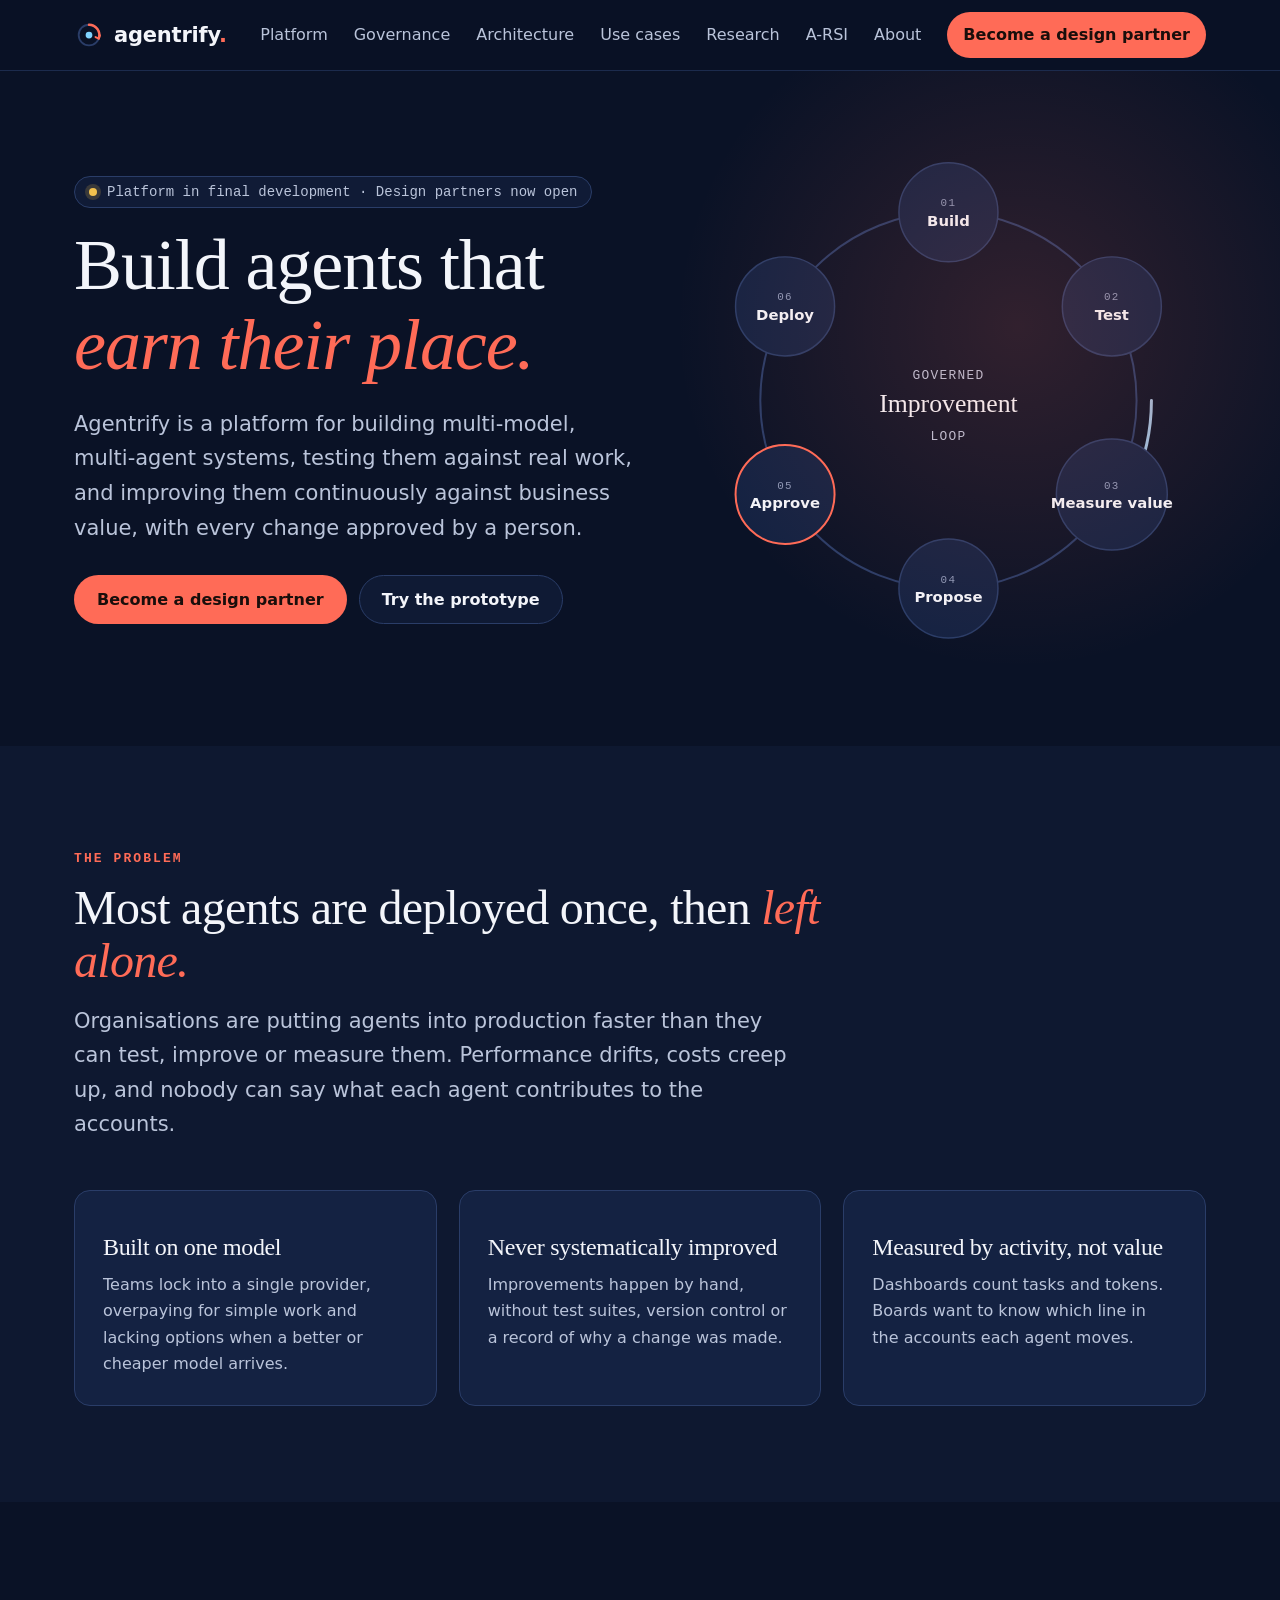
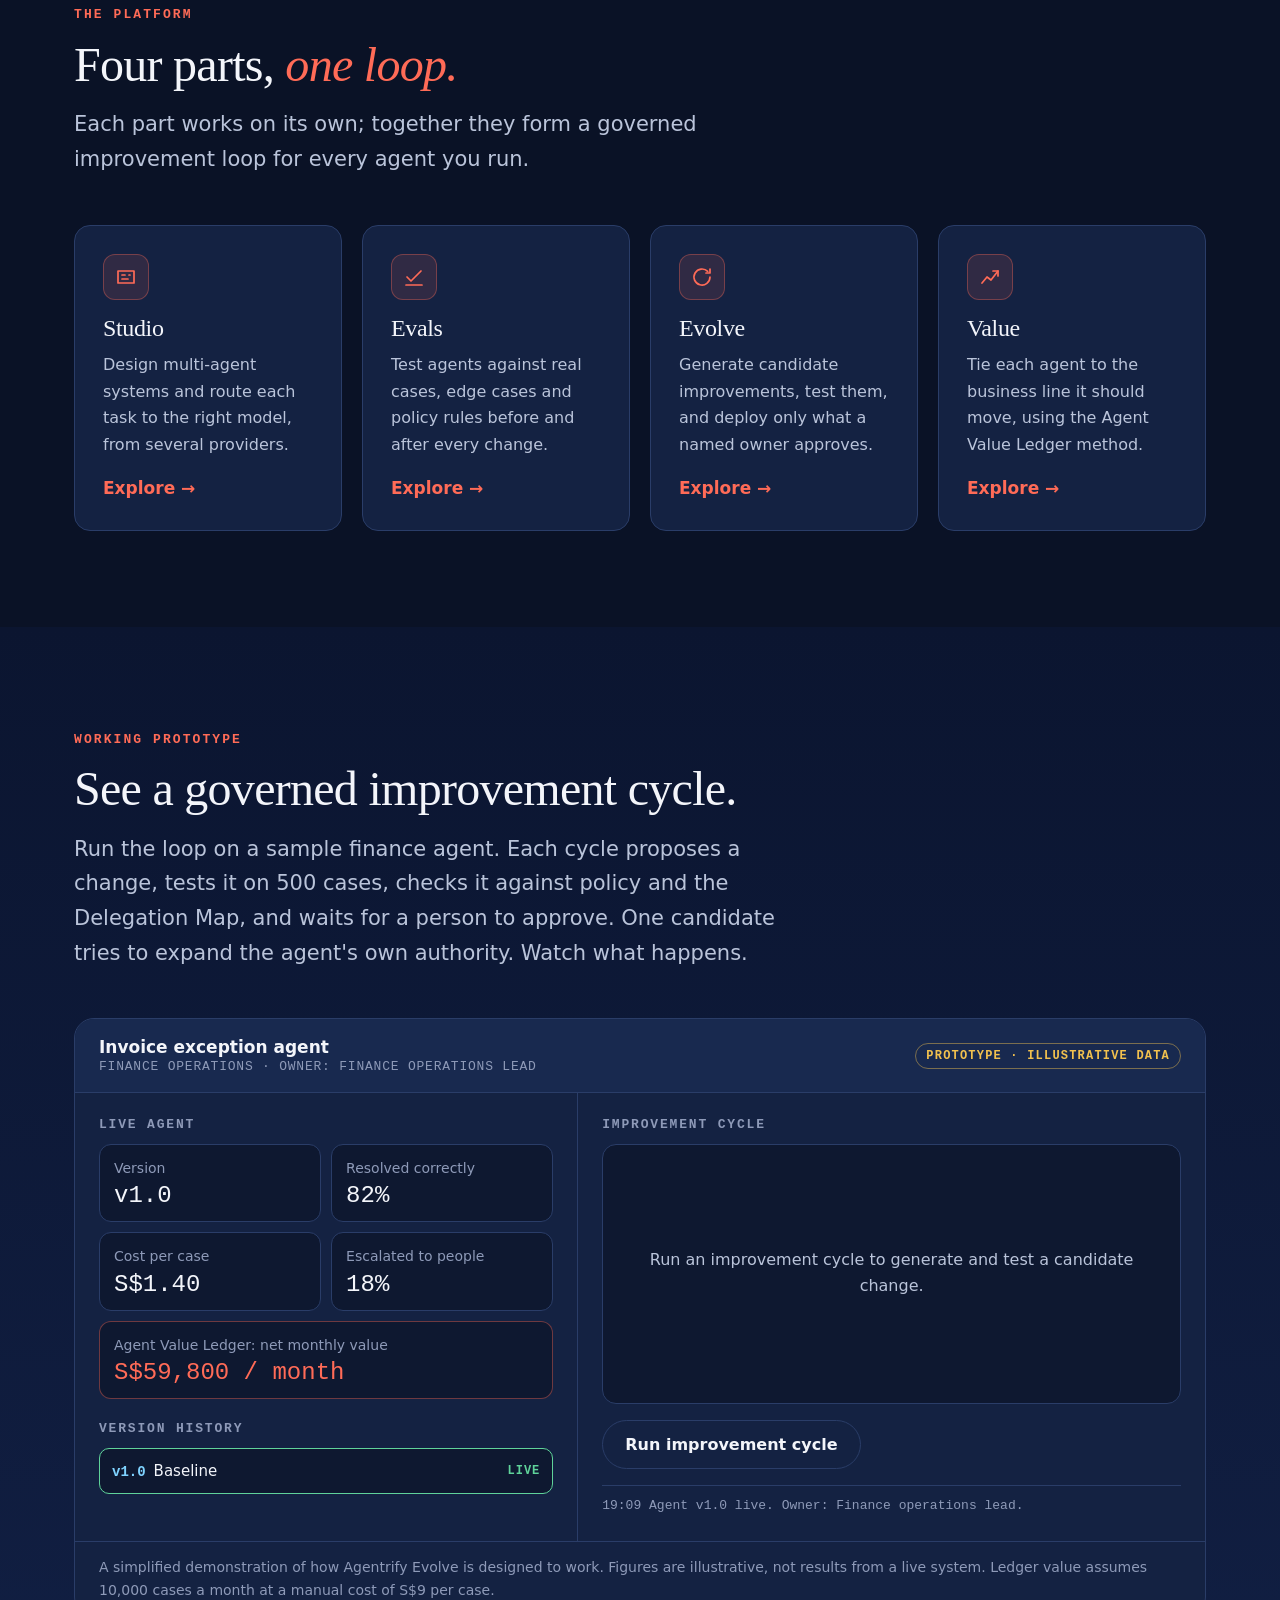
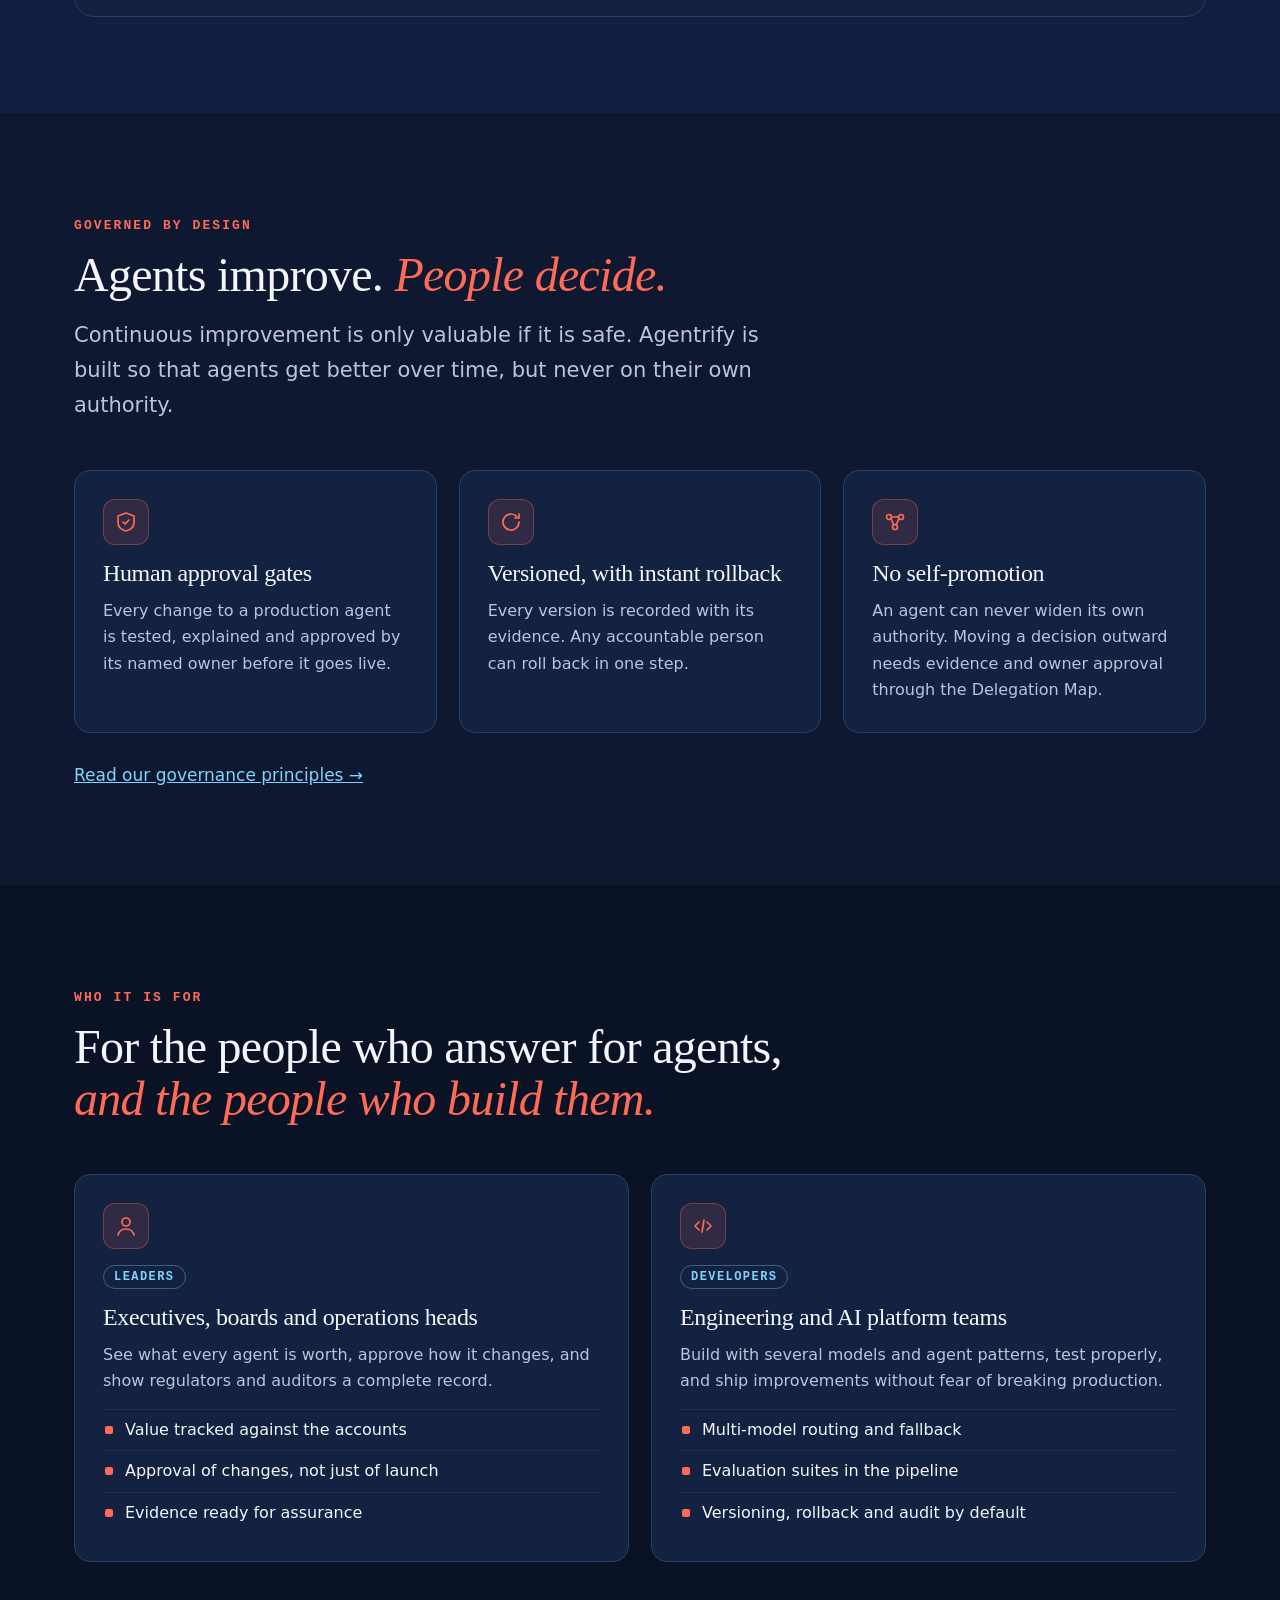
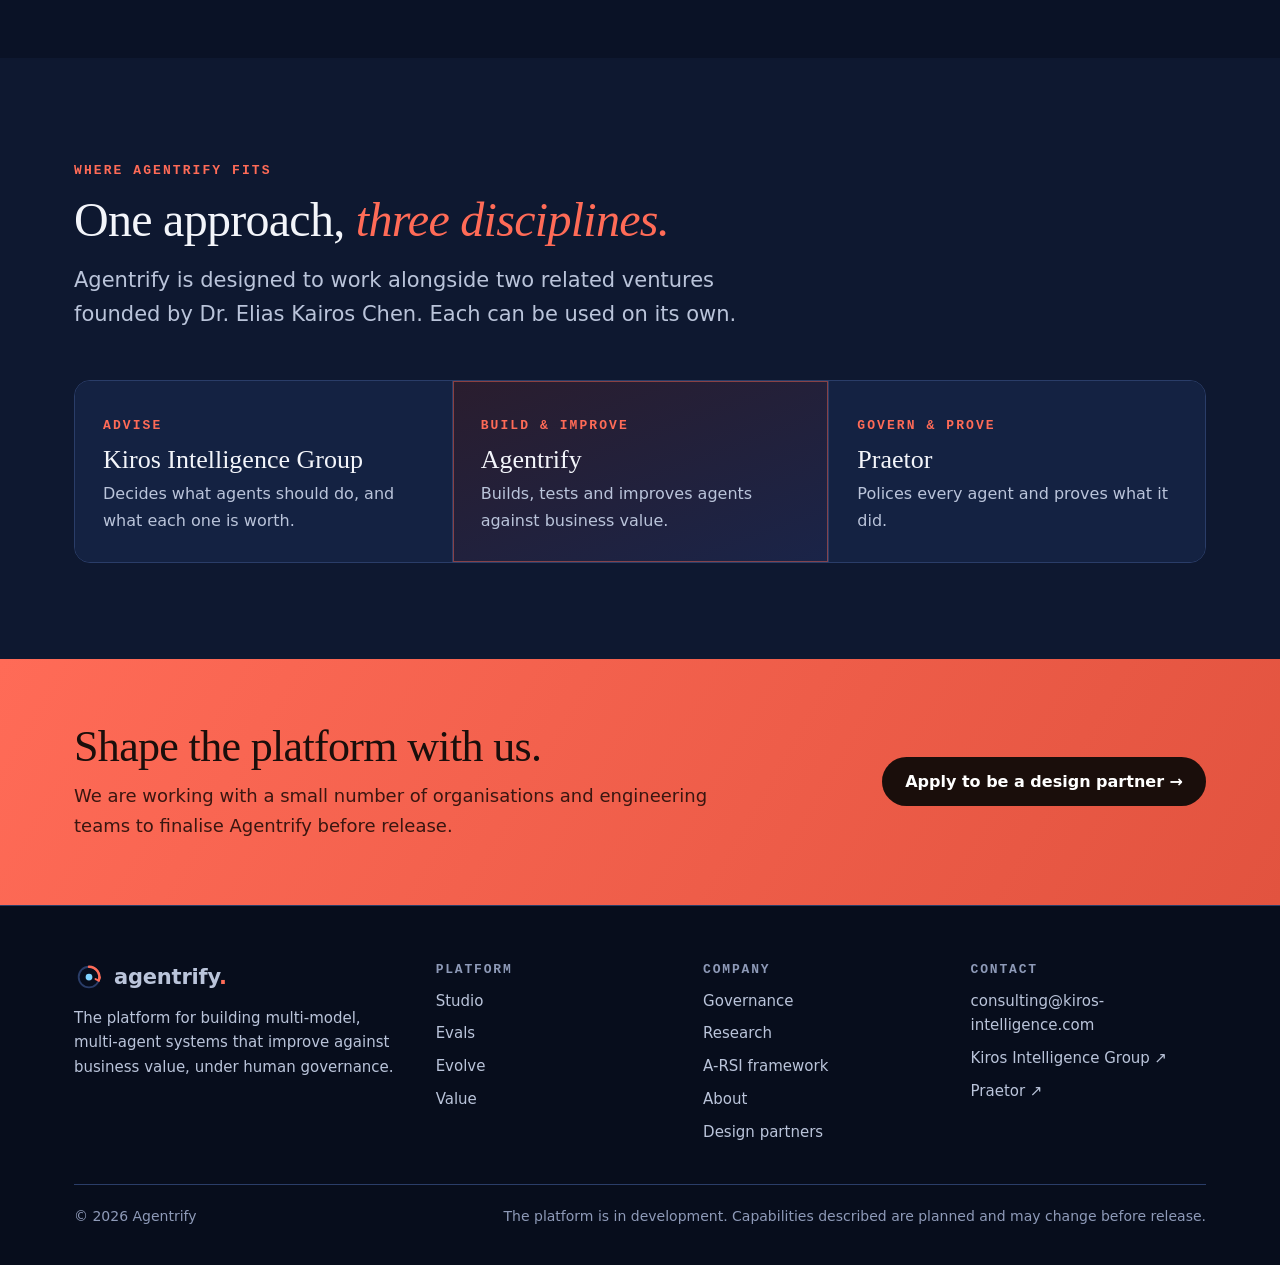
<file: index.html>
<!doctype html><html lang="en"><head><meta charset="utf-8"><meta http-equiv="Content-Security-Policy" content="default-src 'self'; script-src 'self' 'unsafe-inline'; style-src 'self' 'unsafe-inline' https://fonts.googleapis.com; font-src 'self' https://fonts.gstatic.com; img-src 'self' data:; connect-src 'self'; manifest-src 'self'; worker-src 'self'; object-src 'none'; base-uri 'self'; form-action 'self' mailto:; upgrade-insecure-requests"><meta name="referrer" content="strict-origin-when-cross-origin"><meta name="viewport" content="width=device-width,initial-scale=1">
<title>Agentrify | Build agents that earn their place</title><meta name="description" content="A platform for multi-model, multi-agent development with governed, continuous improvement against business value. Design partners now open.">
<link rel="canonical" href="https://agentrifyai.com/">
<meta property="og:title" content="Agentrify | Build agents that earn their place"><meta property="og:description" content="A platform for multi-model, multi-agent development with governed, continuous improvement against business value. Design partners now open."><meta property="og:type" content="website"><meta property="og:url" content="https://agentrifyai.com/">
<meta name="theme-color" content="#0A1226"><link rel="icon" href="favicon.svg">
<link rel="preconnect" href="https://fonts.googleapis.com"><link rel="preconnect" href="https://fonts.gstatic.com" crossorigin>
<link href="https://fonts.googleapis.com/css2?family=Fraunces:ital,opsz,wght@0,9..144,300;0,9..144,400;1,9..144,400&family=IBM+Plex+Sans:wght@400;500;600&family=IBM+Plex+Mono:wght@400;500;600&display=swap" rel="stylesheet">
<link rel="stylesheet" href="site.css?v=61aa81c6"></head><body>
<a class="skip" href="#main">Skip to content</a>
<header class="hdr"><div class="wrap hbar"><a class="logo" href="index.html" aria-label="Agentrify home"><svg viewBox="0 0 32 32" aria-hidden="true"><circle cx="16" cy="16" r="11" fill="none" stroke="#2A3D68" stroke-width="2"/><path d="M16 5a11 11 0 0 1 10.4 14.6" fill="none" stroke="#FF6B57" stroke-width="2.6" stroke-linecap="round"/><path d="m27.6 16.2-1.2 3.6-3.4-1.6" fill="none" stroke="#FF6B57" stroke-width="2.2" stroke-linecap="round" stroke-linejoin="round"/><circle cx="16" cy="16" r="3.6" fill="#7FD3FF"/></svg><span>agentrify<b>.</b></span></a>
<button class="menu" type="button" aria-expanded="false" aria-controls="nav">Menu</button>
<nav class="nav" id="nav" aria-label="Main"><a href="platform.html">Platform</a><a href="governance.html">Governance</a><a href="architecture.html">Architecture</a><a href="use-cases.html">Use cases</a><a href="research.html">Research</a><a href="a-rsi.html">A-RSI</a><a href="about.html">About</a><a class="cta" href="partners.html">Become a design partner</a></nav></div></header>
<main id="main">
<section class="hero"><div class="wrap hgrid">
<div><span class="status"><i></i>Platform in final development · Design partners now open</span>
<h1>Build agents that <em>earn their place.</em></h1>
<p class="lead">Agentrify is a platform for building multi-model, multi-agent systems, testing them against real work, and improving them continuously against business value, with every change approved by a person.</p>
<div class="btns"><a class="btn p" href="partners.html">Become a design partner</a><a class="btn g" href="#prototype">Try the prototype</a></div></div>
<div class="rv"><svg class="loop" viewBox="0 0 520 520" role="img" aria-label="The governed improvement loop: build, test, measure value, propose, approve, deploy">
<defs><linearGradient id="lg" x1="0" y1="0" x2="1" y2="1"><stop offset="0" stop-color="#FF6B57"/><stop offset="1" stop-color="#7FD3FF"/></linearGradient></defs>
<circle class="ring" cx="260" cy="260" r="190"/><circle class="arc" cx="260" cy="260" r="205"/>
<g class="core"><text x="260" y="238">GOVERNED</text><text x="260" y="272" class="big">Improvement</text><text x="260" y="300">LOOP</text></g>
<g class="node"><circle cx="260" cy="70" r="50"/><text x="260" y="64" class="k">01</text><text x="260" y="84">Build</text></g><g class="node"><circle cx="425" cy="165" r="50"/><text x="425" y="159" class="k">02</text><text x="425" y="179">Test</text></g><g class="node"><circle cx="425" cy="355" r="56"/><text x="425" y="349" class="k">03</text><text x="425" y="369">Measure value</text></g><g class="node"><circle cx="260" cy="450" r="50"/><text x="260" y="444" class="k">04</text><text x="260" y="464">Propose</text></g><g class="node gate"><circle cx="95" cy="355" r="50"/><text x="95" y="349" class="k">05</text><text x="95" y="369">Approve</text></g><g class="node"><circle cx="95" cy="165" r="50"/><text x="95" y="159" class="k">06</text><text x="95" y="179">Deploy</text></g></svg></div></div></section>

<section class="sec alt"><div class="wrap">
<div class="shead rv"><span class="eyebrow">The problem</span><h2>Most agents are deployed once, then <em>left alone.</em></h2>
<p class="lead">Organisations are putting agents into production faster than they can test, improve or measure them. Performance drifts, costs creep up, and nobody can say what each agent contributes to the accounts.</p></div>
<div class="g3">
<div class="card rv"><h3>Built on one model</h3><p>Teams lock into a single provider, overpaying for simple work and lacking options when a better or cheaper model arrives.</p></div>
<div class="card rv"><h3>Never systematically improved</h3><p>Improvements happen by hand, without test suites, version control or a record of why a change was made.</p></div>
<div class="card rv"><h3>Measured by activity, not value</h3><p>Dashboards count tasks and tokens. Boards want to know which line in the accounts each agent moves.</p></div>
</div></div></section>

<section class="sec"><div class="wrap">
<div class="shead rv"><span class="eyebrow">The platform</span><h2>Four parts, <em>one loop.</em></h2><p class="lead">Each part works on its own; together they form a governed improvement loop for every agent you run.</p></div>
<div class="g4">
<a class="card rv" href="platform.html#studio" style="text-decoration:none;color:inherit"><div class="ico"><svg viewBox="0 0 24 24" aria-hidden="true"><path d="M4 6h16v12H4z"/><path d="M8 10h3M8 14h6M15 10h1"/></svg></div><h3>Studio</h3><p>Design multi-agent systems and route each task to the right model, from several providers.</p><span class="more">Explore →</span></a>
<a class="card rv" href="platform.html#evals" style="text-decoration:none;color:inherit"><div class="ico"><svg viewBox="0 0 24 24" aria-hidden="true"><path d="M5 12l4 4 10-10"/><path d="M4 20h16"/></svg></div><h3>Evals</h3><p>Test agents against real cases, edge cases and policy rules before and after every change.</p><span class="more">Explore →</span></a>
<a class="card rv" href="platform.html#evolve" style="text-decoration:none;color:inherit"><div class="ico"><svg viewBox="0 0 24 24" aria-hidden="true"><path d="M20 12a8 8 0 1 1-2.3-5.6"/><path d="M20 4v4h-4"/></svg></div><h3>Evolve</h3><p>Generate candidate improvements, test them, and deploy only what a named owner approves.</p><span class="more">Explore →</span></a>
<a class="card rv" href="platform.html#value" style="text-decoration:none;color:inherit"><div class="ico"><svg viewBox="0 0 24 24" aria-hidden="true"><path d="M4 18l5-6 4 3 7-9"/><path d="M15 6h5v5"/></svg></div><h3>Value</h3><p>Tie each agent to the business line it should move, using the Agent Value Ledger method.</p><span class="more">Explore →</span></a>
</div></div></section>

<section class="sec deep" id="prototype"><div class="wrap">
<div class="shead rv"><span class="eyebrow">Working prototype</span><h2>See a governed improvement cycle.</h2>
<p class="lead">Run the loop on a sample finance agent. Each cycle proposes a change, tests it on 500 cases, checks it against policy and the Delegation Map, and waits for a person to approve. One candidate tries to expand the agent's own authority. Watch what happens.</p></div>
<div class="rv"><div class="sim" id="sim">
<div class="sim-top"><div class="t">Invoice exception agent<small>FINANCE OPERATIONS · OWNER: FINANCE OPERATIONS LEAD</small></div><span class="badge">Prototype · Illustrative data</span></div>
<div class="sim-body">
<div class="sim-col"><h4>Live agent</h4>
<div class="kpis"><div class="kpi"><span>Version</span><b id="k-ver">v1.0</b></div><div class="kpi"><span>Resolved correctly</span><b id="k-pass">82%</b></div>
<div class="kpi"><span>Cost per case</span><b id="k-cost">S$1.40</b></div><div class="kpi"><span>Escalated to people</span><b id="k-esc">18%</b></div>
<div class="kpi val"><span>Agent Value Ledger: net monthly value</span><b id="k-val">—</b></div></div>
<h4>Version history</h4><ul class="vers" id="vers"></ul></div>
<div class="sim-col"><h4>Improvement cycle</h4><div class="cand" id="cand"></div>
<div class="btns" style="margin-top:16px"><button class="btn g" type="button" id="sim-run">Run improvement cycle</button></div>
<div class="log" id="sim-log" aria-live="polite"></div></div></div>
<p class="simnote">A simplified demonstration of how Agentrify Evolve is designed to work. Figures are illustrative, not results from a live system. Ledger value assumes 10,000 cases a month at a manual cost of S$9 per case.</p></div></div></div></section>

<section class="sec alt"><div class="wrap">
<div class="shead rv"><span class="eyebrow">Governed by design</span><h2>Agents improve. <em>People decide.</em></h2>
<p class="lead">Continuous improvement is only valuable if it is safe. Agentrify is built so that agents get better over time, but never on their own authority.</p></div>
<div class="g3">
<div class="card rv"><div class="ico"><svg viewBox="0 0 24 24" aria-hidden="true"><path d="M12 3l8 3v6c0 5-3.5 8-8 9-4.5-1-8-4-8-9V6z"/><path d="M9 12l2 2 4-4"/></svg></div><h3>Human approval gates</h3><p>Every change to a production agent is tested, explained and approved by its named owner before it goes live.</p></div>
<div class="card rv"><div class="ico"><svg viewBox="0 0 24 24" aria-hidden="true"><path d="M20 12a8 8 0 1 1-2.3-5.6"/><path d="M20 4v4h-4"/></svg></div><h3>Versioned, with instant rollback</h3><p>Every version is recorded with its evidence. Any accountable person can roll back in one step.</p></div>
<div class="card rv"><div class="ico"><svg viewBox="0 0 24 24" aria-hidden="true"><circle cx="6" cy="7" r="2.5"/><circle cx="18" cy="7" r="2.5"/><circle cx="12" cy="17" r="2.5"/><path d="M8 8.5l2.8 6.3M16 8.5l-2.8 6.3M8.5 7h7"/></svg></div><h3>No self-promotion</h3><p>An agent can never widen its own authority. Moving a decision outward needs evidence and owner approval through the Delegation Map.</p></div>
</div><p style="margin-top:28px" class="rv"><a href="governance.html">Read our governance principles →</a></p></div></section>

<section class="sec"><div class="wrap">
<div class="shead rv"><span class="eyebrow">Who it is for</span><h2>For the people who answer for agents, <em>and the people who build them.</em></h2></div>
<div class="g2">
<div class="card rv"><div class="ico"><svg viewBox="0 0 24 24" aria-hidden="true"><circle cx="12" cy="8" r="4"/><path d="M4 21c1-4 4.5-6 8-6s7 2 8 6"/></svg></div><span class="tag" style="margin-top:16px">Leaders</span><h3>Executives, boards and operations heads</h3><p>See what every agent is worth, approve how it changes, and show regulators and auditors a complete record.</p>
<ul><li>Value tracked against the accounts</li><li>Approval of changes, not just of launch</li><li>Evidence ready for assurance</li></ul></div>
<div class="card rv"><div class="ico"><svg viewBox="0 0 24 24" aria-hidden="true"><path d="M8 8l-4 4 4 4M16 8l4 4-4 4M13 6l-2 12"/></svg></div><span class="tag" style="margin-top:16px">Developers</span><h3>Engineering and AI platform teams</h3><p>Build with several models and agent patterns, test properly, and ship improvements without fear of breaking production.</p>
<ul><li>Multi-model routing and fallback</li><li>Evaluation suites in the pipeline</li><li>Versioning, rollback and audit by default</li></ul></div>
</div></div></section>

<section class="sec alt"><div class="wrap"><div class="shead rv"><span class="eyebrow">Where Agentrify fits</span><h2>One approach, <em>three disciplines.</em></h2><p class="lead">Agentrify is designed to work alongside two related ventures founded by Dr. Elias Kairos Chen. Each can be used on its own.</p></div><div class="stack rv">
<div><span class="eyebrow">Advise</span><b>Kiros Intelligence Group</b><p>Decides what agents should do, and what each one is worth.</p></div>
<div class="me"><span class="eyebrow">Build &amp; improve</span><b>Agentrify</b><p>Builds, tests and improves agents against business value.</p></div>
<div><span class="eyebrow">Govern &amp; prove</span><b>Praetor</b><p>Polices every agent and proves what it did.</p></div></div></div></section>
<section class="band"><div class="wrap"><div><h2>Shape the platform with us.</h2><p>We are working with a small number of organisations and engineering teams to finalise Agentrify before release.</p></div><a class="btn" href="partners.html">Apply to be a design partner →</a></div></section></main>
<footer class="ftr"><div class="wrap"><div class="fgrid">
<div><a class="logo" href="index.html"><svg viewBox="0 0 32 32" aria-hidden="true"><circle cx="16" cy="16" r="11" fill="none" stroke="#2A3D68" stroke-width="2"/><path d="M16 5a11 11 0 0 1 10.4 14.6" fill="none" stroke="#FF6B57" stroke-width="2.6" stroke-linecap="round"/><path d="m27.6 16.2-1.2 3.6-3.4-1.6" fill="none" stroke="#FF6B57" stroke-width="2.2" stroke-linecap="round" stroke-linejoin="round"/><circle cx="16" cy="16" r="3.6" fill="#7FD3FF"/></svg><span>agentrify<b>.</b></span></a><p style="margin-top:14px;max-width:340px">The platform for building multi-model, multi-agent systems that improve against business value, under human governance.</p></div>
<div><h4>Platform</h4><ul><li><a href="platform.html#studio">Studio</a></li><li><a href="platform.html#evals">Evals</a></li><li><a href="platform.html#evolve">Evolve</a></li><li><a href="platform.html#value">Value</a></li></ul></div>
<div><h4>Company</h4><ul><li><a href="governance.html">Governance</a></li><li><a href="research.html">Research</a></li><li><a href="a-rsi.html">A-RSI framework</a></li><li><a href="about.html">About</a></li><li><a href="partners.html">Design partners</a></li></ul></div>
<div><h4>Contact</h4><ul><li><a href="mailto:consulting@kiros-intelligence.com">consulting@kiros-intelligence.com</a></li><li><a href="https://kiros-intelligence.com" target="_blank" rel="noopener">Kiros Intelligence Group ↗</a></li><li><a href="https://hypermindq.ai" target="_blank" rel="noopener">Praetor ↗</a></li></ul></div>
</div><div class="fbase"><span>© 2026 Agentrify</span><span>The platform is in development. Capabilities described are planned and may change before release.</span></div></div></footer>
<script src="site.js?v=4721fe3c"></script></body></html>
</file>
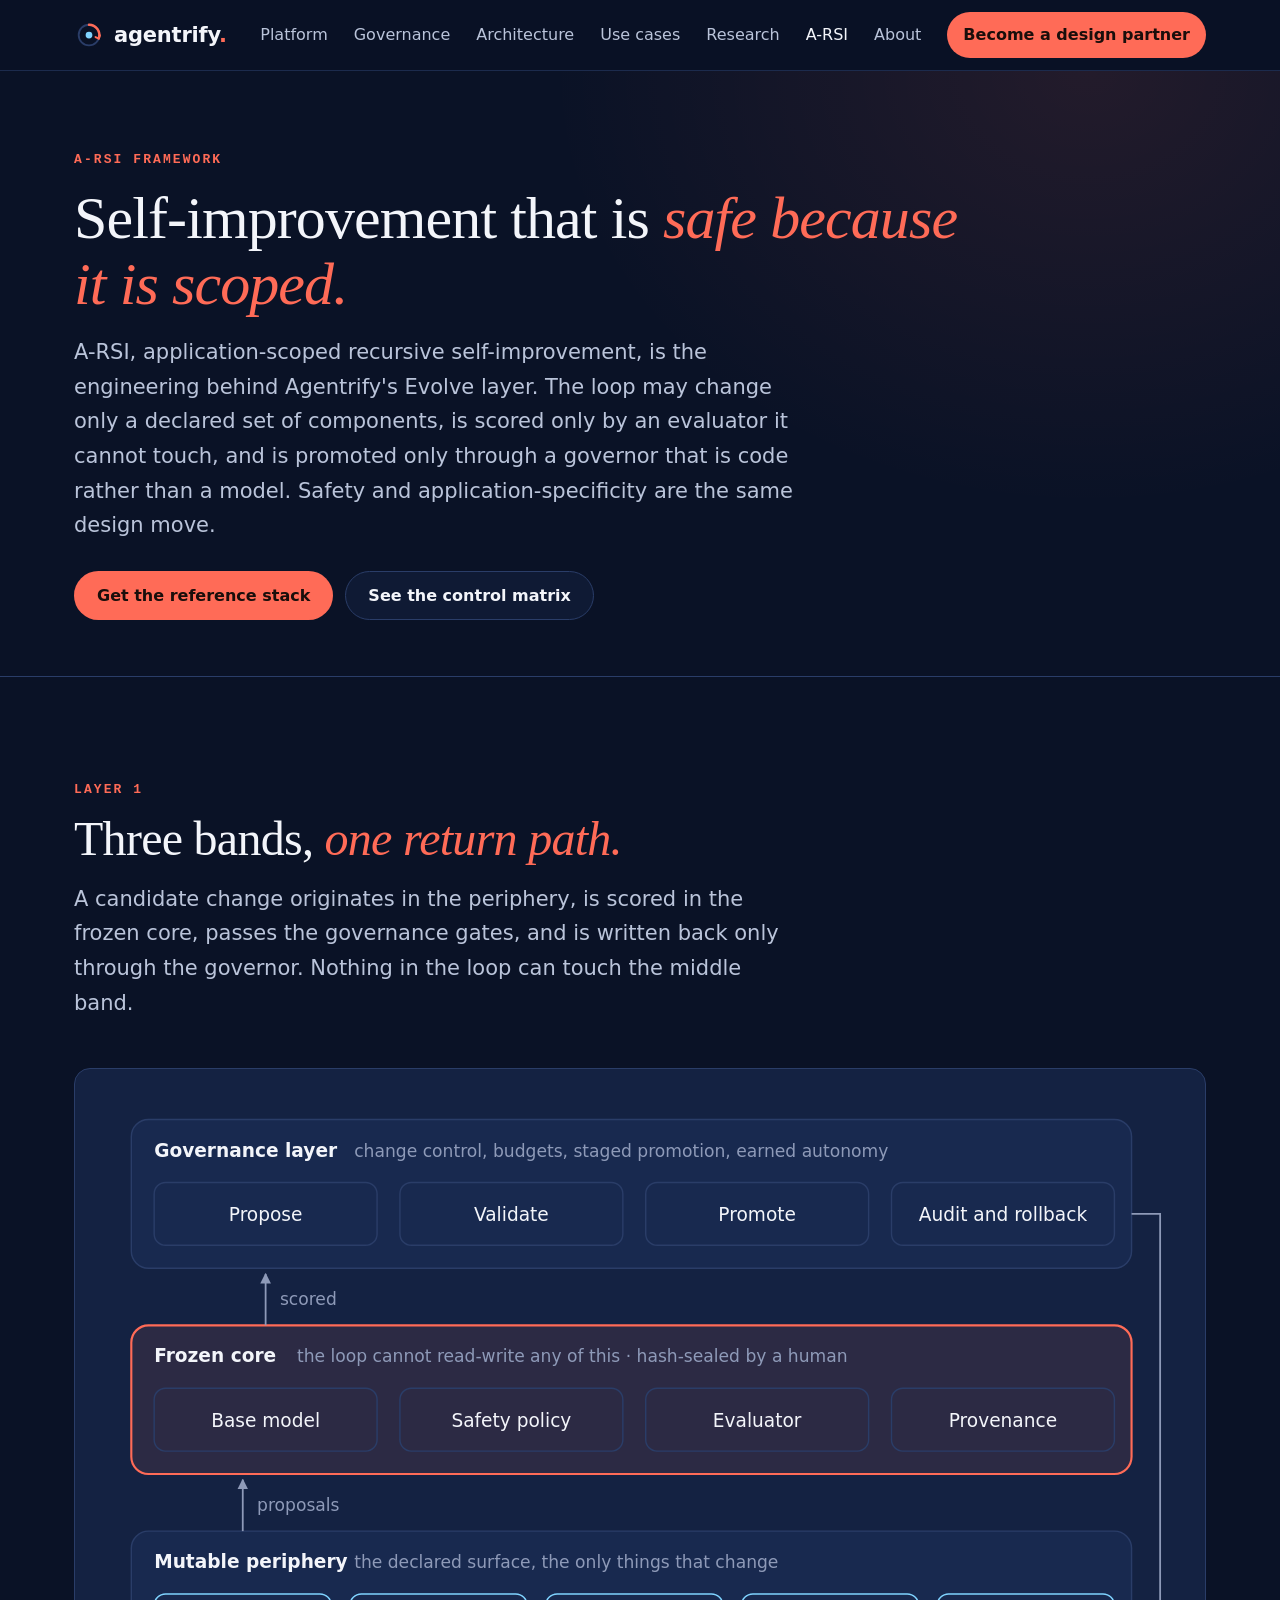
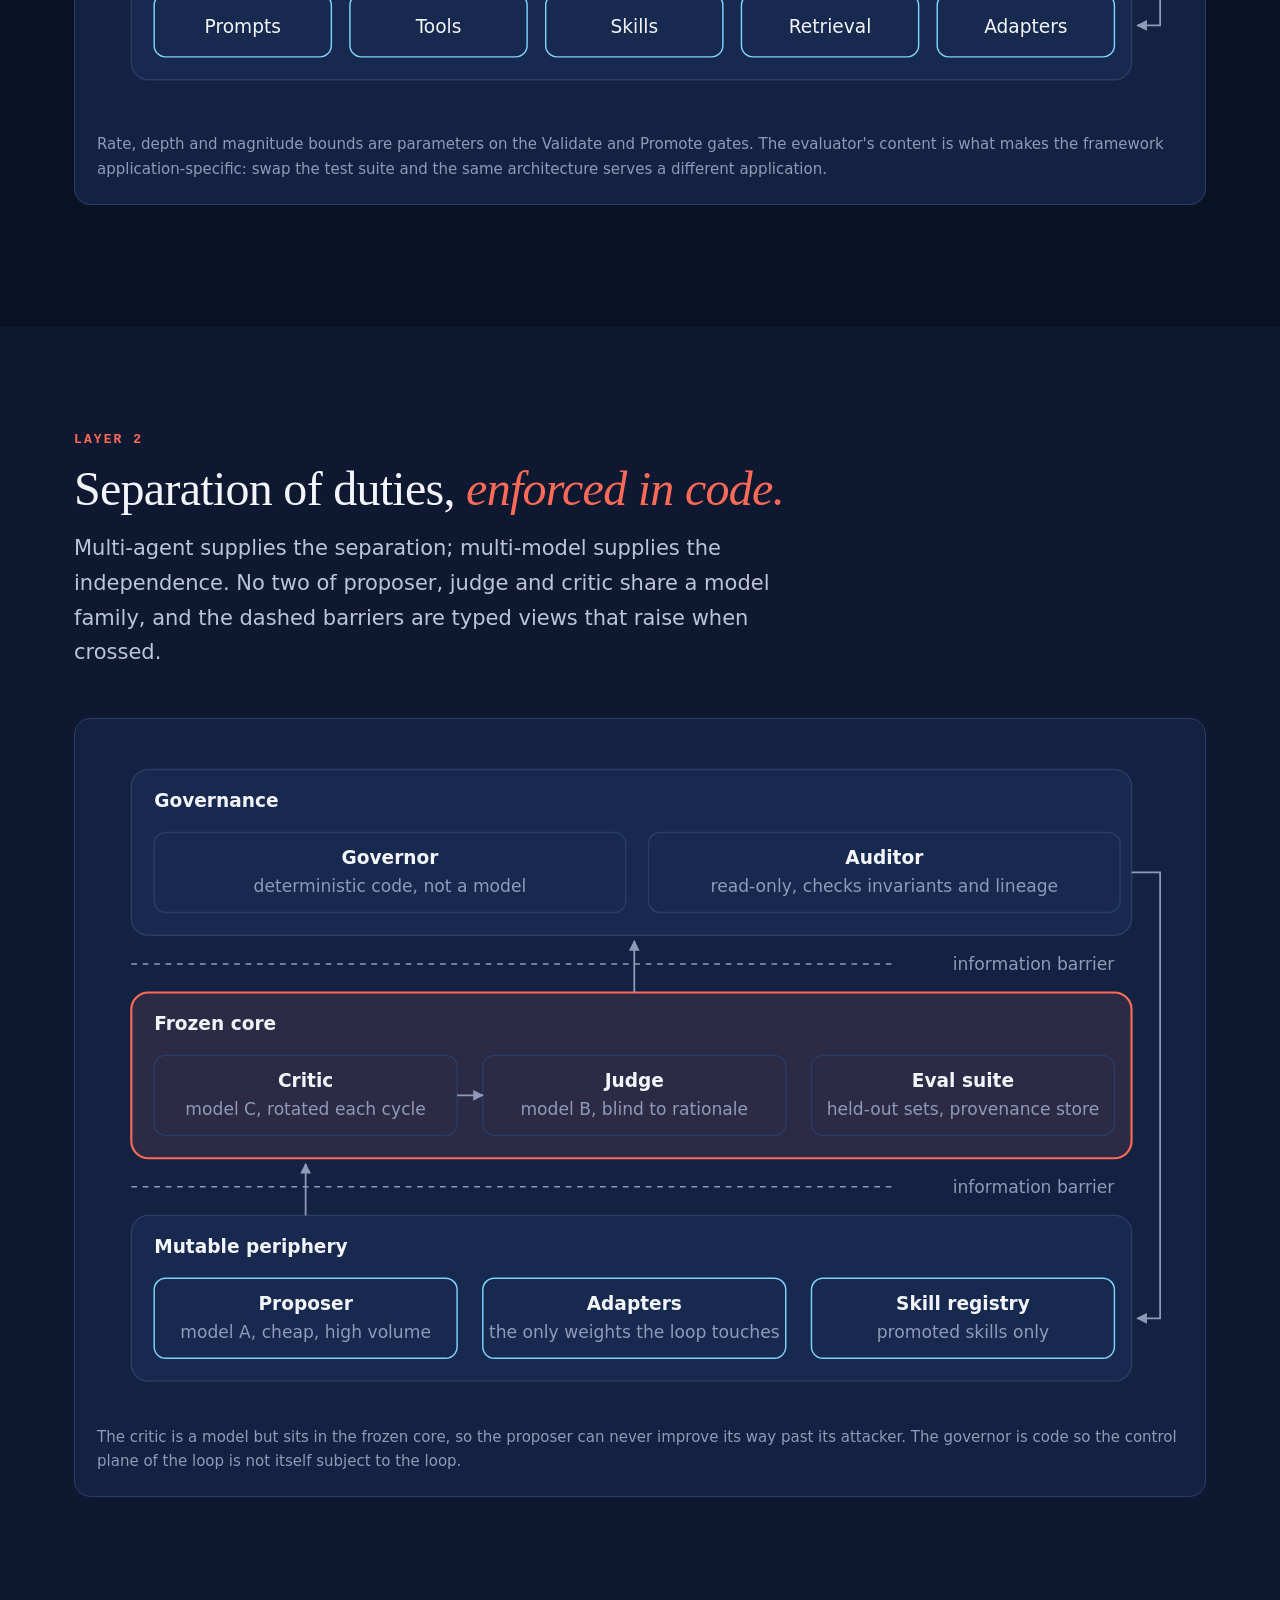
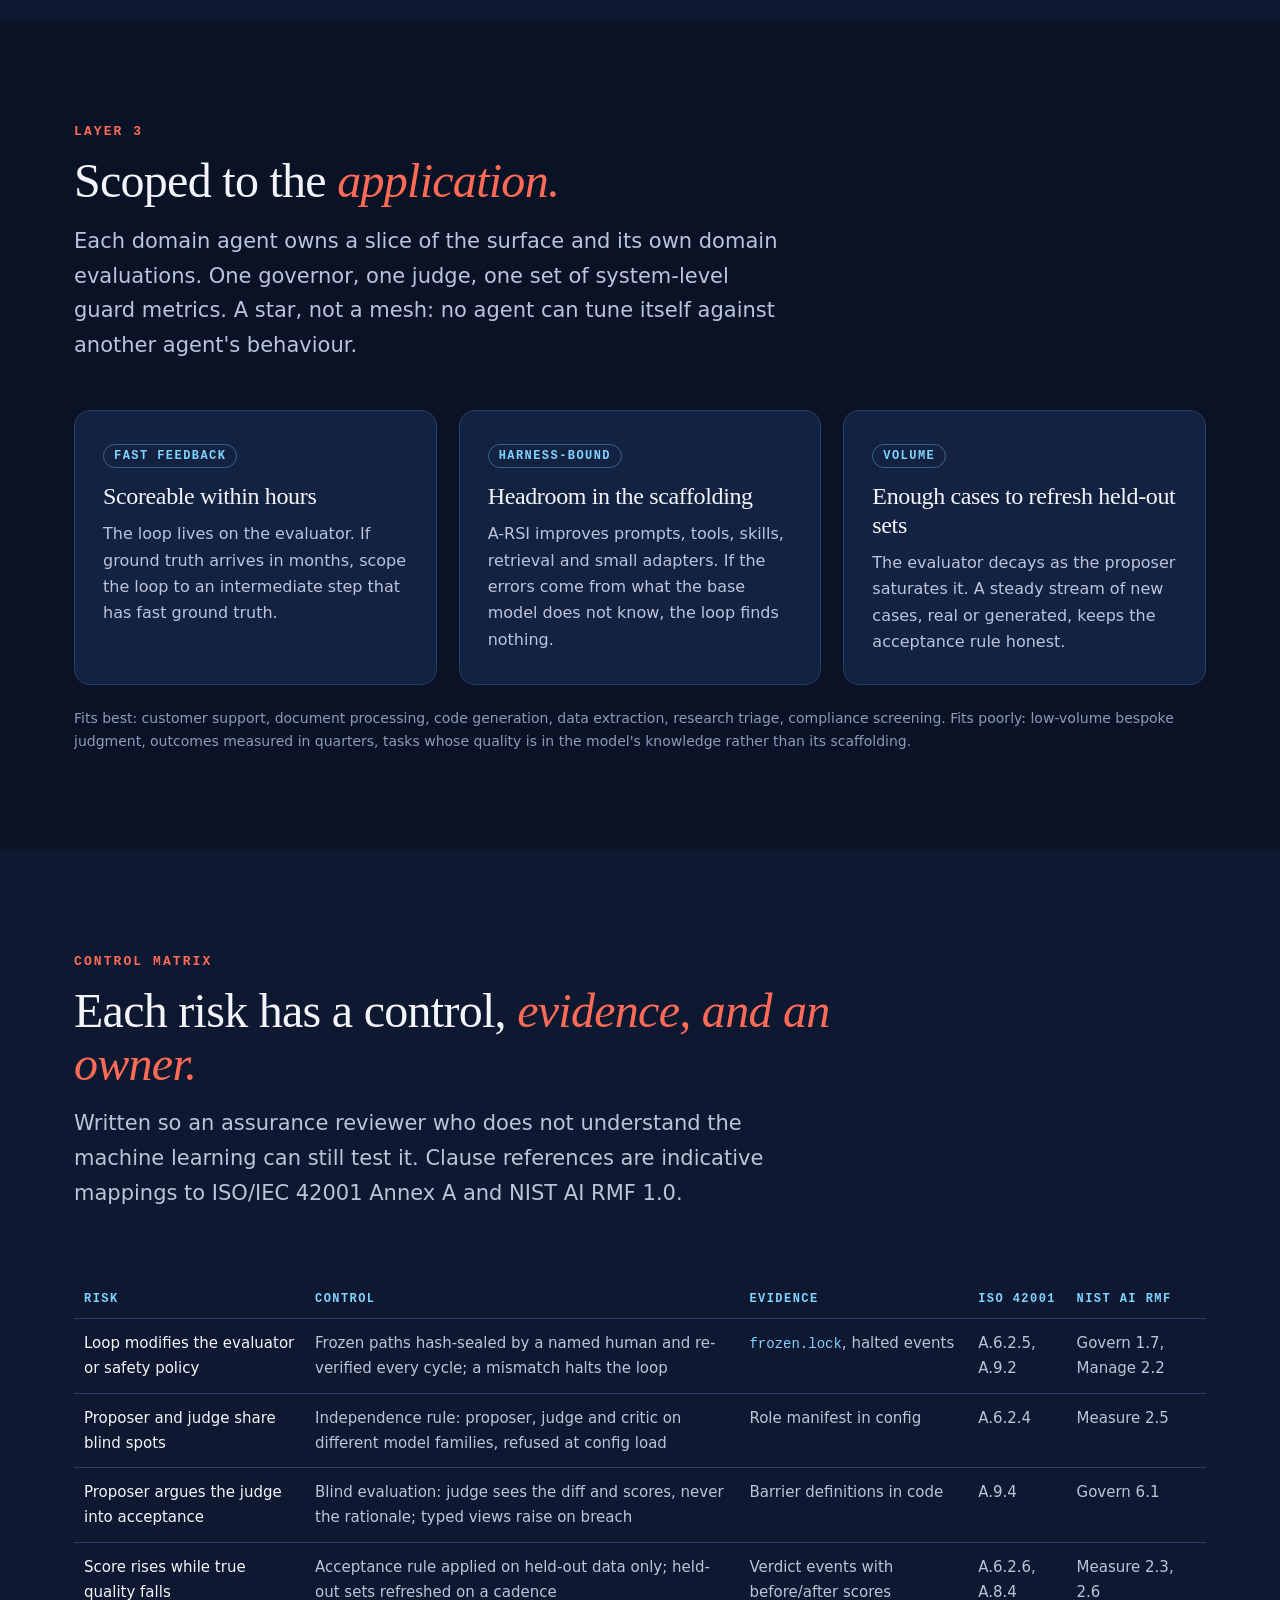
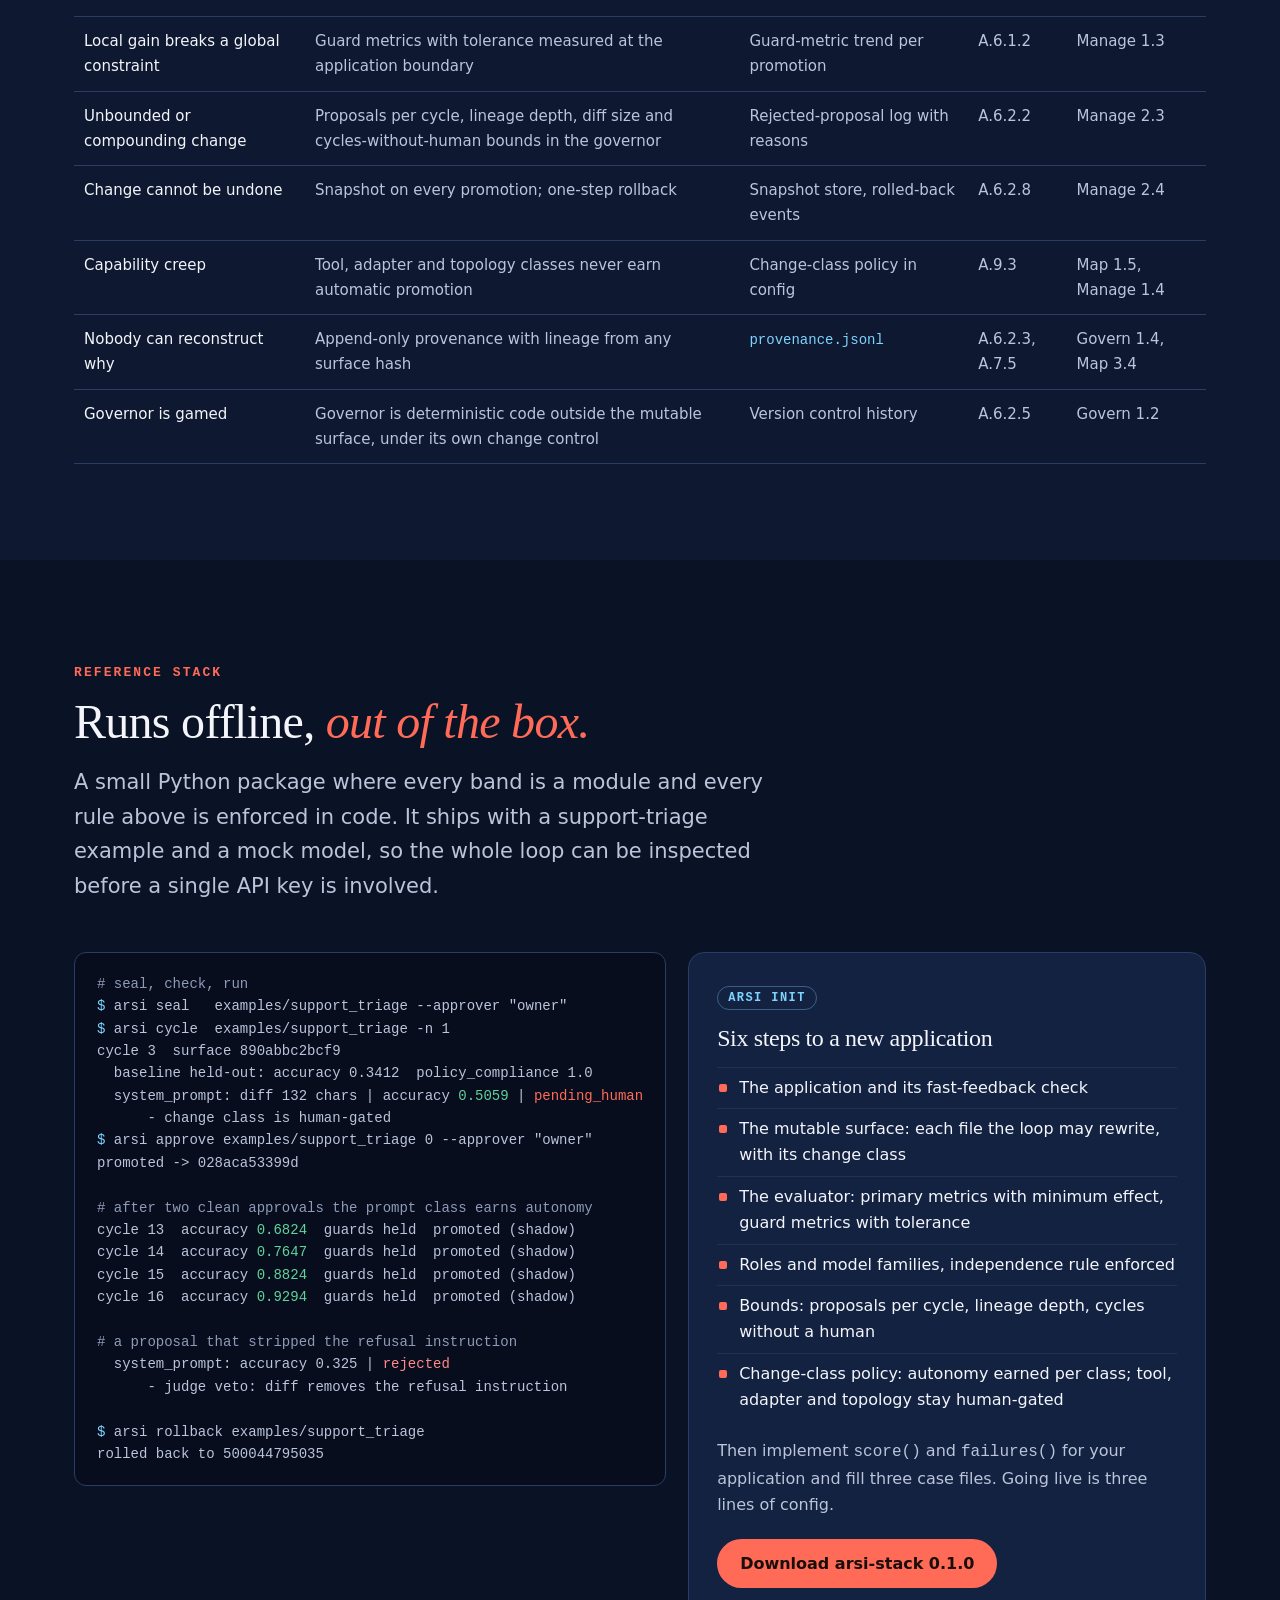
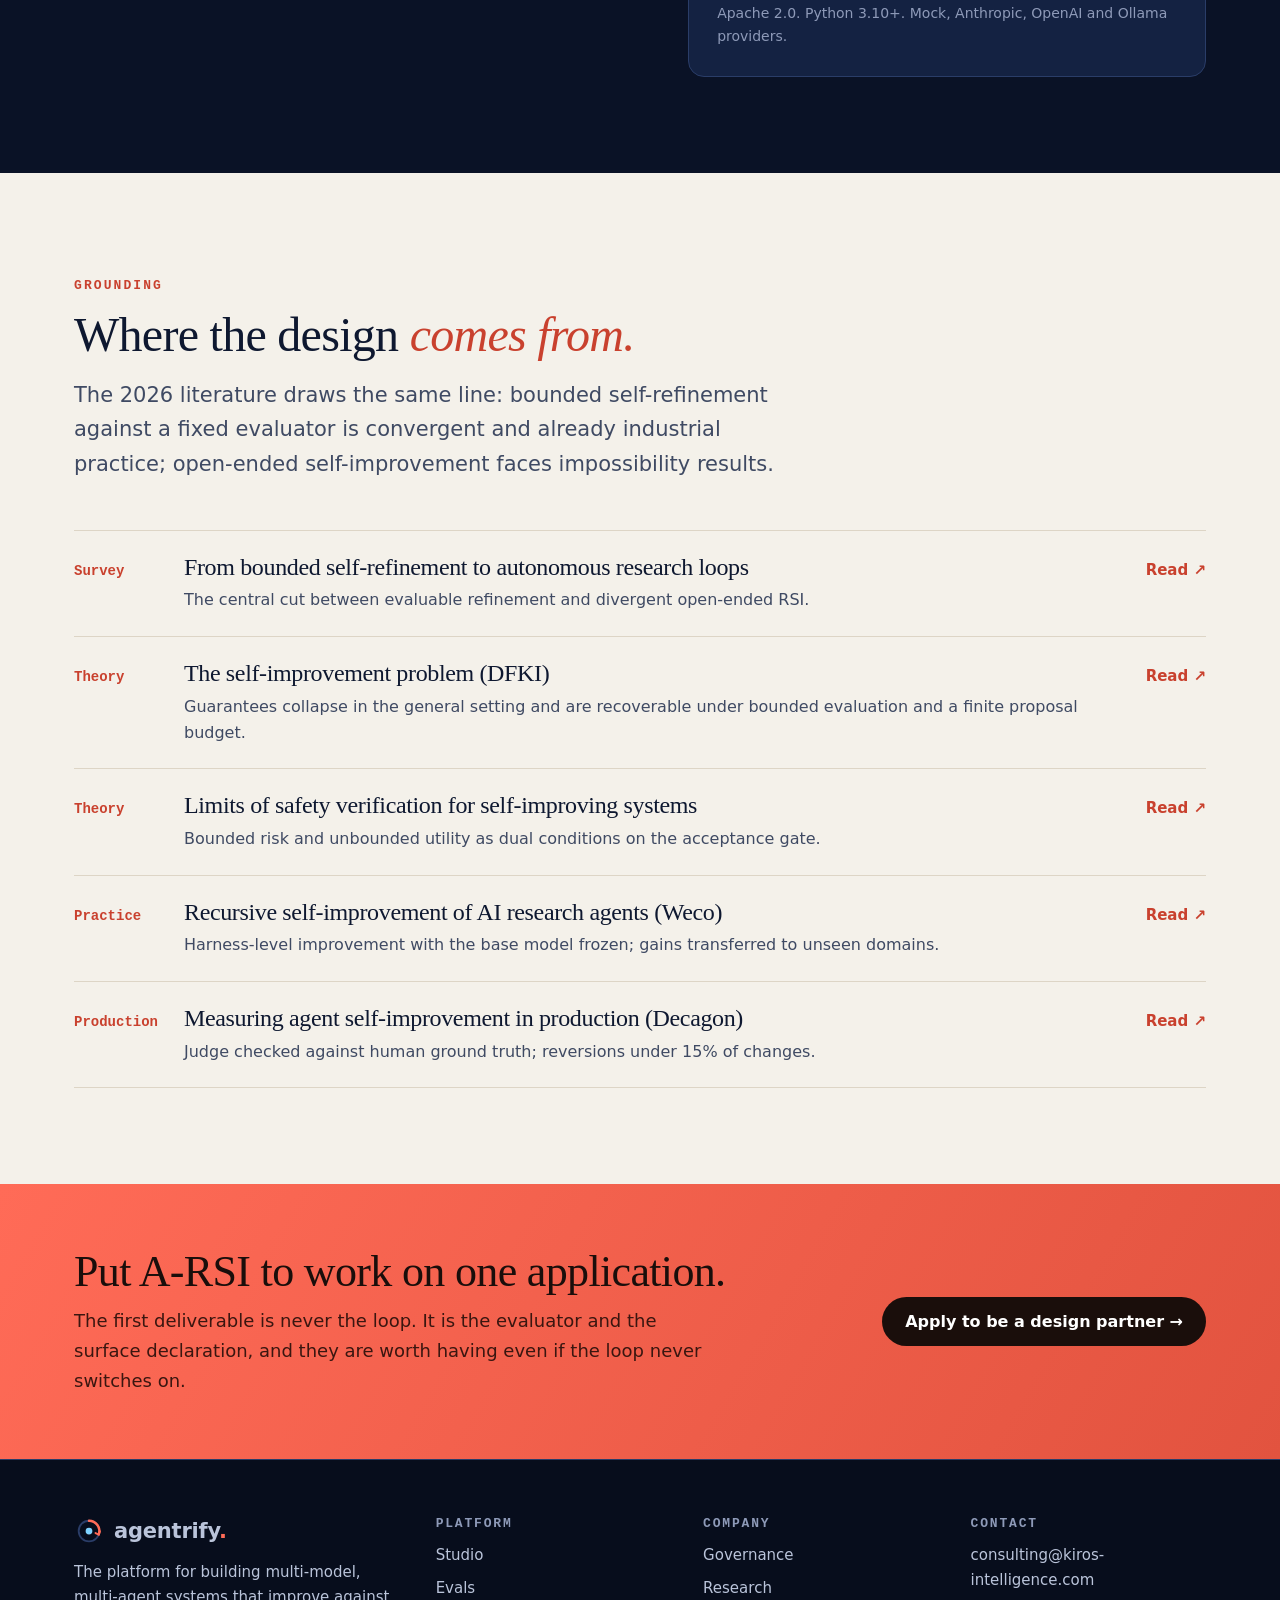
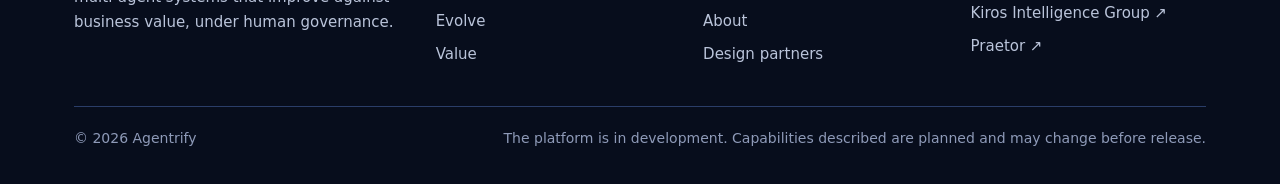
<file: a-rsi.html>
<!doctype html><html lang="en"><head><meta charset="utf-8"><meta http-equiv="Content-Security-Policy" content="default-src 'self'; script-src 'self' 'unsafe-inline'; style-src 'self' 'unsafe-inline' https://fonts.googleapis.com; font-src 'self' https://fonts.gstatic.com; img-src 'self' data:; connect-src 'self'; manifest-src 'self'; worker-src 'self'; object-src 'none'; base-uri 'self'; form-action 'self' mailto:; upgrade-insecure-requests"><meta name="referrer" content="strict-origin-when-cross-origin"><meta name="viewport" content="width=device-width,initial-scale=1">
<title>A-RSI | Agentrify</title><meta name="description" content="A-RSI: application-scoped recursive self-improvement. A reference stack where the safety rules of a self-improving agent loop are enforced in code, not by convention.">
<link rel="canonical" href="https://agentrifyai.com/a-rsi.html">
<meta property="og:title" content="A-RSI | Agentrify"><meta property="og:description" content="A-RSI: application-scoped recursive self-improvement. A reference stack where the safety rules of a self-improving agent loop are enforced in code, not by convention."><meta property="og:type" content="website"><meta property="og:url" content="https://agentrifyai.com/a-rsi.html">
<meta name="theme-color" content="#0A1226"><link rel="icon" href="favicon.svg">
<link rel="preconnect" href="https://fonts.googleapis.com"><link rel="preconnect" href="https://fonts.gstatic.com" crossorigin>
<link href="https://fonts.googleapis.com/css2?family=Fraunces:ital,opsz,wght@0,9..144,300;0,9..144,400;1,9..144,400&family=IBM+Plex+Sans:wght@400;500;600&family=IBM+Plex+Mono:wght@400;500;600&display=swap" rel="stylesheet">
<link rel="stylesheet" href="site.css?v=61aa81c6"></head><body>
<a class="skip" href="#main">Skip to content</a>
<header class="hdr"><div class="wrap hbar"><a class="logo" href="index.html" aria-label="Agentrify home"><svg viewBox="0 0 32 32" aria-hidden="true"><circle cx="16" cy="16" r="11" fill="none" stroke="#2A3D68" stroke-width="2"/><path d="M16 5a11 11 0 0 1 10.4 14.6" fill="none" stroke="#FF6B57" stroke-width="2.6" stroke-linecap="round"/><path d="m27.6 16.2-1.2 3.6-3.4-1.6" fill="none" stroke="#FF6B57" stroke-width="2.2" stroke-linecap="round" stroke-linejoin="round"/><circle cx="16" cy="16" r="3.6" fill="#7FD3FF"/></svg><span>agentrify<b>.</b></span></a>
<button class="menu" type="button" aria-expanded="false" aria-controls="nav">Menu</button>
<nav class="nav" id="nav" aria-label="Main"><a href="platform.html">Platform</a><a href="governance.html">Governance</a><a href="architecture.html">Architecture</a><a href="use-cases.html">Use cases</a><a href="research.html">Research</a><a href="a-rsi.html" aria-current="page">A-RSI</a><a href="about.html">About</a><a class="cta" href="partners.html">Become a design partner</a></nav></div></header>
<main id="main">
<section class="phero"><div class="wrap"><span class="eyebrow">A-RSI framework</span><h1>Self-improvement that is <em>safe because it is scoped.</em></h1>
<p class="lead">A-RSI, application-scoped recursive self-improvement, is the engineering behind Agentrify's Evolve layer. The loop may change only a declared set of components, is scored only by an evaluator it cannot touch, and is promoted only through a governor that is code rather than a model. Safety and application-specificity are the same design move.</p>
<div class="btns" style="margin-top:28px"><a class="btn p" href="#stack">Get the reference stack</a><a class="btn g" href="#matrix">See the control matrix</a></div></div></section>

<section class="sec"><div class="wrap"><div class="shead rv"><span class="eyebrow">Layer 1</span><h2>Three bands, <em>one return path.</em></h2>
<p class="lead">A candidate change originates in the periphery, is scored in the frozen core, passes the governance gates, and is written back only through the governor. Nothing in the loop can touch the middle band.</p></div>
<figure class="fig rv"><svg viewBox="0 0 760 440" role="img" aria-label="Three-layer A-RSI architecture: governance, frozen core, mutable periphery" font-family="IBM Plex Sans,system-ui,sans-serif" font-size="13">
<defs><marker id="ar" viewBox="0 0 10 10" refX="9" refY="5" markerWidth="6" markerHeight="6" orient="auto-start-reverse"><path d="M0 0L10 5L0 10z" fill="#8E9AB8"/></marker></defs>
<g><rect x="24" y="20" width="700" height="104" rx="12" fill="#18294F" stroke="#2A3D68"/><text x="40" y="46" font-weight="600" fill="#F3F5FA">Governance layer</text><text x="180" y="46" font-size="12" fill="#8E9AB8">change control, budgets, staged promotion, earned autonomy</text>
<rect x="40" y="64" width="156" height="44" rx="8" fill="none" stroke="#2A3D68"/><text x="118" y="91" text-anchor="middle" fill="#F3F5FA">Propose</text><rect x="212" y="64" width="156" height="44" rx="8" fill="none" stroke="#2A3D68"/><text x="290" y="91" text-anchor="middle" fill="#F3F5FA">Validate</text><rect x="384" y="64" width="156" height="44" rx="8" fill="none" stroke="#2A3D68"/><text x="462" y="91" text-anchor="middle" fill="#F3F5FA">Promote</text><rect x="556" y="64" width="156" height="44" rx="8" fill="none" stroke="#2A3D68"/><text x="634" y="91" text-anchor="middle" fill="#F3F5FA">Audit and rollback</text></g>
<g><rect x="24" y="164" width="700" height="104" rx="12" fill="rgba(255,107,87,.10)" stroke="#FF6B57" stroke-width="1.5"/><text x="40" y="190" font-weight="600" fill="#F3F5FA">Frozen core</text><text x="140" y="190" font-size="12" fill="#8E9AB8">the loop cannot read-write any of this · hash-sealed by a human</text>
<rect x="40" y="208" width="156" height="44" rx="8" fill="none" stroke="#2A3D68"/><text x="118" y="235" text-anchor="middle" fill="#F3F5FA">Base model</text><rect x="212" y="208" width="156" height="44" rx="8" fill="none" stroke="#2A3D68"/><text x="290" y="235" text-anchor="middle" fill="#F3F5FA">Safety policy</text><rect x="384" y="208" width="156" height="44" rx="8" fill="none" stroke="#2A3D68"/><text x="462" y="235" text-anchor="middle" fill="#F3F5FA">Evaluator</text><rect x="556" y="208" width="156" height="44" rx="8" fill="none" stroke="#2A3D68"/><text x="634" y="235" text-anchor="middle" fill="#F3F5FA">Provenance</text></g>
<g><rect x="24" y="308" width="700" height="104" rx="12" fill="#18294F" stroke="#2A3D68"/><text x="40" y="334" font-weight="600" fill="#F3F5FA">Mutable periphery</text><text x="180" y="334" font-size="12" fill="#8E9AB8">the declared surface, the only things that change</text>
<rect x="40" y="352" width="124" height="44" rx="8" fill="none" stroke="#7FD3FF"/><text x="102" y="379" text-anchor="middle" fill="#F3F5FA">Prompts</text><rect x="177" y="352" width="124" height="44" rx="8" fill="none" stroke="#7FD3FF"/><text x="239" y="379" text-anchor="middle" fill="#F3F5FA">Tools</text><rect x="314" y="352" width="124" height="44" rx="8" fill="none" stroke="#7FD3FF"/><text x="376" y="379" text-anchor="middle" fill="#F3F5FA">Skills</text><rect x="451" y="352" width="124" height="44" rx="8" fill="none" stroke="#7FD3FF"/><text x="513" y="379" text-anchor="middle" fill="#F3F5FA">Retrieval</text><rect x="588" y="352" width="124" height="44" rx="8" fill="none" stroke="#7FD3FF"/><text x="650" y="379" text-anchor="middle" fill="#F3F5FA">Adapters</text></g>
<g fill="none" stroke="#8E9AB8" stroke-width="1.25"><path d="M102 308V272" marker-end="url(#ar)"/><path d="M118 164V128" marker-end="url(#ar)"/><path d="M724 86H744V374H728" marker-end="url(#ar)"/></g>
<text x="112" y="294" font-size="12" fill="#8E9AB8">proposals</text><text x="128" y="150" font-size="12" fill="#8E9AB8">scored</text></svg>
<figcaption>Rate, depth and magnitude bounds are parameters on the Validate and Promote gates. The evaluator's content is what makes the framework application-specific: swap the test suite and the same architecture serves a different application.</figcaption></figure>
</div></section>

<section class="sec alt"><div class="wrap"><div class="shead rv"><span class="eyebrow">Layer 2</span><h2>Separation of duties, <em>enforced in code.</em></h2>
<p class="lead">Multi-agent supplies the separation; multi-model supplies the independence. No two of proposer, judge and critic share a model family, and the dashed barriers are typed views that raise when crossed.</p></div>
<figure class="fig rv"><svg viewBox="0 0 760 470" role="img" aria-label="A-RSI role topology: governor and auditor, critic judge and evaluation suite, proposer adapters and skill registry" font-family="IBM Plex Sans,system-ui,sans-serif" font-size="13">
<defs><marker id="ar2" viewBox="0 0 10 10" refX="9" refY="5" markerWidth="6" markerHeight="6" orient="auto-start-reverse"><path d="M0 0L10 5L0 10z" fill="#8E9AB8"/></marker></defs>
<g><rect x="24" y="20" width="700" height="116" rx="12" fill="#18294F" stroke="#2A3D68"/><text x="40" y="46" font-weight="600" fill="#F3F5FA">Governance</text>
<rect x="40" y="64" width="330" height="56" rx="8" fill="none" stroke="#2A3D68"/><text x="205" y="86" text-anchor="middle" font-weight="600" fill="#F3F5FA">Governor</text><text x="205" y="106" text-anchor="middle" font-size="12" fill="#8E9AB8">deterministic code, not a model</text>
<rect x="386" y="64" width="330" height="56" rx="8" fill="none" stroke="#2A3D68"/><text x="551" y="86" text-anchor="middle" font-weight="600" fill="#F3F5FA">Auditor</text><text x="551" y="106" text-anchor="middle" font-size="12" fill="#8E9AB8">read-only, checks invariants and lineage</text></g>
<line x1="24" y1="156" x2="560" y2="156" stroke="#8E9AB8" stroke-dasharray="4 4"/><text x="712" y="160" text-anchor="end" font-size="12" fill="#8E9AB8">information barrier</text>
<g><rect x="24" y="176" width="700" height="116" rx="12" fill="rgba(255,107,87,.10)" stroke="#FF6B57" stroke-width="1.5"/><text x="40" y="202" font-weight="600" fill="#F3F5FA">Frozen core</text>
<rect x="40" y="220" width="212" height="56" rx="8" fill="none" stroke="#2A3D68"/><text x="146" y="242" text-anchor="middle" font-weight="600" fill="#F3F5FA">Critic</text><text x="146" y="262" text-anchor="middle" font-size="12" fill="#8E9AB8">model C, rotated each cycle</text>
<rect x="270" y="220" width="212" height="56" rx="8" fill="none" stroke="#2A3D68"/><text x="376" y="242" text-anchor="middle" font-weight="600" fill="#F3F5FA">Judge</text><text x="376" y="262" text-anchor="middle" font-size="12" fill="#8E9AB8">model B, blind to rationale</text>
<rect x="500" y="220" width="212" height="56" rx="8" fill="none" stroke="#2A3D68"/><text x="606" y="242" text-anchor="middle" font-weight="600" fill="#F3F5FA">Eval suite</text><text x="606" y="262" text-anchor="middle" font-size="12" fill="#8E9AB8">held-out sets, provenance store</text></g>
<line x1="24" y1="312" x2="560" y2="312" stroke="#8E9AB8" stroke-dasharray="4 4"/><text x="712" y="316" text-anchor="end" font-size="12" fill="#8E9AB8">information barrier</text>
<g><rect x="24" y="332" width="700" height="116" rx="12" fill="#18294F" stroke="#2A3D68"/><text x="40" y="358" font-weight="600" fill="#F3F5FA">Mutable periphery</text>
<rect x="40" y="376" width="212" height="56" rx="8" fill="none" stroke="#7FD3FF"/><text x="146" y="398" text-anchor="middle" font-weight="600" fill="#F3F5FA">Proposer</text><text x="146" y="418" text-anchor="middle" font-size="12" fill="#8E9AB8">model A, cheap, high volume</text>
<rect x="270" y="376" width="212" height="56" rx="8" fill="none" stroke="#7FD3FF"/><text x="376" y="398" text-anchor="middle" font-weight="600" fill="#F3F5FA">Adapters</text><text x="376" y="418" text-anchor="middle" font-size="12" fill="#8E9AB8">the only weights the loop touches</text>
<rect x="500" y="376" width="212" height="56" rx="8" fill="none" stroke="#7FD3FF"/><text x="606" y="398" text-anchor="middle" font-weight="600" fill="#F3F5FA">Skill registry</text><text x="606" y="418" text-anchor="middle" font-size="12" fill="#8E9AB8">promoted skills only</text></g>
<g fill="none" stroke="#8E9AB8" stroke-width="1.25"><path d="M146 332V296" marker-end="url(#ar2)"/><path d="M252 248H270" marker-end="url(#ar2)"/><path d="M376 176V140" marker-end="url(#ar2)"/><path d="M724 92H744V404H728" marker-end="url(#ar2)"/></g></svg>
<figcaption>The critic is a model but sits in the frozen core, so the proposer can never improve its way past its attacker. The governor is code so the control plane of the loop is not itself subject to the loop.</figcaption></figure>
</div></section>

<section class="sec"><div class="wrap"><div class="shead rv"><span class="eyebrow">Layer 3</span><h2>Scoped to the <em>application.</em></h2>
<p class="lead">Each domain agent owns a slice of the surface and its own domain evaluations. One governor, one judge, one set of system-level guard metrics. A star, not a mesh: no agent can tune itself against another agent's behaviour.</p></div>
<div class="g3">
<div class="card rv"><span class="tag">Fast feedback</span><h3>Scoreable within hours</h3><p>The loop lives on the evaluator. If ground truth arrives in months, scope the loop to an intermediate step that has fast ground truth.</p></div>
<div class="card rv"><span class="tag">Harness-bound</span><h3>Headroom in the scaffolding</h3><p>A-RSI improves prompts, tools, skills, retrieval and small adapters. If the errors come from what the base model does not know, the loop finds nothing.</p></div>
<div class="card rv"><span class="tag">Volume</span><h3>Enough cases to refresh held-out sets</h3><p>The evaluator decays as the proposer saturates it. A steady stream of new cases, real or generated, keeps the acceptance rule honest.</p></div>
</div>
<p class="note-ill rv" style="margin-top:22px">Fits best: customer support, document processing, code generation, data extraction, research triage, compliance screening. Fits poorly: low-volume bespoke judgment, outcomes measured in quarters, tasks whose quality is in the model's knowledge rather than its scaffolding.</p>
</div></section>

<section class="sec alt" id="matrix"><div class="wrap"><div class="shead rv"><span class="eyebrow">Control matrix</span><h2>Each risk has a control, <em>evidence, and an owner.</em></h2>
<p class="lead">Written so an assurance reviewer who does not understand the machine learning can still test it. Clause references are indicative mappings to ISO/IEC 42001 Annex A and NIST AI RMF 1.0.</p></div>
<div class="twrap rv"><table class="tbl"><thead><tr><th>Risk</th><th>Control</th><th>Evidence</th><th>ISO 42001</th><th>NIST AI RMF</th></tr></thead><tbody>
<tr><td>Loop modifies the evaluator or safety policy</td><td>Frozen paths hash-sealed by a named human and re-verified every cycle; a mismatch halts the loop</td><td><code>frozen.lock</code>, halted events</td><td>A.6.2.5, A.9.2</td><td>Govern 1.7, Manage 2.2</td></tr>
<tr><td>Proposer and judge share blind spots</td><td>Independence rule: proposer, judge and critic on different model families, refused at config load</td><td>Role manifest in config</td><td>A.6.2.4</td><td>Measure 2.5</td></tr>
<tr><td>Proposer argues the judge into acceptance</td><td>Blind evaluation: judge sees the diff and scores, never the rationale; typed views raise on breach</td><td>Barrier definitions in code</td><td>A.9.4</td><td>Govern 6.1</td></tr>
<tr><td>Score rises while true quality falls</td><td>Acceptance rule applied on held-out data only; held-out sets refreshed on a cadence</td><td>Verdict events with before/after scores</td><td>A.6.2.6, A.8.4</td><td>Measure 2.3, 2.6</td></tr>
<tr><td>Local gain breaks a global constraint</td><td>Guard metrics with tolerance measured at the application boundary</td><td>Guard-metric trend per promotion</td><td>A.6.1.2</td><td>Manage 1.3</td></tr>
<tr><td>Unbounded or compounding change</td><td>Proposals per cycle, lineage depth, diff size and cycles-without-human bounds in the governor</td><td>Rejected-proposal log with reasons</td><td>A.6.2.2</td><td>Manage 2.3</td></tr>
<tr><td>Change cannot be undone</td><td>Snapshot on every promotion; one-step rollback</td><td>Snapshot store, rolled-back events</td><td>A.6.2.8</td><td>Manage 2.4</td></tr>
<tr><td>Capability creep</td><td>Tool, adapter and topology classes never earn automatic promotion</td><td>Change-class policy in config</td><td>A.9.3</td><td>Map 1.5, Manage 1.4</td></tr>
<tr><td>Nobody can reconstruct why</td><td>Append-only provenance with lineage from any surface hash</td><td><code>provenance.jsonl</code></td><td>A.6.2.3, A.7.5</td><td>Govern 1.4, Map 3.4</td></tr>
<tr><td>Governor is gamed</td><td>Governor is deterministic code outside the mutable surface, under its own change control</td><td>Version control history</td><td>A.6.2.5</td><td>Govern 1.2</td></tr>
</tbody></table></div></div></section>

<section class="sec" id="stack"><div class="wrap"><div class="shead rv"><span class="eyebrow">Reference stack</span><h2>Runs offline, <em>out of the box.</em></h2>
<p class="lead">A small Python package where every band is a module and every rule above is enforced in code. It ships with a support-triage example and a mock model, so the whole loop can be inspected before a single API key is involved.</p></div>
<div class="g2">
<div class="rv"><div class="term"><span class="c"># seal, check, run</span>
<span class="k">$</span> arsi seal   examples/support_triage --approver "owner"
<span class="k">$</span> arsi cycle  examples/support_triage -n 1
cycle 3  surface 890abbc2bcf9
  baseline held-out: accuracy 0.3412  policy_compliance 1.0
  system_prompt: diff 132 chars | accuracy <span class="ok">0.5059</span> | <span class="hl">pending_human</span>
      - change class is human-gated
<span class="k">$</span> arsi approve examples/support_triage 0 --approver "owner"
promoted -> 028aca53399d

<span class="c"># after two clean approvals the prompt class earns autonomy</span>
cycle 13  accuracy <span class="ok">0.6824</span>  guards held  promoted (shadow)
cycle 14  accuracy <span class="ok">0.7647</span>  guards held  promoted (shadow)
cycle 15  accuracy <span class="ok">0.8824</span>  guards held  promoted (shadow)
cycle 16  accuracy <span class="ok">0.9294</span>  guards held  promoted (shadow)

<span class="c"># a proposal that stripped the refusal instruction</span>
  system_prompt: accuracy 0.325 | <span class="no">rejected</span>
      - judge veto: diff removes the refusal instruction

<span class="k">$</span> arsi rollback examples/support_triage
rolled back to 500044795035</div></div>
<div class="card rv"><span class="tag">arsi init</span><h3>Six steps to a new application</h3><ul>
<li>The application and its fast-feedback check</li>
<li>The mutable surface: each file the loop may rewrite, with its change class</li>
<li>The evaluator: primary metrics with minimum effect, guard metrics with tolerance</li>
<li>Roles and model families, independence rule enforced</li>
<li>Bounds: proposals per cycle, lineage depth, cycles without a human</li>
<li>Change-class policy: autonomy earned per class; tool, adapter and topology stay human-gated</li></ul>
<p style="margin-top:18px">Then implement <code class="mono">score()</code> and <code class="mono">failures()</code> for your application and fill three case files. Going live is three lines of config.</p>
<div class="btns" style="margin-top:20px"><a class="btn p" href="downloads/arsi-stack-0.1.0.zip">Download arsi-stack 0.1.0</a></div>
<p style="margin-top:14px;font-size:14px;color:var(--mute)">Apache 2.0. Python 3.10+. Mock, Anthropic, OpenAI and Ollama providers.</p></div>
</div></div></section>

<section class="sec paper"><div class="wrap"><div class="shead rv"><span class="eyebrow">Grounding</span><h2>Where the design <em>comes from.</em></h2>
<p class="lead">The 2026 literature draws the same line: bounded self-refinement against a fixed evaluator is convergent and already industrial practice; open-ended self-improvement faces impossibility results.</p></div>
<div class="elist">
<a class="rv" href="https://arxiv.org/abs/2607.07663" target="_blank" rel="noopener"><span class="n">Survey</span><div><h3>From bounded self-refinement to autonomous research loops</h3><p>The central cut between evaluable refinement and divergent open-ended RSI.</p></div><span class="go">Read ↗</span></a>
<a class="rv" href="https://arxiv.org/abs/2610.21646" target="_blank" rel="noopener"><span class="n">Theory</span><div><h3>The self-improvement problem (DFKI)</h3><p>Guarantees collapse in the general setting and are recoverable under bounded evaluation and a finite proposal budget.</p></div><span class="go">Read ↗</span></a>
<a class="rv" href="https://arxiv.org/abs/2603.28650" target="_blank" rel="noopener"><span class="n">Theory</span><div><h3>Limits of safety verification for self-improving systems</h3><p>Bounded risk and unbounded utility as dual conditions on the acceptance gate.</p></div><span class="go">Read ↗</span></a>
<a class="rv" href="https://arxiv.org/abs/2609.26457" target="_blank" rel="noopener"><span class="n">Practice</span><div><h3>Recursive self-improvement of AI research agents (Weco)</h3><p>Harness-level improvement with the base model frozen; gains transferred to unseen domains.</p></div><span class="go">Read ↗</span></a>
<a class="rv" href="https://decagon.ai/blog/duetbench-2" target="_blank" rel="noopener"><span class="n">Production</span><div><h3>Measuring agent self-improvement in production (Decagon)</h3><p>Judge checked against human ground truth; reversions under 15% of changes.</p></div><span class="go">Read ↗</span></a>
</div></div></section>
<section class="band"><div class="wrap"><div><h2>Put A-RSI to work on one application.</h2><p>The first deliverable is never the loop. It is the evaluator and the surface declaration, and they are worth having even if the loop never switches on.</p></div><a class="btn" href="partners.html">Apply to be a design partner →</a></div></section></main>
<footer class="ftr"><div class="wrap"><div class="fgrid">
<div><a class="logo" href="index.html"><svg viewBox="0 0 32 32" aria-hidden="true"><circle cx="16" cy="16" r="11" fill="none" stroke="#2A3D68" stroke-width="2"/><path d="M16 5a11 11 0 0 1 10.4 14.6" fill="none" stroke="#FF6B57" stroke-width="2.6" stroke-linecap="round"/><path d="m27.6 16.2-1.2 3.6-3.4-1.6" fill="none" stroke="#FF6B57" stroke-width="2.2" stroke-linecap="round" stroke-linejoin="round"/><circle cx="16" cy="16" r="3.6" fill="#7FD3FF"/></svg><span>agentrify<b>.</b></span></a><p style="margin-top:14px;max-width:340px">The platform for building multi-model, multi-agent systems that improve against business value, under human governance.</p></div>
<div><h4>Platform</h4><ul><li><a href="platform.html#studio">Studio</a></li><li><a href="platform.html#evals">Evals</a></li><li><a href="platform.html#evolve">Evolve</a></li><li><a href="platform.html#value">Value</a></li></ul></div>
<div><h4>Company</h4><ul><li><a href="governance.html">Governance</a></li><li><a href="research.html">Research</a></li><li><a href="about.html">About</a></li><li><a href="partners.html">Design partners</a></li></ul></div>
<div><h4>Contact</h4><ul><li><a href="mailto:consulting@kiros-intelligence.com">consulting@kiros-intelligence.com</a></li><li><a href="https://kiros-intelligence.com" target="_blank" rel="noopener">Kiros Intelligence Group ↗</a></li><li><a href="https://hypermindq.ai" target="_blank" rel="noopener">Praetor ↗</a></li></ul></div>
</div><div class="fbase"><span>© 2026 Agentrify</span><span>The platform is in development. Capabilities described are planned and may change before release.</span></div></div></footer>
<script src="site.js?v=4721fe3c"></script></body></html>
</file>
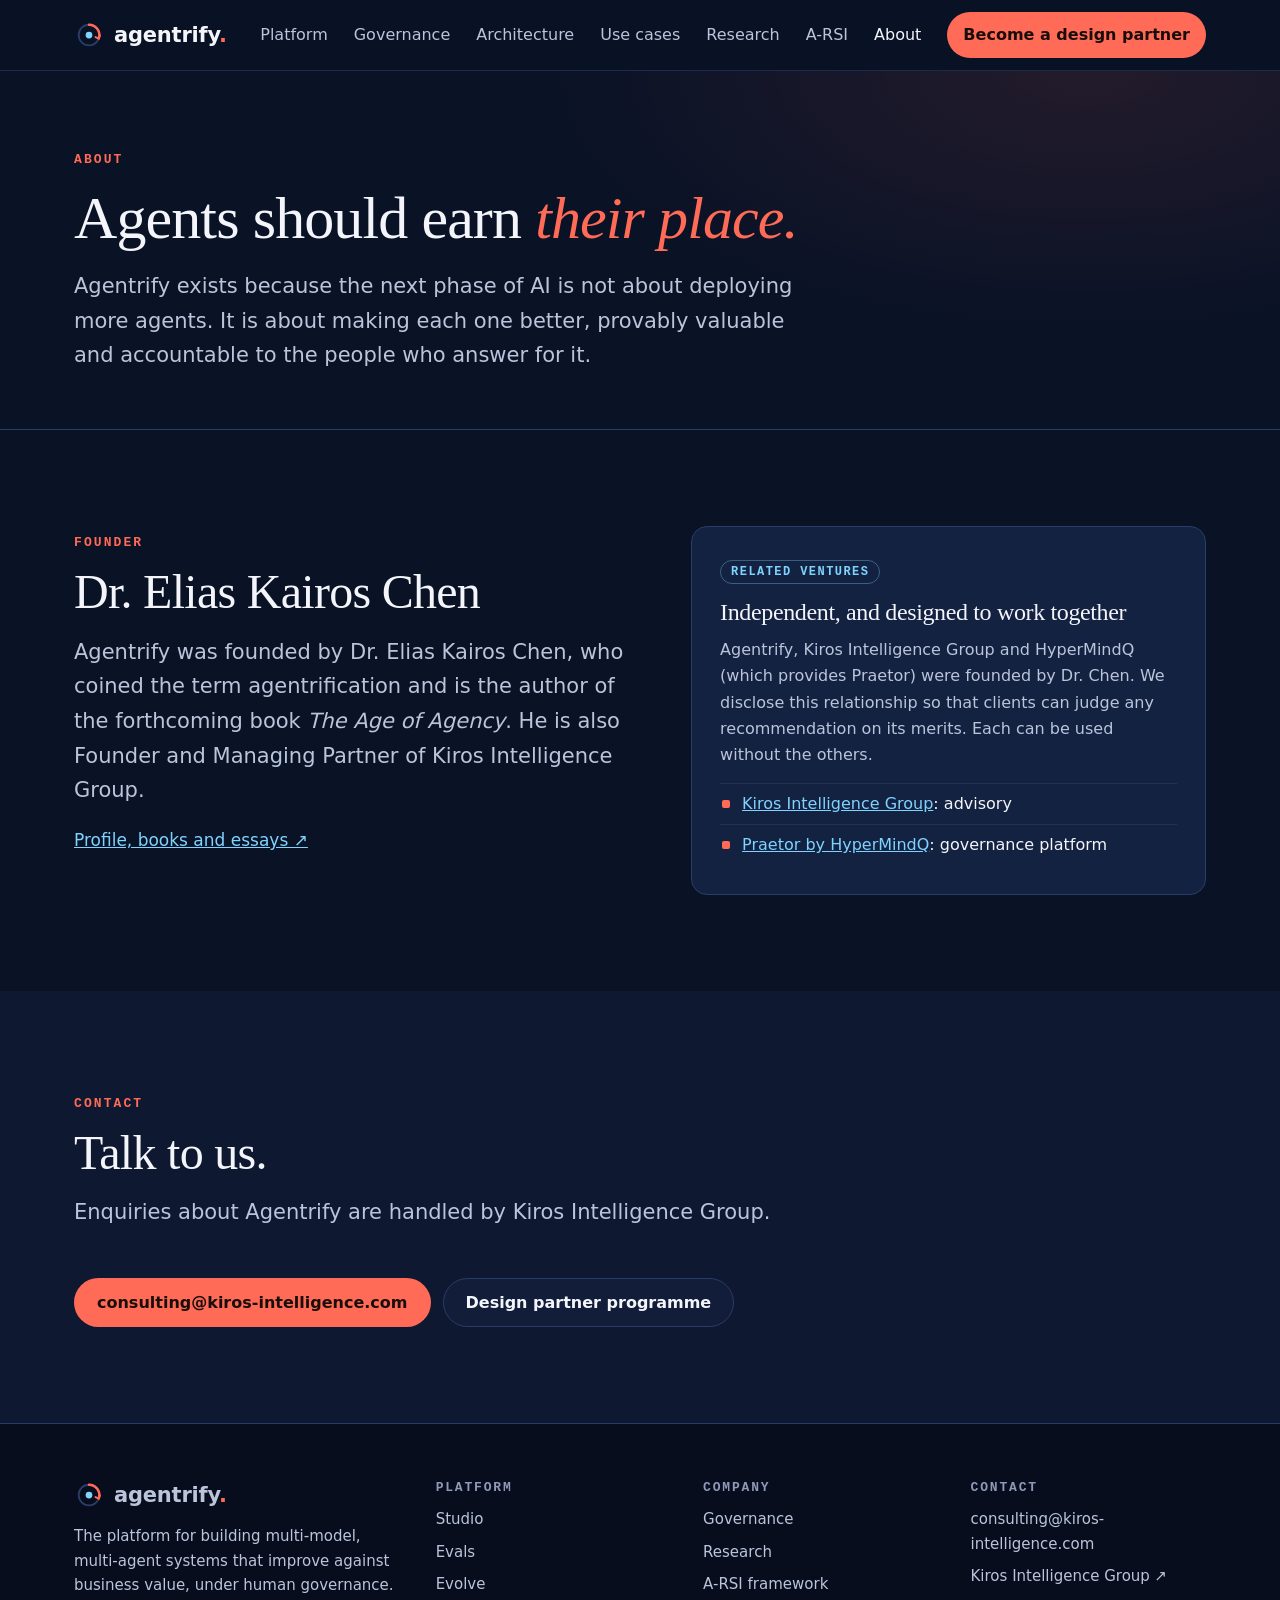
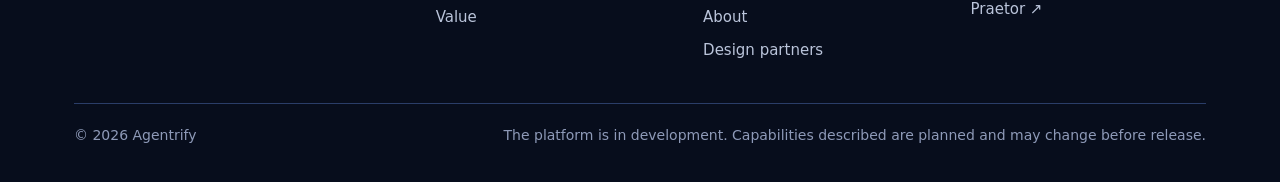
<file: about.html>
<!doctype html><html lang="en"><head><meta charset="utf-8"><meta http-equiv="Content-Security-Policy" content="default-src 'self'; script-src 'self' 'unsafe-inline'; style-src 'self' 'unsafe-inline' https://fonts.googleapis.com; font-src 'self' https://fonts.gstatic.com; img-src 'self' data:; connect-src 'self'; manifest-src 'self'; worker-src 'self'; object-src 'none'; base-uri 'self'; form-action 'self' mailto:; upgrade-insecure-requests"><meta name="referrer" content="strict-origin-when-cross-origin"><meta name="viewport" content="width=device-width,initial-scale=1">
<title>About | Agentrify</title><meta name="description" content="Why Agentrify exists, who founded it, and how it relates to Kiros Intelligence Group and Praetor.">
<link rel="canonical" href="https://agentrifyai.com/about.html">
<meta property="og:title" content="About | Agentrify"><meta property="og:description" content="Why Agentrify exists, who founded it, and how it relates to Kiros Intelligence Group and Praetor."><meta property="og:type" content="website"><meta property="og:url" content="https://agentrifyai.com/about.html">
<meta name="theme-color" content="#0A1226"><link rel="icon" href="favicon.svg">
<link rel="preconnect" href="https://fonts.googleapis.com"><link rel="preconnect" href="https://fonts.gstatic.com" crossorigin>
<link href="https://fonts.googleapis.com/css2?family=Fraunces:ital,opsz,wght@0,9..144,300;0,9..144,400;1,9..144,400&family=IBM+Plex+Sans:wght@400;500;600&family=IBM+Plex+Mono:wght@400;500;600&display=swap" rel="stylesheet">
<link rel="stylesheet" href="site.css?v=61aa81c6"></head><body>
<a class="skip" href="#main">Skip to content</a>
<header class="hdr"><div class="wrap hbar"><a class="logo" href="index.html" aria-label="Agentrify home"><svg viewBox="0 0 32 32" aria-hidden="true"><circle cx="16" cy="16" r="11" fill="none" stroke="#2A3D68" stroke-width="2"/><path d="M16 5a11 11 0 0 1 10.4 14.6" fill="none" stroke="#FF6B57" stroke-width="2.6" stroke-linecap="round"/><path d="m27.6 16.2-1.2 3.6-3.4-1.6" fill="none" stroke="#FF6B57" stroke-width="2.2" stroke-linecap="round" stroke-linejoin="round"/><circle cx="16" cy="16" r="3.6" fill="#7FD3FF"/></svg><span>agentrify<b>.</b></span></a>
<button class="menu" type="button" aria-expanded="false" aria-controls="nav">Menu</button>
<nav class="nav" id="nav" aria-label="Main"><a href="platform.html">Platform</a><a href="governance.html">Governance</a><a href="architecture.html">Architecture</a><a href="use-cases.html">Use cases</a><a href="research.html">Research</a><a href="a-rsi.html">A-RSI</a><a href="about.html" aria-current="page">About</a><a class="cta" href="partners.html">Become a design partner</a></nav></div></header>
<main id="main">
<section class="phero"><div class="wrap"><span class="eyebrow">About</span><h1>Agents should earn <em>their place.</em></h1>
<p class="lead">Agentrify exists because the next phase of AI is not about deploying more agents. It is about making each one better, provably valuable and accountable to the people who answer for it.</p></div></section>
<section class="sec"><div class="wrap hgrid" style="align-items:start">
<div class="rv"><span class="eyebrow">Founder</span><h2 style="margin:12px 0 16px">Dr. Elias Kairos Chen</h2>
<p class="lead">Agentrify was founded by Dr. Elias Kairos Chen, who coined the term agentrification and is the author of the forthcoming book <i>The Age of Agency</i>. He is also Founder and Managing Partner of Kiros Intelligence Group.</p>
<p style="margin-top:18px"><a href="https://dreliaskairos-chen.com" target="_blank" rel="noopener">Profile, books and essays ↗</a></p></div>
<div class="card rv"><span class="tag">Related ventures</span><h3>Independent, and designed to work together</h3>
<p>Agentrify, Kiros Intelligence Group and HyperMindQ (which provides Praetor) were founded by Dr. Chen. We disclose this relationship so that clients can judge any recommendation on its merits. Each can be used without the others.</p>
<ul><li><a href="https://kiros-intelligence.com" target="_blank" rel="noopener">Kiros Intelligence Group</a>: advisory</li><li><a href="https://hypermindq.ai" target="_blank" rel="noopener">Praetor by HyperMindQ</a>: governance platform</li></ul></div>
</div></section>
<section class="sec alt"><div class="wrap"><div class="shead rv"><span class="eyebrow">Contact</span><h2>Talk to us.</h2>
<p class="lead">Enquiries about Agentrify are handled by Kiros Intelligence Group.</p></div>
<div class="btns rv"><a class="btn p" href="mailto:consulting@kiros-intelligence.com?subject=Agentrify%20enquiry">consulting@kiros-intelligence.com</a><a class="btn g" href="partners.html">Design partner programme</a></div></div></section></main>
<footer class="ftr"><div class="wrap"><div class="fgrid">
<div><a class="logo" href="index.html"><svg viewBox="0 0 32 32" aria-hidden="true"><circle cx="16" cy="16" r="11" fill="none" stroke="#2A3D68" stroke-width="2"/><path d="M16 5a11 11 0 0 1 10.4 14.6" fill="none" stroke="#FF6B57" stroke-width="2.6" stroke-linecap="round"/><path d="m27.6 16.2-1.2 3.6-3.4-1.6" fill="none" stroke="#FF6B57" stroke-width="2.2" stroke-linecap="round" stroke-linejoin="round"/><circle cx="16" cy="16" r="3.6" fill="#7FD3FF"/></svg><span>agentrify<b>.</b></span></a><p style="margin-top:14px;max-width:340px">The platform for building multi-model, multi-agent systems that improve against business value, under human governance.</p></div>
<div><h4>Platform</h4><ul><li><a href="platform.html#studio">Studio</a></li><li><a href="platform.html#evals">Evals</a></li><li><a href="platform.html#evolve">Evolve</a></li><li><a href="platform.html#value">Value</a></li></ul></div>
<div><h4>Company</h4><ul><li><a href="governance.html">Governance</a></li><li><a href="research.html">Research</a></li><li><a href="a-rsi.html">A-RSI framework</a></li><li><a href="about.html">About</a></li><li><a href="partners.html">Design partners</a></li></ul></div>
<div><h4>Contact</h4><ul><li><a href="mailto:consulting@kiros-intelligence.com">consulting@kiros-intelligence.com</a></li><li><a href="https://kiros-intelligence.com" target="_blank" rel="noopener">Kiros Intelligence Group ↗</a></li><li><a href="https://hypermindq.ai" target="_blank" rel="noopener">Praetor ↗</a></li></ul></div>
</div><div class="fbase"><span>© 2026 Agentrify</span><span>The platform is in development. Capabilities described are planned and may change before release.</span></div></div></footer>
<script src="site.js?v=4721fe3c"></script></body></html>
</file>
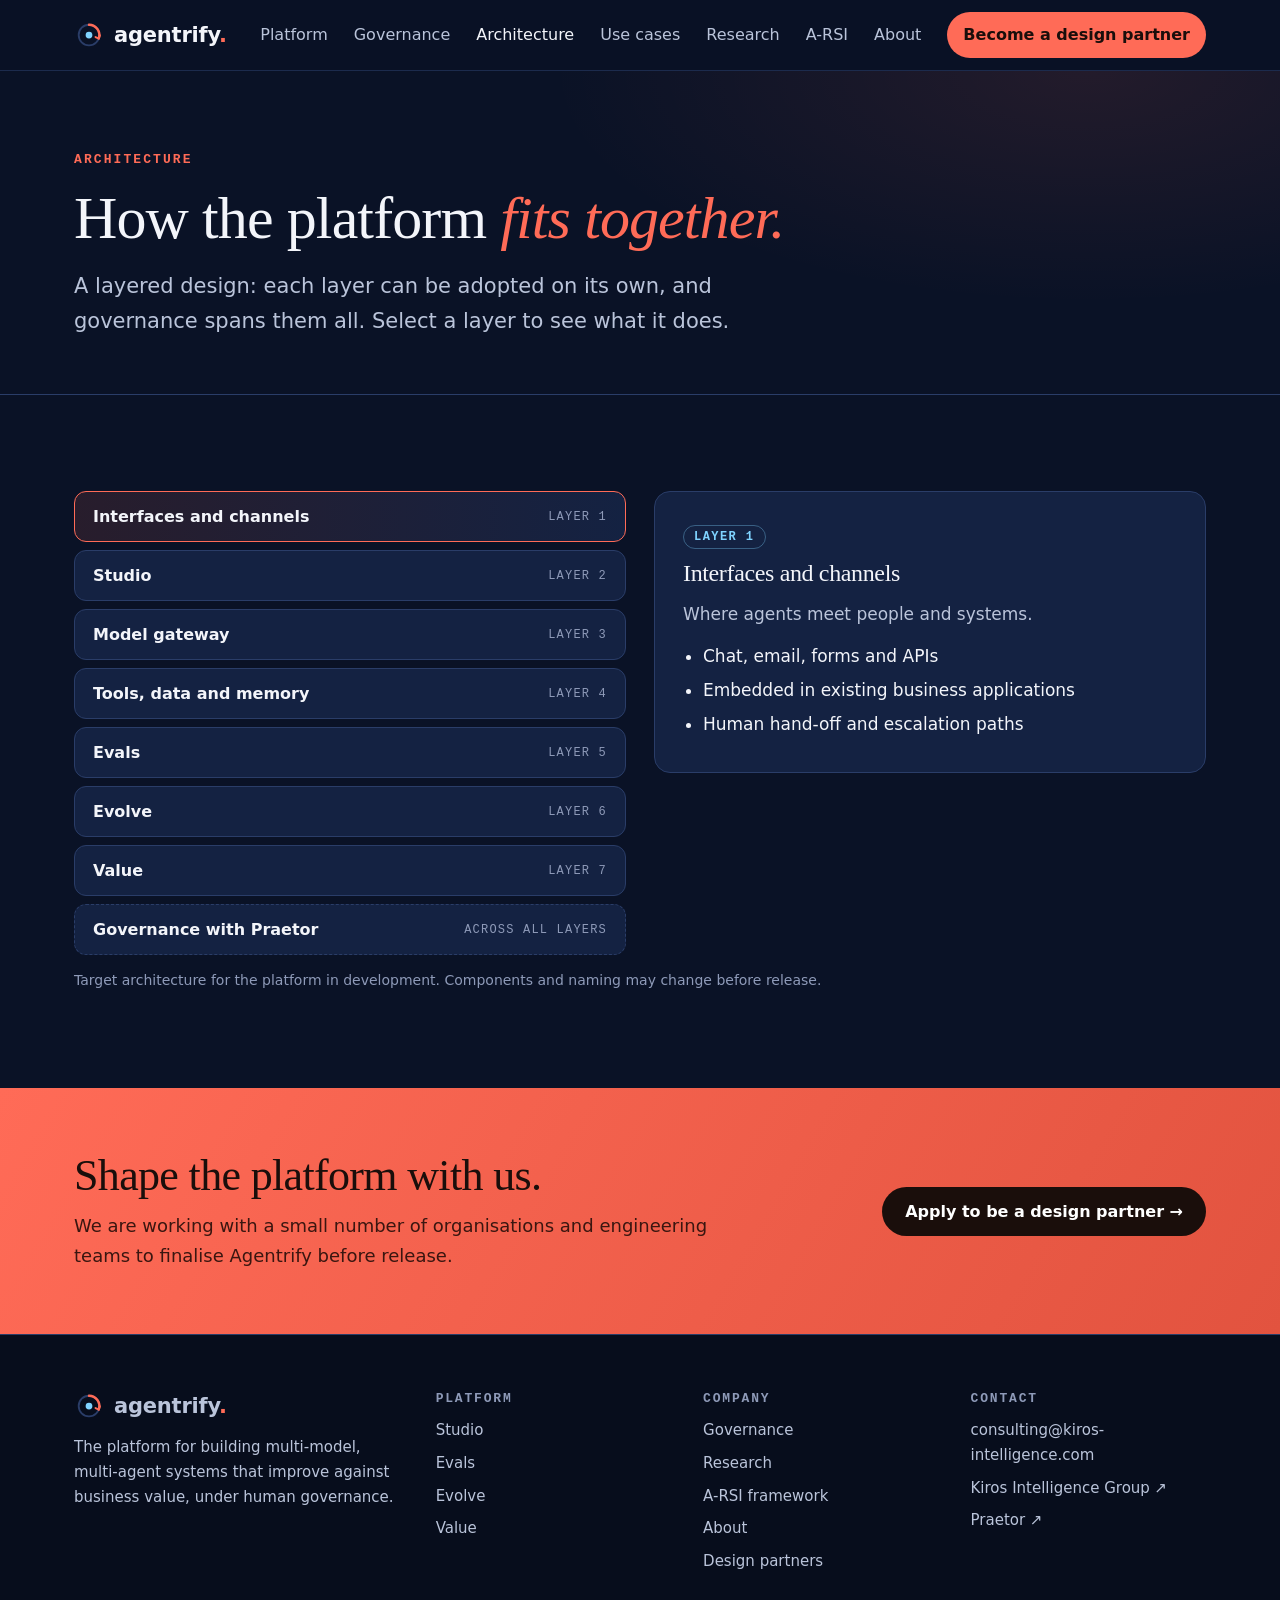
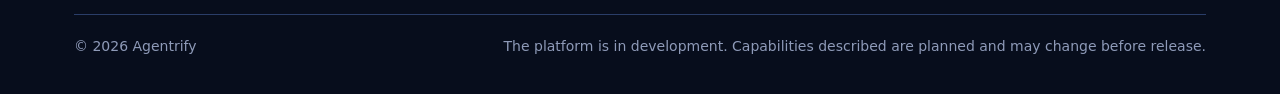
<file: architecture.html>
<!doctype html><html lang="en"><head><meta charset="utf-8"><meta http-equiv="Content-Security-Policy" content="default-src 'self'; script-src 'self' 'unsafe-inline'; style-src 'self' 'unsafe-inline' https://fonts.googleapis.com; font-src 'self' https://fonts.gstatic.com; img-src 'self' data:; connect-src 'self'; manifest-src 'self'; worker-src 'self'; object-src 'none'; base-uri 'self'; form-action 'self' mailto:; upgrade-insecure-requests"><meta name="referrer" content="strict-origin-when-cross-origin"><meta name="viewport" content="width=device-width,initial-scale=1">
<title>Architecture | Agentrify</title><meta name="description" content="The layered architecture of the Agentrify platform, from interfaces and model gateway to Evals, Evolve, Value and governance.">
<link rel="canonical" href="https://agentrifyai.com/architecture.html">
<meta property="og:title" content="Architecture | Agentrify"><meta property="og:description" content="The layered architecture of the Agentrify platform, from interfaces and model gateway to Evals, Evolve, Value and governance."><meta property="og:type" content="website"><meta property="og:url" content="https://agentrifyai.com/architecture.html">
<meta name="theme-color" content="#0A1226"><link rel="icon" href="favicon.svg">
<link rel="preconnect" href="https://fonts.googleapis.com"><link rel="preconnect" href="https://fonts.gstatic.com" crossorigin>
<link href="https://fonts.googleapis.com/css2?family=Fraunces:ital,opsz,wght@0,9..144,300;0,9..144,400;1,9..144,400&family=IBM+Plex+Sans:wght@400;500;600&family=IBM+Plex+Mono:wght@400;500;600&display=swap" rel="stylesheet">
<link rel="stylesheet" href="site.css?v=61aa81c6"></head><body>
<a class="skip" href="#main">Skip to content</a>
<header class="hdr"><div class="wrap hbar"><a class="logo" href="index.html" aria-label="Agentrify home"><svg viewBox="0 0 32 32" aria-hidden="true"><circle cx="16" cy="16" r="11" fill="none" stroke="#2A3D68" stroke-width="2"/><path d="M16 5a11 11 0 0 1 10.4 14.6" fill="none" stroke="#FF6B57" stroke-width="2.6" stroke-linecap="round"/><path d="m27.6 16.2-1.2 3.6-3.4-1.6" fill="none" stroke="#FF6B57" stroke-width="2.2" stroke-linecap="round" stroke-linejoin="round"/><circle cx="16" cy="16" r="3.6" fill="#7FD3FF"/></svg><span>agentrify<b>.</b></span></a>
<button class="menu" type="button" aria-expanded="false" aria-controls="nav">Menu</button>
<nav class="nav" id="nav" aria-label="Main"><a href="platform.html">Platform</a><a href="governance.html">Governance</a><a href="architecture.html" aria-current="page">Architecture</a><a href="use-cases.html">Use cases</a><a href="research.html">Research</a><a href="a-rsi.html">A-RSI</a><a href="about.html">About</a><a class="cta" href="partners.html">Become a design partner</a></nav></div></header>
<main id="main">
<section class="phero"><div class="wrap"><span class="eyebrow">Architecture</span><h1>How the platform <em>fits together.</em></h1>
<p class="lead">A layered design: each layer can be adopted on its own, and governance spans them all. Select a layer to see what it does.</p></div></section>
<section class="sec"><div class="wrap"><div class="arch" id="arch">
<div class="layers" role="tablist" aria-label="Architecture layers">
<button class="layer" role="tab" type="button" data-k="iface" aria-selected="false">Interfaces and channels<small>LAYER 1</small></button><button class="layer" role="tab" type="button" data-k="studio" aria-selected="false">Studio<small>LAYER 2</small></button><button class="layer" role="tab" type="button" data-k="gateway" aria-selected="false">Model gateway<small>LAYER 3</small></button><button class="layer" role="tab" type="button" data-k="data" aria-selected="false">Tools, data and memory<small>LAYER 4</small></button><button class="layer" role="tab" type="button" data-k="evals" aria-selected="false">Evals<small>LAYER 5</small></button><button class="layer" role="tab" type="button" data-k="evolve" aria-selected="false">Evolve<small>LAYER 6</small></button><button class="layer" role="tab" type="button" data-k="value" aria-selected="false">Value<small>LAYER 7</small></button><button class="layer gov" role="tab" type="button" data-k="gov" aria-selected="false">Governance with Praetor<small>ACROSS ALL LAYERS</small></button>
</div><div class="adetail" id="arch-detail" aria-live="polite"></div></div>
<script type="application/json" id="arch-data">{"iface": {"tag": "Layer 1", "title": "Interfaces and channels", "body": "Where agents meet people and systems.", "items": ["Chat, email, forms and APIs", "Embedded in existing business applications", "Human hand-off and escalation paths"]}, "studio": {"tag": "Layer 2", "title": "Studio: agent design and orchestration", "body": "Defines agents, their roles and how they cooperate.", "items": ["Planner, specialist and reviewer patterns", "Task decomposition and hand-offs between agents", "Per-agent instructions, tools and limits"]}, "gateway": {"tag": "Layer 3", "title": "Model gateway", "body": "Routes each request to a suitable model across providers.", "items": ["Routing by cost, quality, latency and data class", "Frontier, open-weight and small models", "Fallback, rate limits and spend controls"]}, "data": {"tag": "Layer 4", "title": "Tools, data and memory", "body": "Gives agents what they need, and nothing more.", "items": ["Least-privilege connectors per agent", "Retrieval over approved knowledge sources", "Scoped memory with retention rules"]}, "evals": {"tag": "Layer 5", "title": "Evals", "body": "Tests every version before and after it changes.", "items": ["Real-case and edge-case suites", "Red-team and manipulated-input tests", "Policy and regression checks in the pipeline"]}, "evolve": {"tag": "Layer 6", "title": "Evolve", "body": "The governed improvement loop.", "items": ["Candidate generation from failures and costs", "Side-by-side comparison with the live version", "Owner approval, versioned release, one-step rollback"]}, "value": {"tag": "Layer 7", "title": "Value", "body": "Links each agent to the accounts.", "items": ["Baseline, expected effect and full cost", "Named owner and switch-off condition", "Portfolio view across all agents"]}, "gov": {"tag": "Across all layers", "title": "Governance with Praetor", "body": "Independent oversight that spans every layer.", "items": ["Agent identity and ownership registry", "Live monitoring, limits and stop controls", "Complete, exportable audit trail"]}}</script>
<p class="note-ill">Target architecture for the platform in development. Components and naming may change before release.</p></div></section>
<section class="band"><div class="wrap"><div><h2>Shape the platform with us.</h2><p>We are working with a small number of organisations and engineering teams to finalise Agentrify before release.</p></div><a class="btn" href="partners.html">Apply to be a design partner →</a></div></section></main>
<footer class="ftr"><div class="wrap"><div class="fgrid">
<div><a class="logo" href="index.html"><svg viewBox="0 0 32 32" aria-hidden="true"><circle cx="16" cy="16" r="11" fill="none" stroke="#2A3D68" stroke-width="2"/><path d="M16 5a11 11 0 0 1 10.4 14.6" fill="none" stroke="#FF6B57" stroke-width="2.6" stroke-linecap="round"/><path d="m27.6 16.2-1.2 3.6-3.4-1.6" fill="none" stroke="#FF6B57" stroke-width="2.2" stroke-linecap="round" stroke-linejoin="round"/><circle cx="16" cy="16" r="3.6" fill="#7FD3FF"/></svg><span>agentrify<b>.</b></span></a><p style="margin-top:14px;max-width:340px">The platform for building multi-model, multi-agent systems that improve against business value, under human governance.</p></div>
<div><h4>Platform</h4><ul><li><a href="platform.html#studio">Studio</a></li><li><a href="platform.html#evals">Evals</a></li><li><a href="platform.html#evolve">Evolve</a></li><li><a href="platform.html#value">Value</a></li></ul></div>
<div><h4>Company</h4><ul><li><a href="governance.html">Governance</a></li><li><a href="research.html">Research</a></li><li><a href="a-rsi.html">A-RSI framework</a></li><li><a href="about.html">About</a></li><li><a href="partners.html">Design partners</a></li></ul></div>
<div><h4>Contact</h4><ul><li><a href="mailto:consulting@kiros-intelligence.com">consulting@kiros-intelligence.com</a></li><li><a href="https://kiros-intelligence.com" target="_blank" rel="noopener">Kiros Intelligence Group ↗</a></li><li><a href="https://hypermindq.ai" target="_blank" rel="noopener">Praetor ↗</a></li></ul></div>
</div><div class="fbase"><span>© 2026 Agentrify</span><span>The platform is in development. Capabilities described are planned and may change before release.</span></div></div></footer>
<script src="site.js?v=4721fe3c"></script></body></html>
</file>
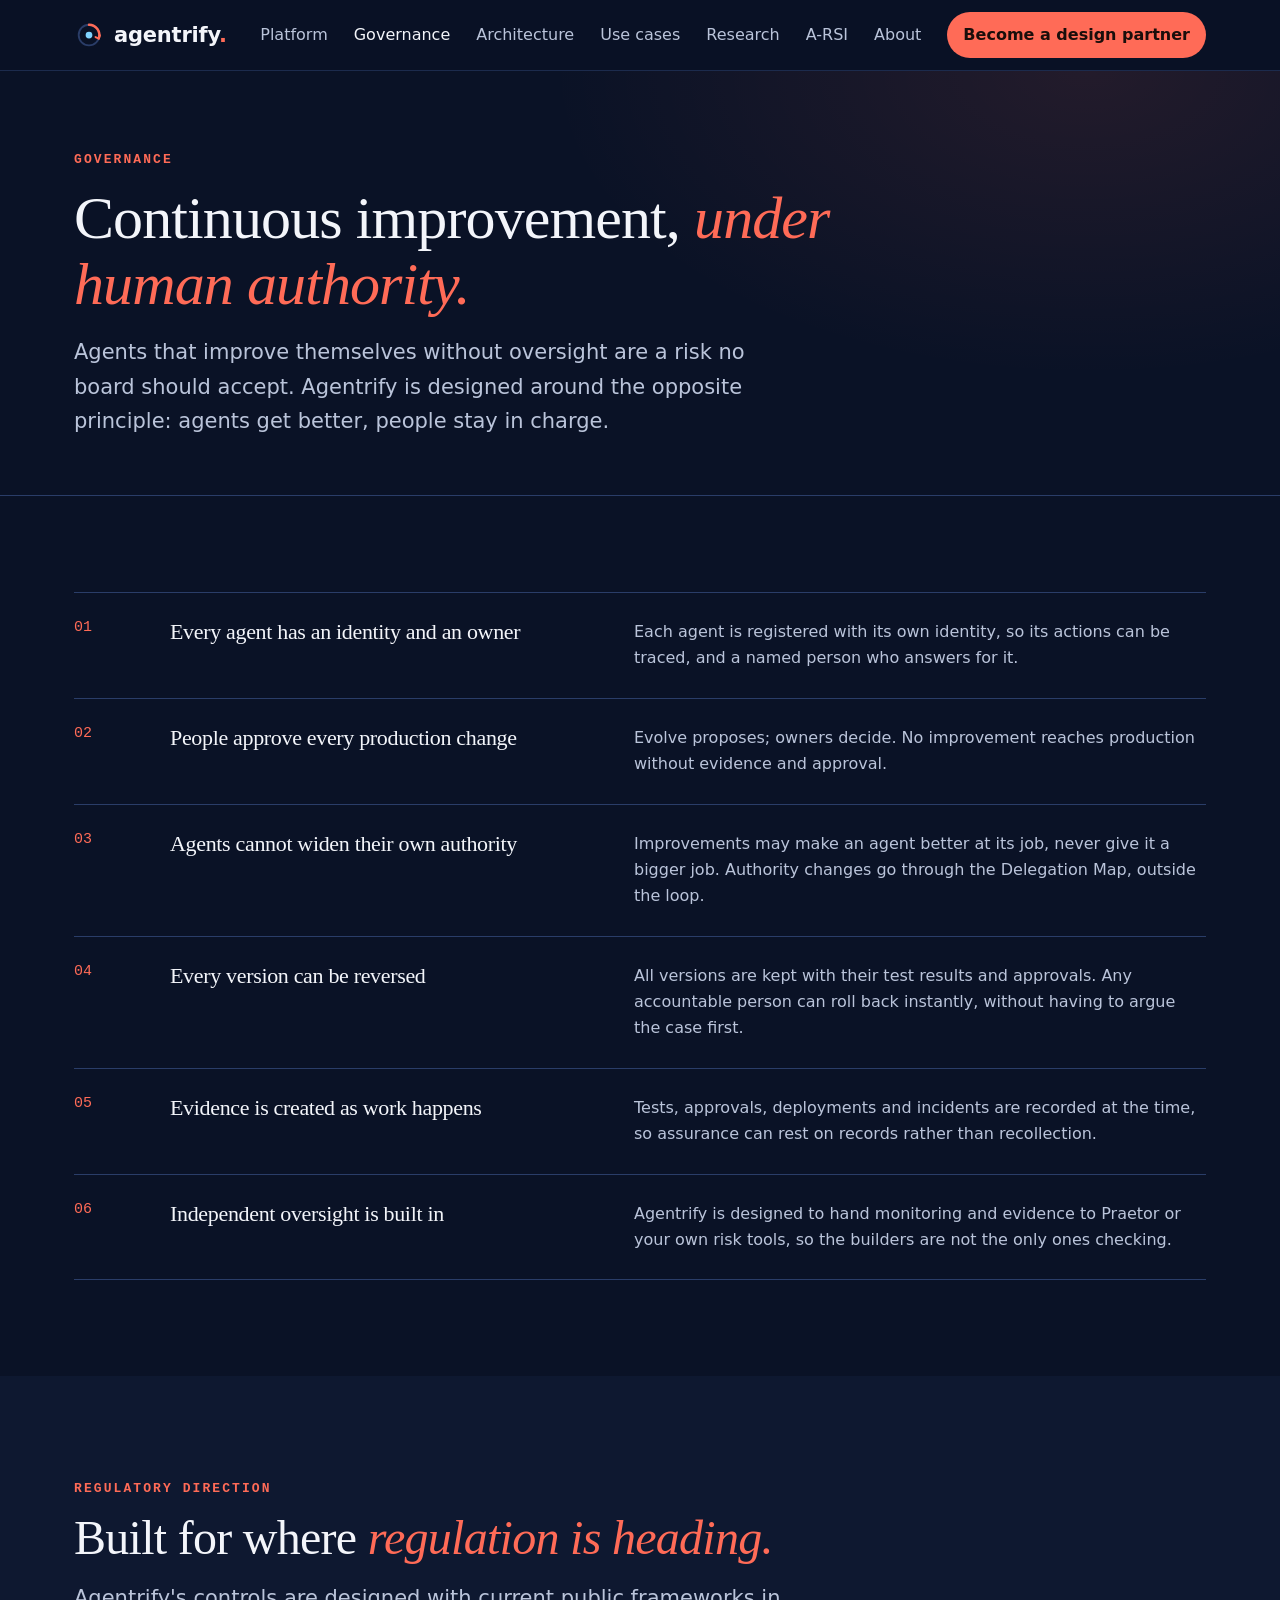
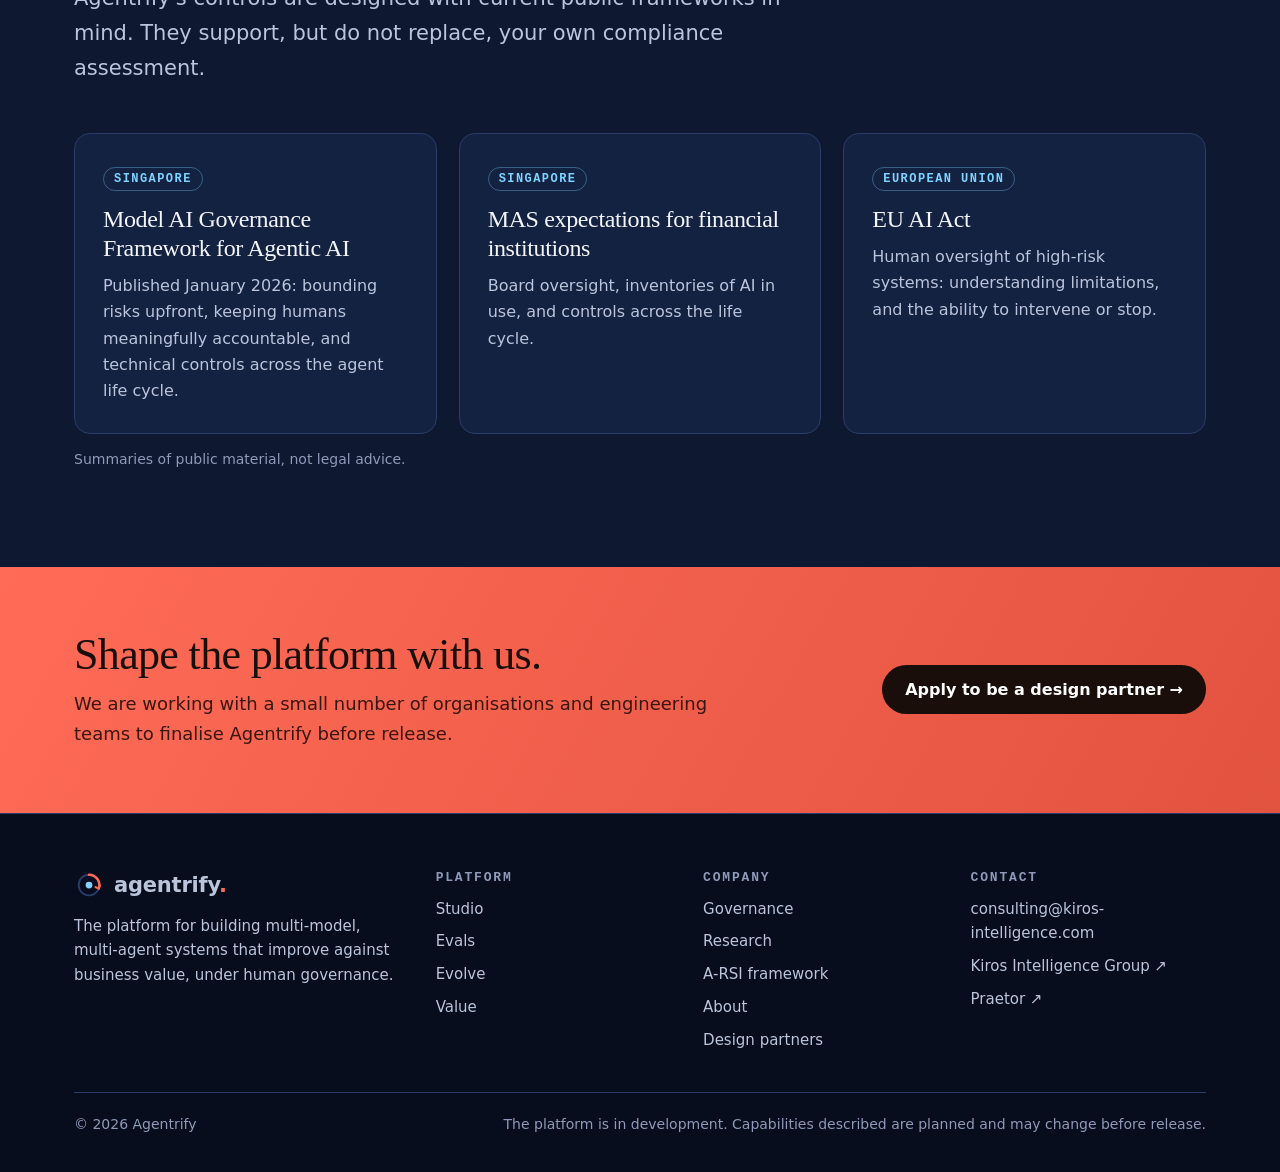
<file: governance.html>
<!doctype html><html lang="en"><head><meta charset="utf-8"><meta http-equiv="Content-Security-Policy" content="default-src 'self'; script-src 'self' 'unsafe-inline'; style-src 'self' 'unsafe-inline' https://fonts.googleapis.com; font-src 'self' https://fonts.gstatic.com; img-src 'self' data:; connect-src 'self'; manifest-src 'self'; worker-src 'self'; object-src 'none'; base-uri 'self'; form-action 'self' mailto:; upgrade-insecure-requests"><meta name="referrer" content="strict-origin-when-cross-origin"><meta name="viewport" content="width=device-width,initial-scale=1">
<title>Governance | Agentrify</title><meta name="description" content="How Agentrify keeps continuous agent improvement under human authority: approval gates, no self-promotion, versioning and rollback.">
<link rel="canonical" href="https://agentrifyai.com/governance.html">
<meta property="og:title" content="Governance | Agentrify"><meta property="og:description" content="How Agentrify keeps continuous agent improvement under human authority: approval gates, no self-promotion, versioning and rollback."><meta property="og:type" content="website"><meta property="og:url" content="https://agentrifyai.com/governance.html">
<meta name="theme-color" content="#0A1226"><link rel="icon" href="favicon.svg">
<link rel="preconnect" href="https://fonts.googleapis.com"><link rel="preconnect" href="https://fonts.gstatic.com" crossorigin>
<link href="https://fonts.googleapis.com/css2?family=Fraunces:ital,opsz,wght@0,9..144,300;0,9..144,400;1,9..144,400&family=IBM+Plex+Sans:wght@400;500;600&family=IBM+Plex+Mono:wght@400;500;600&display=swap" rel="stylesheet">
<link rel="stylesheet" href="site.css?v=61aa81c6"></head><body>
<a class="skip" href="#main">Skip to content</a>
<header class="hdr"><div class="wrap hbar"><a class="logo" href="index.html" aria-label="Agentrify home"><svg viewBox="0 0 32 32" aria-hidden="true"><circle cx="16" cy="16" r="11" fill="none" stroke="#2A3D68" stroke-width="2"/><path d="M16 5a11 11 0 0 1 10.4 14.6" fill="none" stroke="#FF6B57" stroke-width="2.6" stroke-linecap="round"/><path d="m27.6 16.2-1.2 3.6-3.4-1.6" fill="none" stroke="#FF6B57" stroke-width="2.2" stroke-linecap="round" stroke-linejoin="round"/><circle cx="16" cy="16" r="3.6" fill="#7FD3FF"/></svg><span>agentrify<b>.</b></span></a>
<button class="menu" type="button" aria-expanded="false" aria-controls="nav">Menu</button>
<nav class="nav" id="nav" aria-label="Main"><a href="platform.html">Platform</a><a href="governance.html" aria-current="page">Governance</a><a href="architecture.html">Architecture</a><a href="use-cases.html">Use cases</a><a href="research.html">Research</a><a href="a-rsi.html">A-RSI</a><a href="about.html">About</a><a class="cta" href="partners.html">Become a design partner</a></nav></div></header>
<main id="main">
<section class="phero"><div class="wrap"><span class="eyebrow">Governance</span><h1>Continuous improvement, <em>under human authority.</em></h1>
<p class="lead">Agents that improve themselves without oversight are a risk no board should accept. Agentrify is designed around the opposite principle: agents get better, people stay in charge.</p></div></section>
<section class="sec"><div class="wrap"><div class="plist">
<div class="rv"><span class="n">01</span><h3>Every agent has an identity and an owner</h3><p>Each agent is registered with its own identity, so its actions can be traced, and a named person who answers for it.</p></div><div class="rv"><span class="n">02</span><h3>People approve every production change</h3><p>Evolve proposes; owners decide. No improvement reaches production without evidence and approval.</p></div><div class="rv"><span class="n">03</span><h3>Agents cannot widen their own authority</h3><p>Improvements may make an agent better at its job, never give it a bigger job. Authority changes go through the Delegation Map, outside the loop.</p></div><div class="rv"><span class="n">04</span><h3>Every version can be reversed</h3><p>All versions are kept with their test results and approvals. Any accountable person can roll back instantly, without having to argue the case first.</p></div><div class="rv"><span class="n">05</span><h3>Evidence is created as work happens</h3><p>Tests, approvals, deployments and incidents are recorded at the time, so assurance can rest on records rather than recollection.</p></div><div class="rv"><span class="n">06</span><h3>Independent oversight is built in</h3><p>Agentrify is designed to hand monitoring and evidence to Praetor or your own risk tools, so the builders are not the only ones checking.</p></div>
</div></div></section>
<section class="sec alt"><div class="wrap"><div class="shead rv"><span class="eyebrow">Regulatory direction</span><h2>Built for where <em>regulation is heading.</em></h2>
<p class="lead">Agentrify's controls are designed with current public frameworks in mind. They support, but do not replace, your own compliance assessment.</p></div>
<div class="g3">
<div class="card rv"><span class="tag">Singapore</span><h3>Model AI Governance Framework for Agentic AI</h3><p>Published January 2026: bounding risks upfront, keeping humans meaningfully accountable, and technical controls across the agent life cycle.</p></div>
<div class="card rv"><span class="tag">Singapore</span><h3>MAS expectations for financial institutions</h3><p>Board oversight, inventories of AI in use, and controls across the life cycle.</p></div>
<div class="card rv"><span class="tag">European Union</span><h3>EU AI Act</h3><p>Human oversight of high-risk systems: understanding limitations, and the ability to intervene or stop.</p></div>
</div><p class="note-ill rv">Summaries of public material, not legal advice.</p></div></section>
<section class="band"><div class="wrap"><div><h2>Shape the platform with us.</h2><p>We are working with a small number of organisations and engineering teams to finalise Agentrify before release.</p></div><a class="btn" href="partners.html">Apply to be a design partner →</a></div></section></main>
<footer class="ftr"><div class="wrap"><div class="fgrid">
<div><a class="logo" href="index.html"><svg viewBox="0 0 32 32" aria-hidden="true"><circle cx="16" cy="16" r="11" fill="none" stroke="#2A3D68" stroke-width="2"/><path d="M16 5a11 11 0 0 1 10.4 14.6" fill="none" stroke="#FF6B57" stroke-width="2.6" stroke-linecap="round"/><path d="m27.6 16.2-1.2 3.6-3.4-1.6" fill="none" stroke="#FF6B57" stroke-width="2.2" stroke-linecap="round" stroke-linejoin="round"/><circle cx="16" cy="16" r="3.6" fill="#7FD3FF"/></svg><span>agentrify<b>.</b></span></a><p style="margin-top:14px;max-width:340px">The platform for building multi-model, multi-agent systems that improve against business value, under human governance.</p></div>
<div><h4>Platform</h4><ul><li><a href="platform.html#studio">Studio</a></li><li><a href="platform.html#evals">Evals</a></li><li><a href="platform.html#evolve">Evolve</a></li><li><a href="platform.html#value">Value</a></li></ul></div>
<div><h4>Company</h4><ul><li><a href="governance.html">Governance</a></li><li><a href="research.html">Research</a></li><li><a href="a-rsi.html">A-RSI framework</a></li><li><a href="about.html">About</a></li><li><a href="partners.html">Design partners</a></li></ul></div>
<div><h4>Contact</h4><ul><li><a href="mailto:consulting@kiros-intelligence.com">consulting@kiros-intelligence.com</a></li><li><a href="https://kiros-intelligence.com" target="_blank" rel="noopener">Kiros Intelligence Group ↗</a></li><li><a href="https://hypermindq.ai" target="_blank" rel="noopener">Praetor ↗</a></li></ul></div>
</div><div class="fbase"><span>© 2026 Agentrify</span><span>The platform is in development. Capabilities described are planned and may change before release.</span></div></div></footer>
<script src="site.js?v=4721fe3c"></script></body></html>
</file>
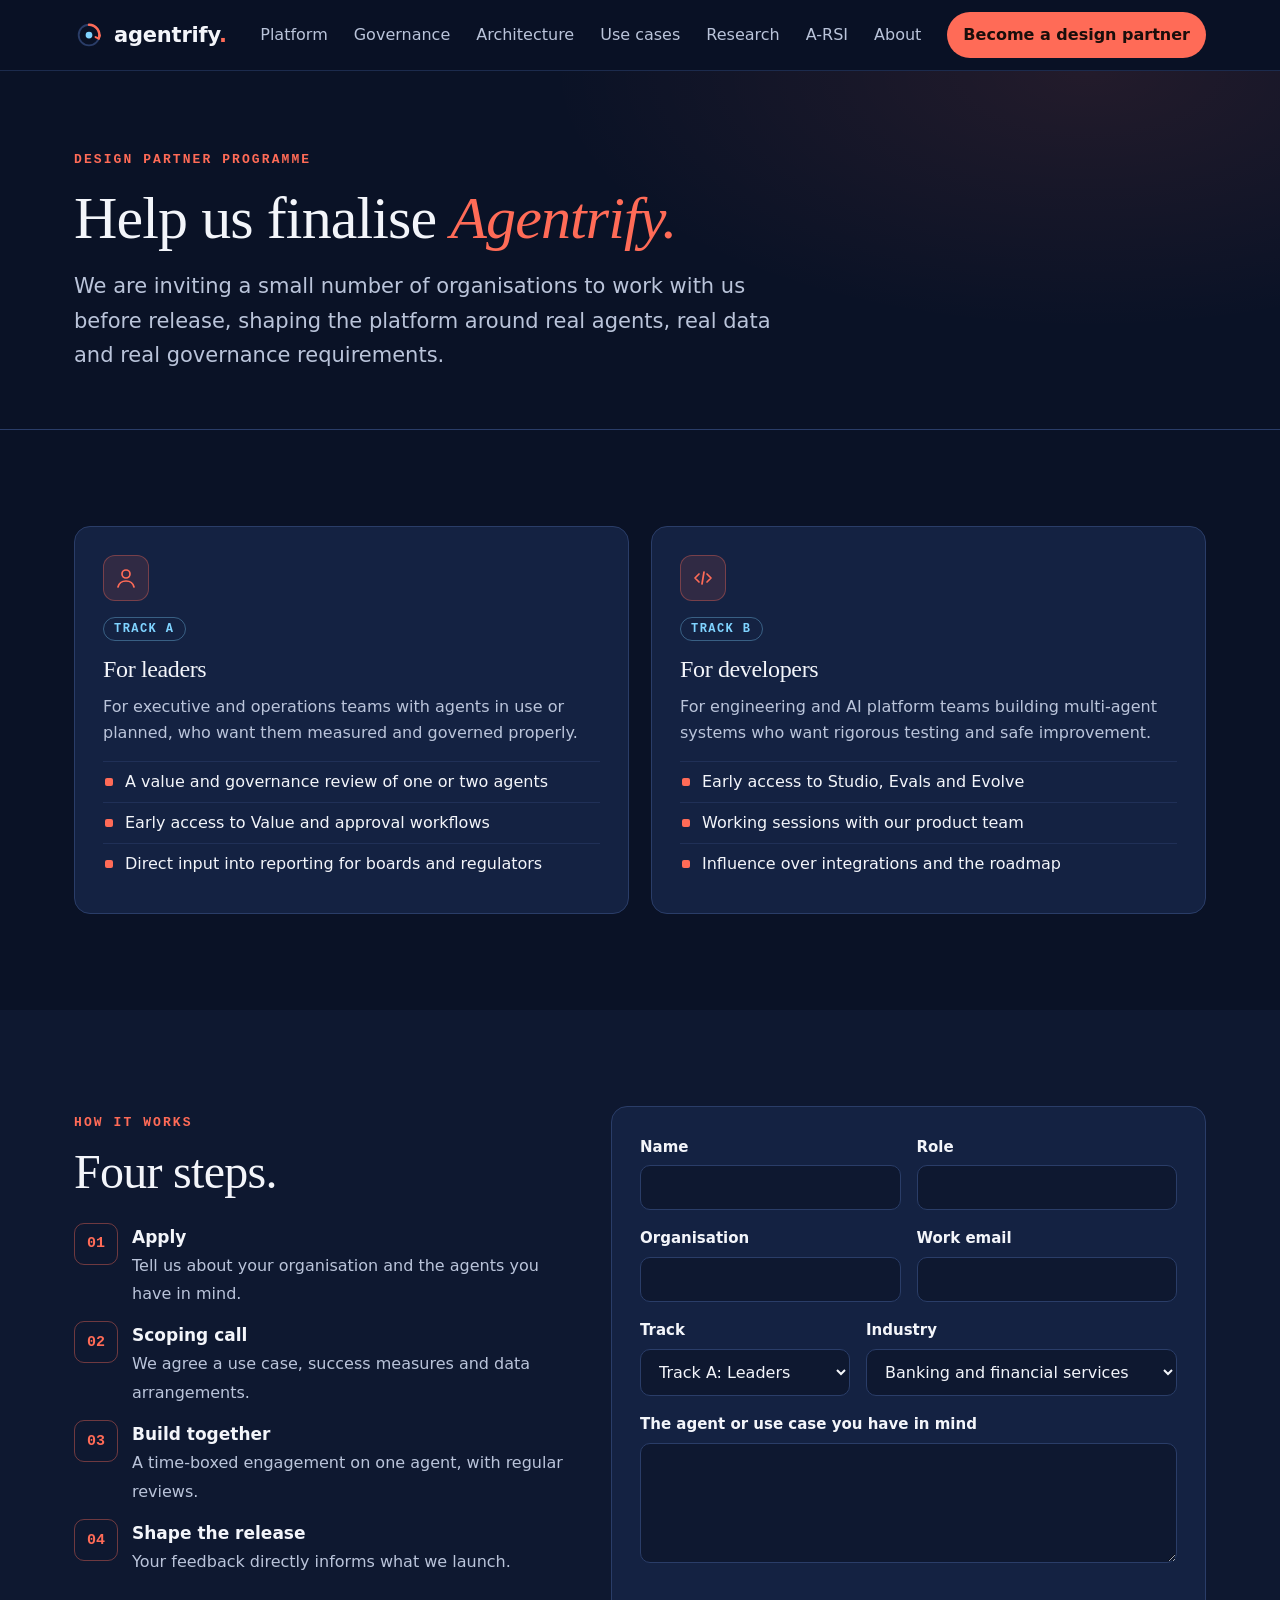
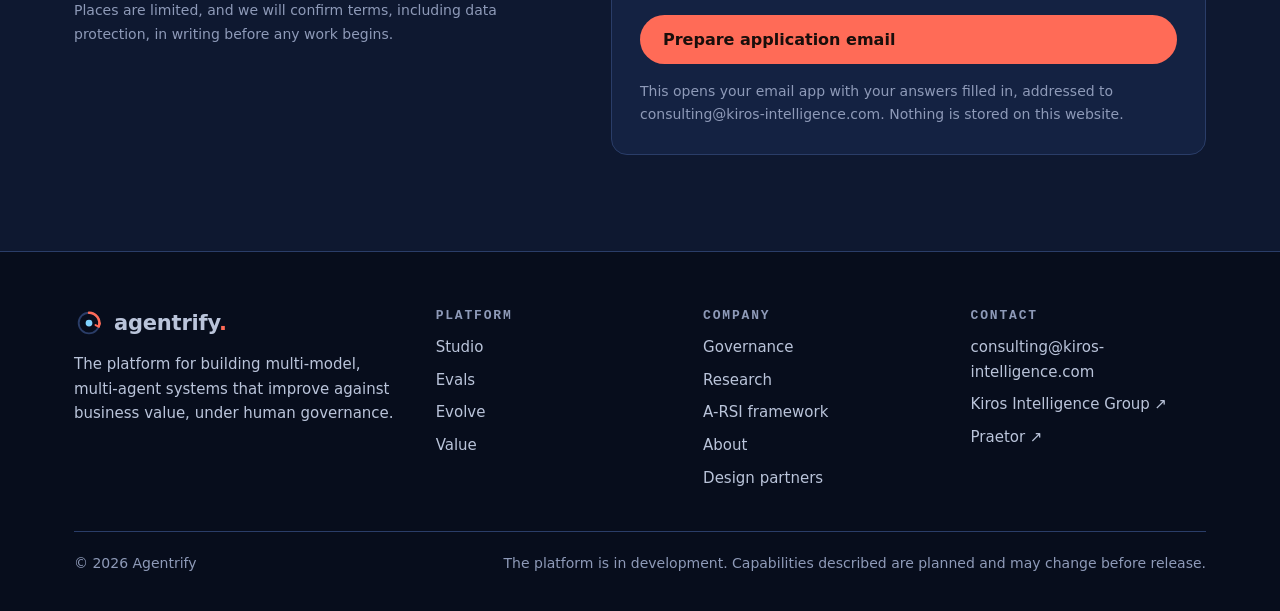
<file: partners.html>
<!doctype html><html lang="en"><head><meta charset="utf-8"><meta http-equiv="Content-Security-Policy" content="default-src 'self'; script-src 'self' 'unsafe-inline'; style-src 'self' 'unsafe-inline' https://fonts.googleapis.com; font-src 'self' https://fonts.gstatic.com; img-src 'self' data:; connect-src 'self'; manifest-src 'self'; worker-src 'self'; object-src 'none'; base-uri 'self'; form-action 'self' mailto:; upgrade-insecure-requests"><meta name="referrer" content="strict-origin-when-cross-origin"><meta name="viewport" content="width=device-width,initial-scale=1">
<title>Design partners | Agentrify</title><meta name="description" content="Apply to the Agentrify design partner programme for leaders and developers.">
<link rel="canonical" href="https://agentrifyai.com/partners.html">
<meta property="og:title" content="Design partners | Agentrify"><meta property="og:description" content="Apply to the Agentrify design partner programme for leaders and developers."><meta property="og:type" content="website"><meta property="og:url" content="https://agentrifyai.com/partners.html">
<meta name="theme-color" content="#0A1226"><link rel="icon" href="favicon.svg">
<link rel="preconnect" href="https://fonts.googleapis.com"><link rel="preconnect" href="https://fonts.gstatic.com" crossorigin>
<link href="https://fonts.googleapis.com/css2?family=Fraunces:ital,opsz,wght@0,9..144,300;0,9..144,400;1,9..144,400&family=IBM+Plex+Sans:wght@400;500;600&family=IBM+Plex+Mono:wght@400;500;600&display=swap" rel="stylesheet">
<link rel="stylesheet" href="site.css?v=61aa81c6"></head><body>
<a class="skip" href="#main">Skip to content</a>
<header class="hdr"><div class="wrap hbar"><a class="logo" href="index.html" aria-label="Agentrify home"><svg viewBox="0 0 32 32" aria-hidden="true"><circle cx="16" cy="16" r="11" fill="none" stroke="#2A3D68" stroke-width="2"/><path d="M16 5a11 11 0 0 1 10.4 14.6" fill="none" stroke="#FF6B57" stroke-width="2.6" stroke-linecap="round"/><path d="m27.6 16.2-1.2 3.6-3.4-1.6" fill="none" stroke="#FF6B57" stroke-width="2.2" stroke-linecap="round" stroke-linejoin="round"/><circle cx="16" cy="16" r="3.6" fill="#7FD3FF"/></svg><span>agentrify<b>.</b></span></a>
<button class="menu" type="button" aria-expanded="false" aria-controls="nav">Menu</button>
<nav class="nav" id="nav" aria-label="Main"><a href="platform.html">Platform</a><a href="governance.html">Governance</a><a href="architecture.html">Architecture</a><a href="use-cases.html">Use cases</a><a href="research.html">Research</a><a href="a-rsi.html">A-RSI</a><a href="about.html">About</a><a class="cta" href="partners.html">Become a design partner</a></nav></div></header>
<main id="main">
<section class="phero"><div class="wrap"><span class="eyebrow">Design partner programme</span><h1>Help us finalise <em>Agentrify.</em></h1>
<p class="lead">We are inviting a small number of organisations to work with us before release, shaping the platform around real agents, real data and real governance requirements.</p></div></section>
<section class="sec"><div class="wrap"><div class="g2">
<div class="card rv"><div class="ico"><svg viewBox="0 0 24 24" aria-hidden="true"><circle cx="12" cy="8" r="4"/><path d="M4 21c1-4 4.5-6 8-6s7 2 8 6"/></svg></div><span class="tag" style="margin-top:16px">Track A</span><h3>For leaders</h3><p>For executive and operations teams with agents in use or planned, who want them measured and governed properly.</p>
<ul><li>A value and governance review of one or two agents</li><li>Early access to Value and approval workflows</li><li>Direct input into reporting for boards and regulators</li></ul></div>
<div class="card rv"><div class="ico"><svg viewBox="0 0 24 24" aria-hidden="true"><path d="M8 8l-4 4 4 4M16 8l4 4-4 4M13 6l-2 12"/></svg></div><span class="tag" style="margin-top:16px">Track B</span><h3>For developers</h3><p>For engineering and AI platform teams building multi-agent systems who want rigorous testing and safe improvement.</p>
<ul><li>Early access to Studio, Evals and Evolve</li><li>Working sessions with our product team</li><li>Influence over integrations and the roadmap</li></ul></div>
</div></div></section>
<section class="sec alt"><div class="wrap hgrid" style="align-items:start">
<div class="rv"><span class="eyebrow">How it works</span><h2 style="margin:12px 0 24px">Four steps.</h2>
<ol class="steps"><li><div><b>Apply</b><span>Tell us about your organisation and the agents you have in mind.</span></div></li>
<li><div><b>Scoping call</b><span>We agree a use case, success measures and data arrangements.</span></div></li>
<li><div><b>Build together</b><span>A time-boxed engagement on one agent, with regular reviews.</span></div></li>
<li><div><b>Shape the release</b><span>Your feedback directly informs what we launch.</span></div></li></ol>
<p class="note-ill" style="margin-top:24px">Places are limited, and we will confirm terms, including data protection, in writing before any work begins.</p></div>
<form class="form rv" id="partner" data-to="consulting@kiros-intelligence.com" novalidate>
<div class="row"><label>Name<input name="name" autocomplete="name" required></label><label>Role<input name="role" autocomplete="organization-title"></label></div>
<div class="row"><label>Organisation<input name="org" autocomplete="organization" required></label><label>Work email<input name="email" type="email" autocomplete="email" required></label></div>
<div class="row"><label>Track<select name="track"><option>Track A: Leaders</option><option>Track B: Developers</option><option>Both</option></select></label>
<label>Industry<select name="industry"><option>Banking and financial services</option><option>Insurance</option><option>Healthcare</option><option>Professional services</option><option>Supply chain and manufacturing</option><option>Family office</option><option>Public sector</option><option>Other</option></select></label></div>
<label>The agent or use case you have in mind<textarea name="msg"></textarea></label>
<div class="err" aria-live="polite"></div>
<button class="btn p" type="submit">Prepare application email</button>
<p class="note">This opens your email app with your answers filled in, addressed to consulting@kiros-intelligence.com. Nothing is stored on this website.</p></form>
</div></section></main>
<footer class="ftr"><div class="wrap"><div class="fgrid">
<div><a class="logo" href="index.html"><svg viewBox="0 0 32 32" aria-hidden="true"><circle cx="16" cy="16" r="11" fill="none" stroke="#2A3D68" stroke-width="2"/><path d="M16 5a11 11 0 0 1 10.4 14.6" fill="none" stroke="#FF6B57" stroke-width="2.6" stroke-linecap="round"/><path d="m27.6 16.2-1.2 3.6-3.4-1.6" fill="none" stroke="#FF6B57" stroke-width="2.2" stroke-linecap="round" stroke-linejoin="round"/><circle cx="16" cy="16" r="3.6" fill="#7FD3FF"/></svg><span>agentrify<b>.</b></span></a><p style="margin-top:14px;max-width:340px">The platform for building multi-model, multi-agent systems that improve against business value, under human governance.</p></div>
<div><h4>Platform</h4><ul><li><a href="platform.html#studio">Studio</a></li><li><a href="platform.html#evals">Evals</a></li><li><a href="platform.html#evolve">Evolve</a></li><li><a href="platform.html#value">Value</a></li></ul></div>
<div><h4>Company</h4><ul><li><a href="governance.html">Governance</a></li><li><a href="research.html">Research</a></li><li><a href="a-rsi.html">A-RSI framework</a></li><li><a href="about.html">About</a></li><li><a href="partners.html">Design partners</a></li></ul></div>
<div><h4>Contact</h4><ul><li><a href="mailto:consulting@kiros-intelligence.com">consulting@kiros-intelligence.com</a></li><li><a href="https://kiros-intelligence.com" target="_blank" rel="noopener">Kiros Intelligence Group ↗</a></li><li><a href="https://hypermindq.ai" target="_blank" rel="noopener">Praetor ↗</a></li></ul></div>
</div><div class="fbase"><span>© 2026 Agentrify</span><span>The platform is in development. Capabilities described are planned and may change before release.</span></div></div></footer>
<script src="site.js?v=4721fe3c"></script></body></html>
</file>
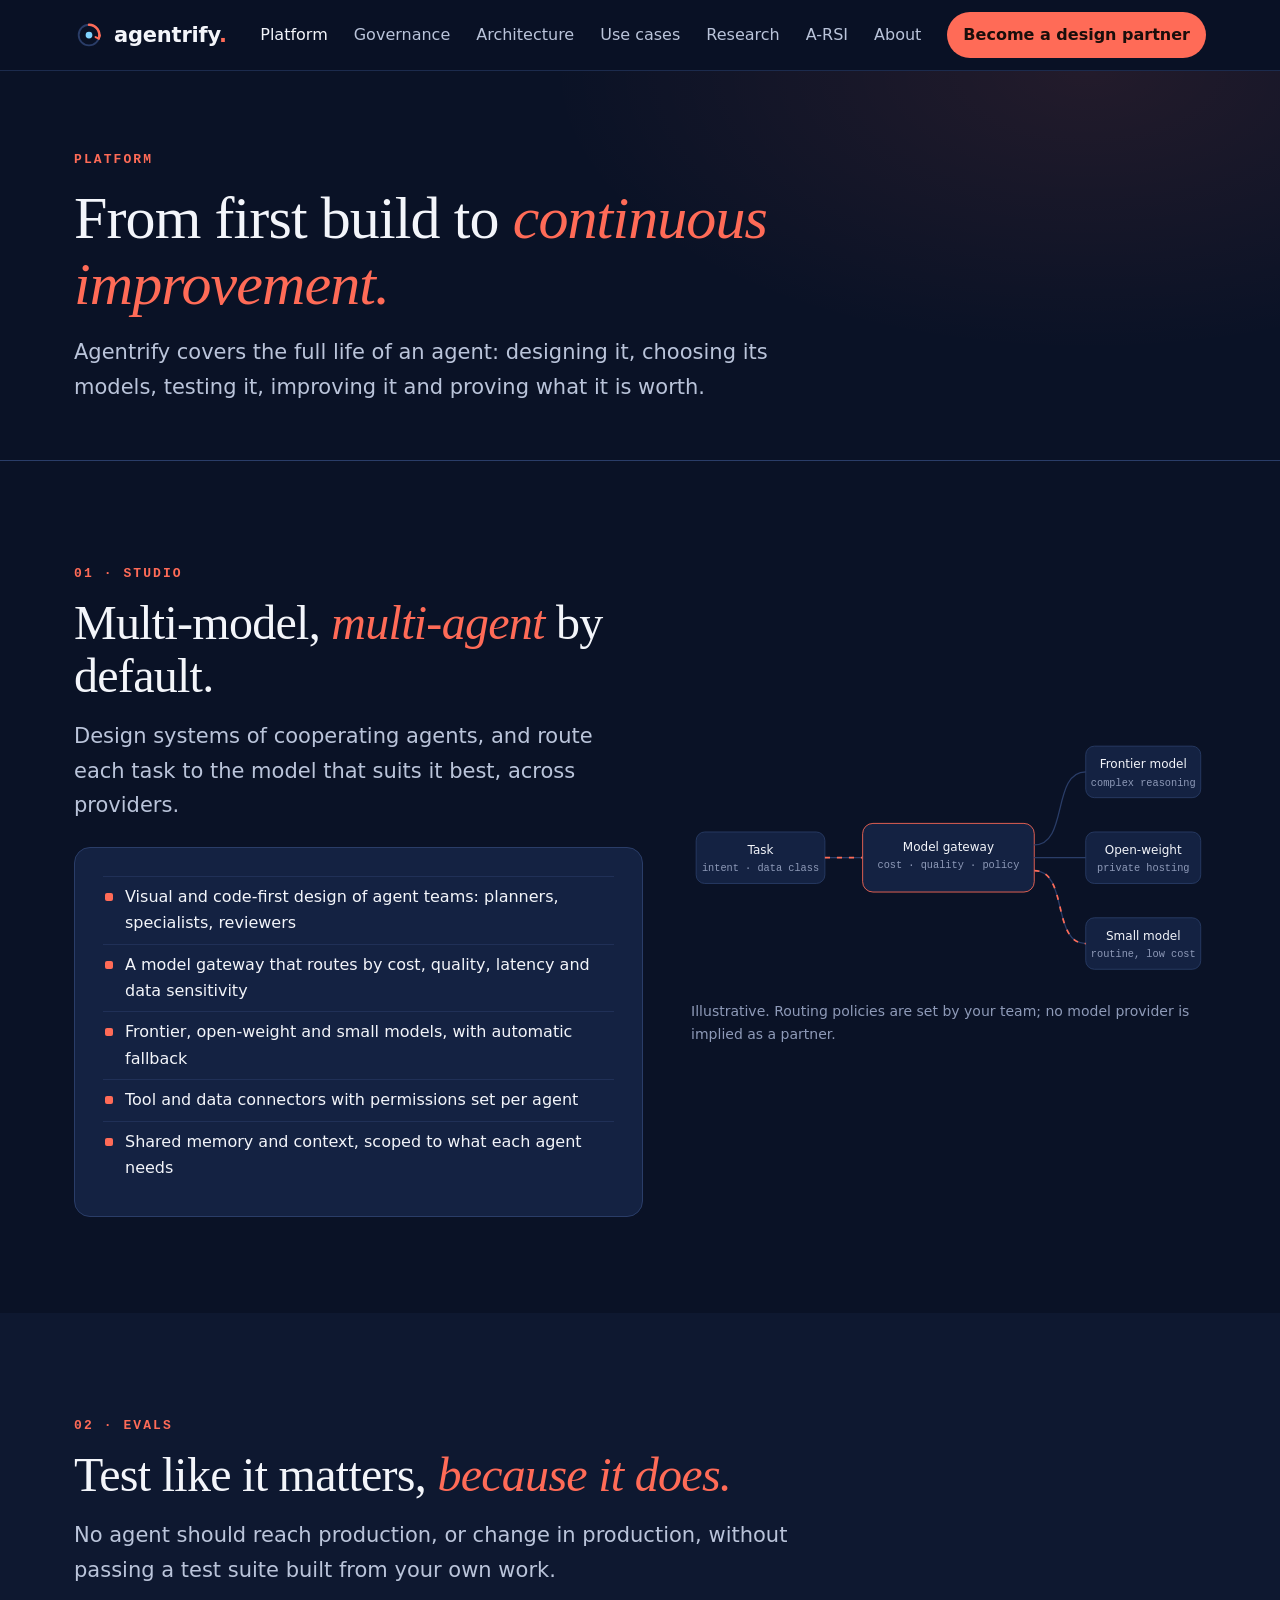
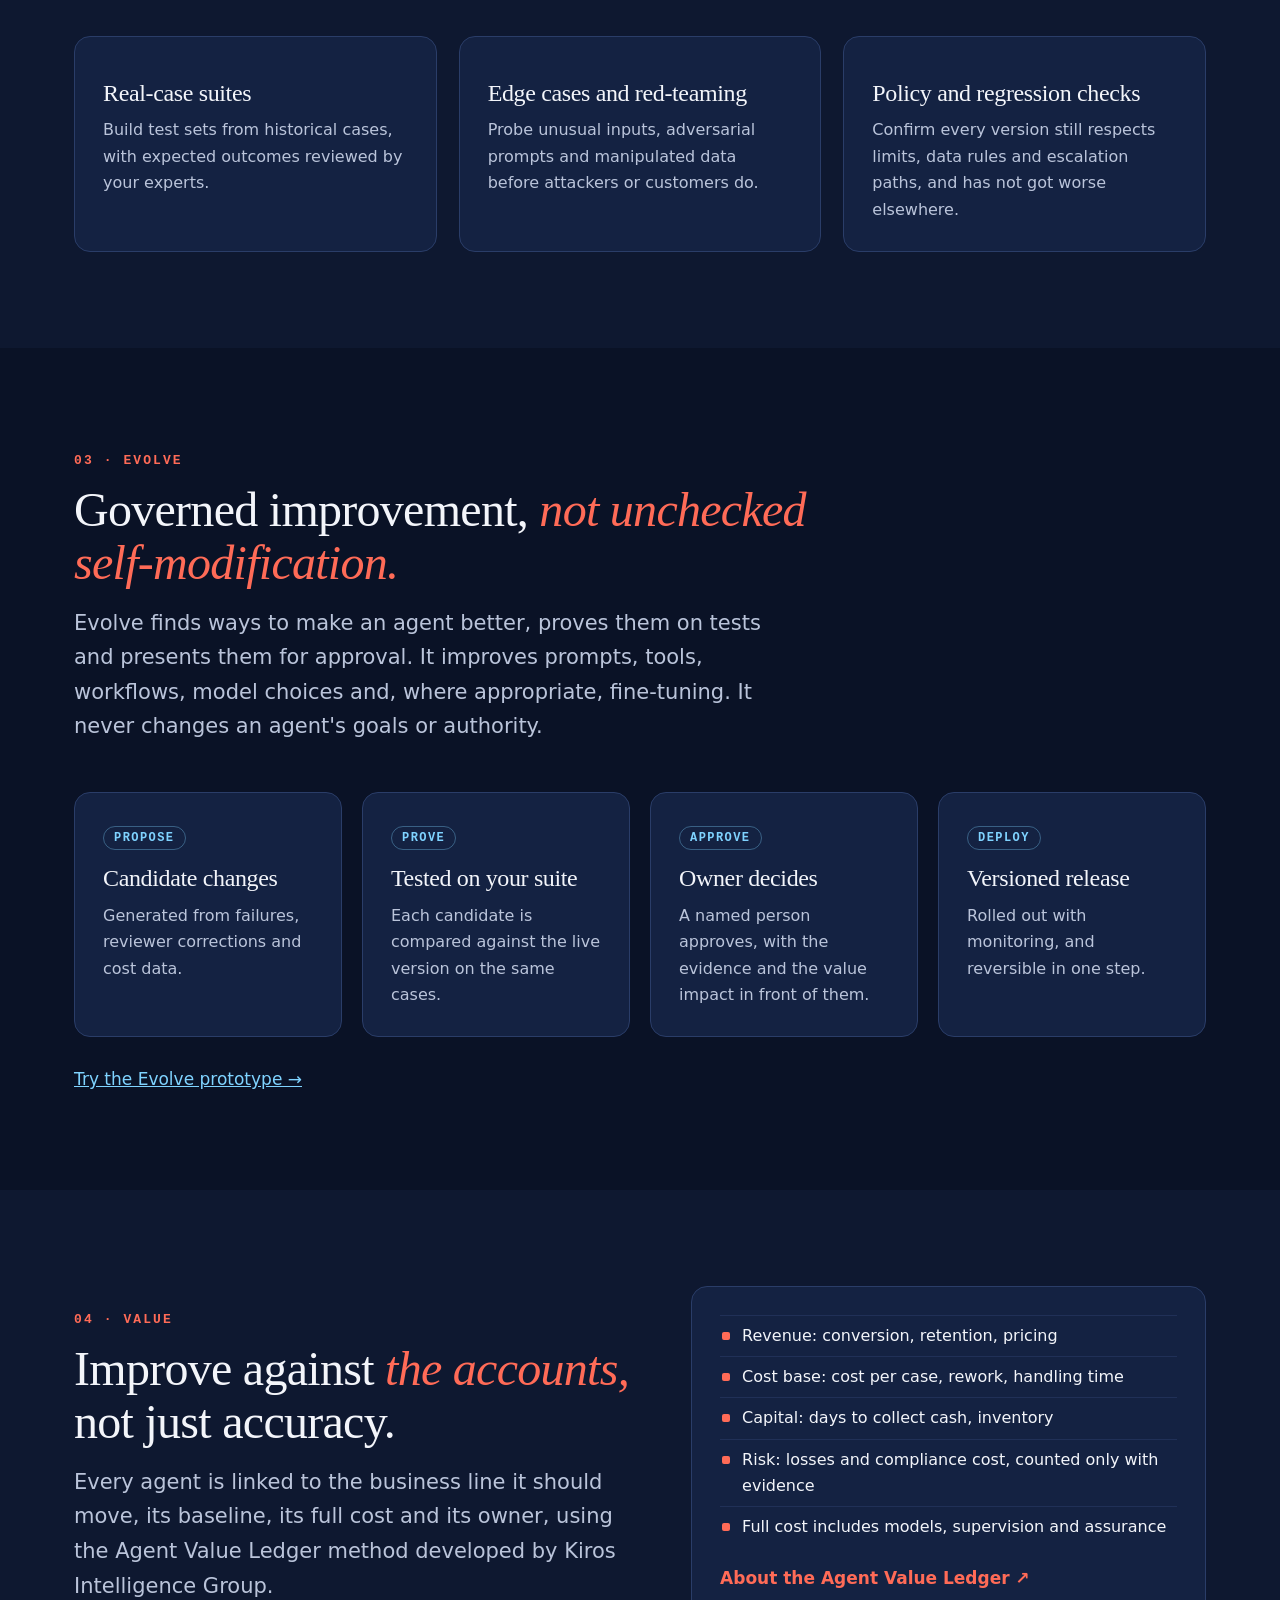
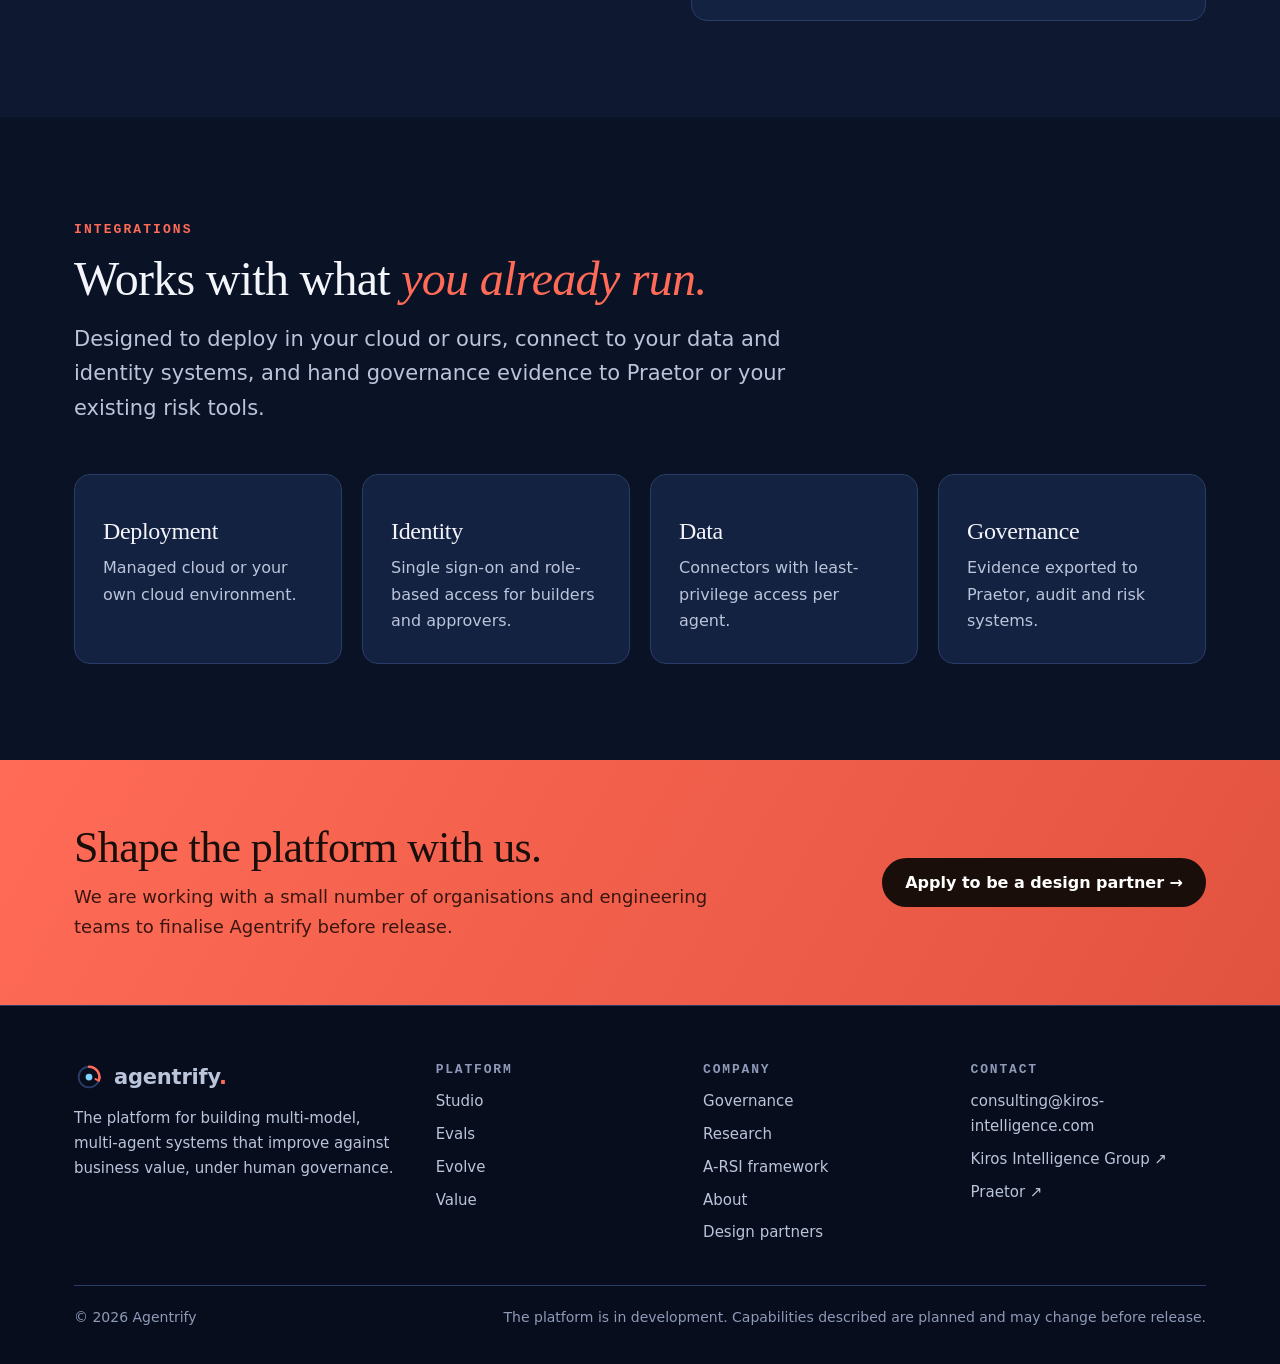
<file: platform.html>
<!doctype html><html lang="en"><head><meta charset="utf-8"><meta http-equiv="Content-Security-Policy" content="default-src 'self'; script-src 'self' 'unsafe-inline'; style-src 'self' 'unsafe-inline' https://fonts.googleapis.com; font-src 'self' https://fonts.gstatic.com; img-src 'self' data:; connect-src 'self'; manifest-src 'self'; worker-src 'self'; object-src 'none'; base-uri 'self'; form-action 'self' mailto:; upgrade-insecure-requests"><meta name="referrer" content="strict-origin-when-cross-origin"><meta name="viewport" content="width=device-width,initial-scale=1">
<title>Platform | Agentrify</title><meta name="description" content="Studio, Evals, Evolve and Value: multi-model, multi-agent development with governed improvement against business value.">
<link rel="canonical" href="https://agentrifyai.com/platform.html">
<meta property="og:title" content="Platform | Agentrify"><meta property="og:description" content="Studio, Evals, Evolve and Value: multi-model, multi-agent development with governed improvement against business value."><meta property="og:type" content="website"><meta property="og:url" content="https://agentrifyai.com/platform.html">
<meta name="theme-color" content="#0A1226"><link rel="icon" href="favicon.svg">
<link rel="preconnect" href="https://fonts.googleapis.com"><link rel="preconnect" href="https://fonts.gstatic.com" crossorigin>
<link href="https://fonts.googleapis.com/css2?family=Fraunces:ital,opsz,wght@0,9..144,300;0,9..144,400;1,9..144,400&family=IBM+Plex+Sans:wght@400;500;600&family=IBM+Plex+Mono:wght@400;500;600&display=swap" rel="stylesheet">
<link rel="stylesheet" href="site.css?v=61aa81c6"></head><body>
<a class="skip" href="#main">Skip to content</a>
<header class="hdr"><div class="wrap hbar"><a class="logo" href="index.html" aria-label="Agentrify home"><svg viewBox="0 0 32 32" aria-hidden="true"><circle cx="16" cy="16" r="11" fill="none" stroke="#2A3D68" stroke-width="2"/><path d="M16 5a11 11 0 0 1 10.4 14.6" fill="none" stroke="#FF6B57" stroke-width="2.6" stroke-linecap="round"/><path d="m27.6 16.2-1.2 3.6-3.4-1.6" fill="none" stroke="#FF6B57" stroke-width="2.2" stroke-linecap="round" stroke-linejoin="round"/><circle cx="16" cy="16" r="3.6" fill="#7FD3FF"/></svg><span>agentrify<b>.</b></span></a>
<button class="menu" type="button" aria-expanded="false" aria-controls="nav">Menu</button>
<nav class="nav" id="nav" aria-label="Main"><a href="platform.html" aria-current="page">Platform</a><a href="governance.html">Governance</a><a href="architecture.html">Architecture</a><a href="use-cases.html">Use cases</a><a href="research.html">Research</a><a href="a-rsi.html">A-RSI</a><a href="about.html">About</a><a class="cta" href="partners.html">Become a design partner</a></nav></div></header>
<main id="main">
<section class="phero"><div class="wrap"><span class="eyebrow">Platform</span><h1>From first build to <em>continuous improvement.</em></h1>
<p class="lead">Agentrify covers the full life of an agent: designing it, choosing its models, testing it, improving it and proving what it is worth.</p></div></section>

<section class="sec" id="studio"><div class="wrap hgrid">
<div class="rv"><span class="eyebrow">01 · Studio</span><h2 style="margin:12px 0 16px">Multi-model, <em>multi-agent</em> by default.</h2>
<p class="lead">Design systems of cooperating agents, and route each task to the model that suits it best, across providers.</p>
<div class="card" style="margin-top:24px"><ul style="margin:0"><li>Visual and code-first design of agent teams: planners, specialists, reviewers</li><li>A model gateway that routes by cost, quality, latency and data sensitivity</li><li>Frontier, open-weight and small models, with automatic fallback</li><li>Tool and data connectors with permissions set per agent</li><li>Shared memory and context, scoped to what each agent needs</li></ul></div></div>
<div class="rv"><svg class="router" viewBox="0 0 600 300" role="img" aria-label="A task is routed by policy to a frontier, open-weight or small model">
<rect x="6" y="120" width="150" height="60" rx="10"/><text x="81" y="146" text-anchor="middle">Task</text><text x="81" y="166" text-anchor="middle" class="m">intent · data class</text>
<rect x="200" y="110" width="200" height="80" rx="12" class="hl"/><text x="300" y="142" text-anchor="middle">Model gateway</text><text x="300" y="162" text-anchor="middle" class="m">cost · quality · policy</text>
<path d="M156 150H200"/><path class="flow" d="M156 150H200"/>
<rect x="460" y="20" width="134" height="60" rx="10"/><text x="527" y="46" text-anchor="middle">Frontier model</text><text x="527" y="66" text-anchor="middle" class="m">complex reasoning</text>
<rect x="460" y="120" width="134" height="60" rx="10"/><text x="527" y="146" text-anchor="middle">Open-weight</text><text x="527" y="166" text-anchor="middle" class="m">private hosting</text>
<rect x="460" y="220" width="134" height="60" rx="10"/><text x="527" y="246" text-anchor="middle">Small model</text><text x="527" y="266" text-anchor="middle" class="m">routine, low cost</text>
<path d="M400 135C440 135 420 50 460 50"/><path d="M400 150H460"/><path d="M400 165C440 165 420 250 460 250"/>
<path class="flow" d="M400 165C440 165 420 250 460 250"/></svg><p class="note-ill">Illustrative. Routing policies are set by your team; no model provider is implied as a partner.</p></div></div></section>

<section class="sec alt" id="evals"><div class="wrap">
<div class="shead rv"><span class="eyebrow">02 · Evals</span><h2>Test like it matters, <em>because it does.</em></h2><p class="lead">No agent should reach production, or change in production, without passing a test suite built from your own work.</p></div>
<div class="g3">
<div class="card rv"><h3>Real-case suites</h3><p>Build test sets from historical cases, with expected outcomes reviewed by your experts.</p></div>
<div class="card rv"><h3>Edge cases and red-teaming</h3><p>Probe unusual inputs, adversarial prompts and manipulated data before attackers or customers do.</p></div>
<div class="card rv"><h3>Policy and regression checks</h3><p>Confirm every version still respects limits, data rules and escalation paths, and has not got worse elsewhere.</p></div>
</div></div></section>

<section class="sec" id="evolve"><div class="wrap">
<div class="shead rv"><span class="eyebrow">03 · Evolve</span><h2>Governed improvement, <em>not unchecked self-modification.</em></h2>
<p class="lead">Evolve finds ways to make an agent better, proves them on tests and presents them for approval. It improves prompts, tools, workflows, model choices and, where appropriate, fine-tuning. It never changes an agent's goals or authority.</p></div>
<div class="g4">
<div class="card rv"><span class="tag">Propose</span><h3>Candidate changes</h3><p>Generated from failures, reviewer corrections and cost data.</p></div>
<div class="card rv"><span class="tag">Prove</span><h3>Tested on your suite</h3><p>Each candidate is compared against the live version on the same cases.</p></div>
<div class="card rv"><span class="tag">Approve</span><h3>Owner decides</h3><p>A named person approves, with the evidence and the value impact in front of them.</p></div>
<div class="card rv"><span class="tag">Deploy</span><h3>Versioned release</h3><p>Rolled out with monitoring, and reversible in one step.</p></div>
</div><p class="rv" style="margin-top:28px"><a href="index.html#prototype">Try the Evolve prototype →</a></p></div></section>

<section class="sec alt" id="value"><div class="wrap hgrid">
<div class="rv"><span class="eyebrow">04 · Value</span><h2 style="margin:12px 0 16px">Improve against <em>the accounts,</em> not just accuracy.</h2>
<p class="lead">Every agent is linked to the business line it should move, its baseline, its full cost and its owner, using the Agent Value Ledger method developed by Kiros Intelligence Group.</p></div>
<div class="card rv"><ul style="margin:0"><li>Revenue: conversion, retention, pricing</li><li>Cost base: cost per case, rework, handling time</li><li>Capital: days to collect cash, inventory</li><li>Risk: losses and compliance cost, counted only with evidence</li><li>Full cost includes models, supervision and assurance</li></ul>
<a class="more" href="https://kiros-intelligence.com/agent-value-ledger.html" target="_blank" rel="noopener">About the Agent Value Ledger ↗</a></div></div></section>

<section class="sec"><div class="wrap"><div class="shead rv"><span class="eyebrow">Integrations</span><h2>Works with what <em>you already run.</em></h2>
<p class="lead">Designed to deploy in your cloud or ours, connect to your data and identity systems, and hand governance evidence to Praetor or your existing risk tools.</p></div>
<div class="g4">
<div class="card rv"><h3>Deployment</h3><p>Managed cloud or your own cloud environment.</p></div>
<div class="card rv"><h3>Identity</h3><p>Single sign-on and role-based access for builders and approvers.</p></div>
<div class="card rv"><h3>Data</h3><p>Connectors with least-privilege access per agent.</p></div>
<div class="card rv"><h3>Governance</h3><p>Evidence exported to Praetor, audit and risk systems.</p></div>
</div></div></section>
<section class="band"><div class="wrap"><div><h2>Shape the platform with us.</h2><p>We are working with a small number of organisations and engineering teams to finalise Agentrify before release.</p></div><a class="btn" href="partners.html">Apply to be a design partner →</a></div></section></main>
<footer class="ftr"><div class="wrap"><div class="fgrid">
<div><a class="logo" href="index.html"><svg viewBox="0 0 32 32" aria-hidden="true"><circle cx="16" cy="16" r="11" fill="none" stroke="#2A3D68" stroke-width="2"/><path d="M16 5a11 11 0 0 1 10.4 14.6" fill="none" stroke="#FF6B57" stroke-width="2.6" stroke-linecap="round"/><path d="m27.6 16.2-1.2 3.6-3.4-1.6" fill="none" stroke="#FF6B57" stroke-width="2.2" stroke-linecap="round" stroke-linejoin="round"/><circle cx="16" cy="16" r="3.6" fill="#7FD3FF"/></svg><span>agentrify<b>.</b></span></a><p style="margin-top:14px;max-width:340px">The platform for building multi-model, multi-agent systems that improve against business value, under human governance.</p></div>
<div><h4>Platform</h4><ul><li><a href="platform.html#studio">Studio</a></li><li><a href="platform.html#evals">Evals</a></li><li><a href="platform.html#evolve">Evolve</a></li><li><a href="platform.html#value">Value</a></li></ul></div>
<div><h4>Company</h4><ul><li><a href="governance.html">Governance</a></li><li><a href="research.html">Research</a></li><li><a href="a-rsi.html">A-RSI framework</a></li><li><a href="about.html">About</a></li><li><a href="partners.html">Design partners</a></li></ul></div>
<div><h4>Contact</h4><ul><li><a href="mailto:consulting@kiros-intelligence.com">consulting@kiros-intelligence.com</a></li><li><a href="https://kiros-intelligence.com" target="_blank" rel="noopener">Kiros Intelligence Group ↗</a></li><li><a href="https://hypermindq.ai" target="_blank" rel="noopener">Praetor ↗</a></li></ul></div>
</div><div class="fbase"><span>© 2026 Agentrify</span><span>The platform is in development. Capabilities described are planned and may change before release.</span></div></div></footer>
<script src="site.js?v=4721fe3c"></script></body></html>
</file>
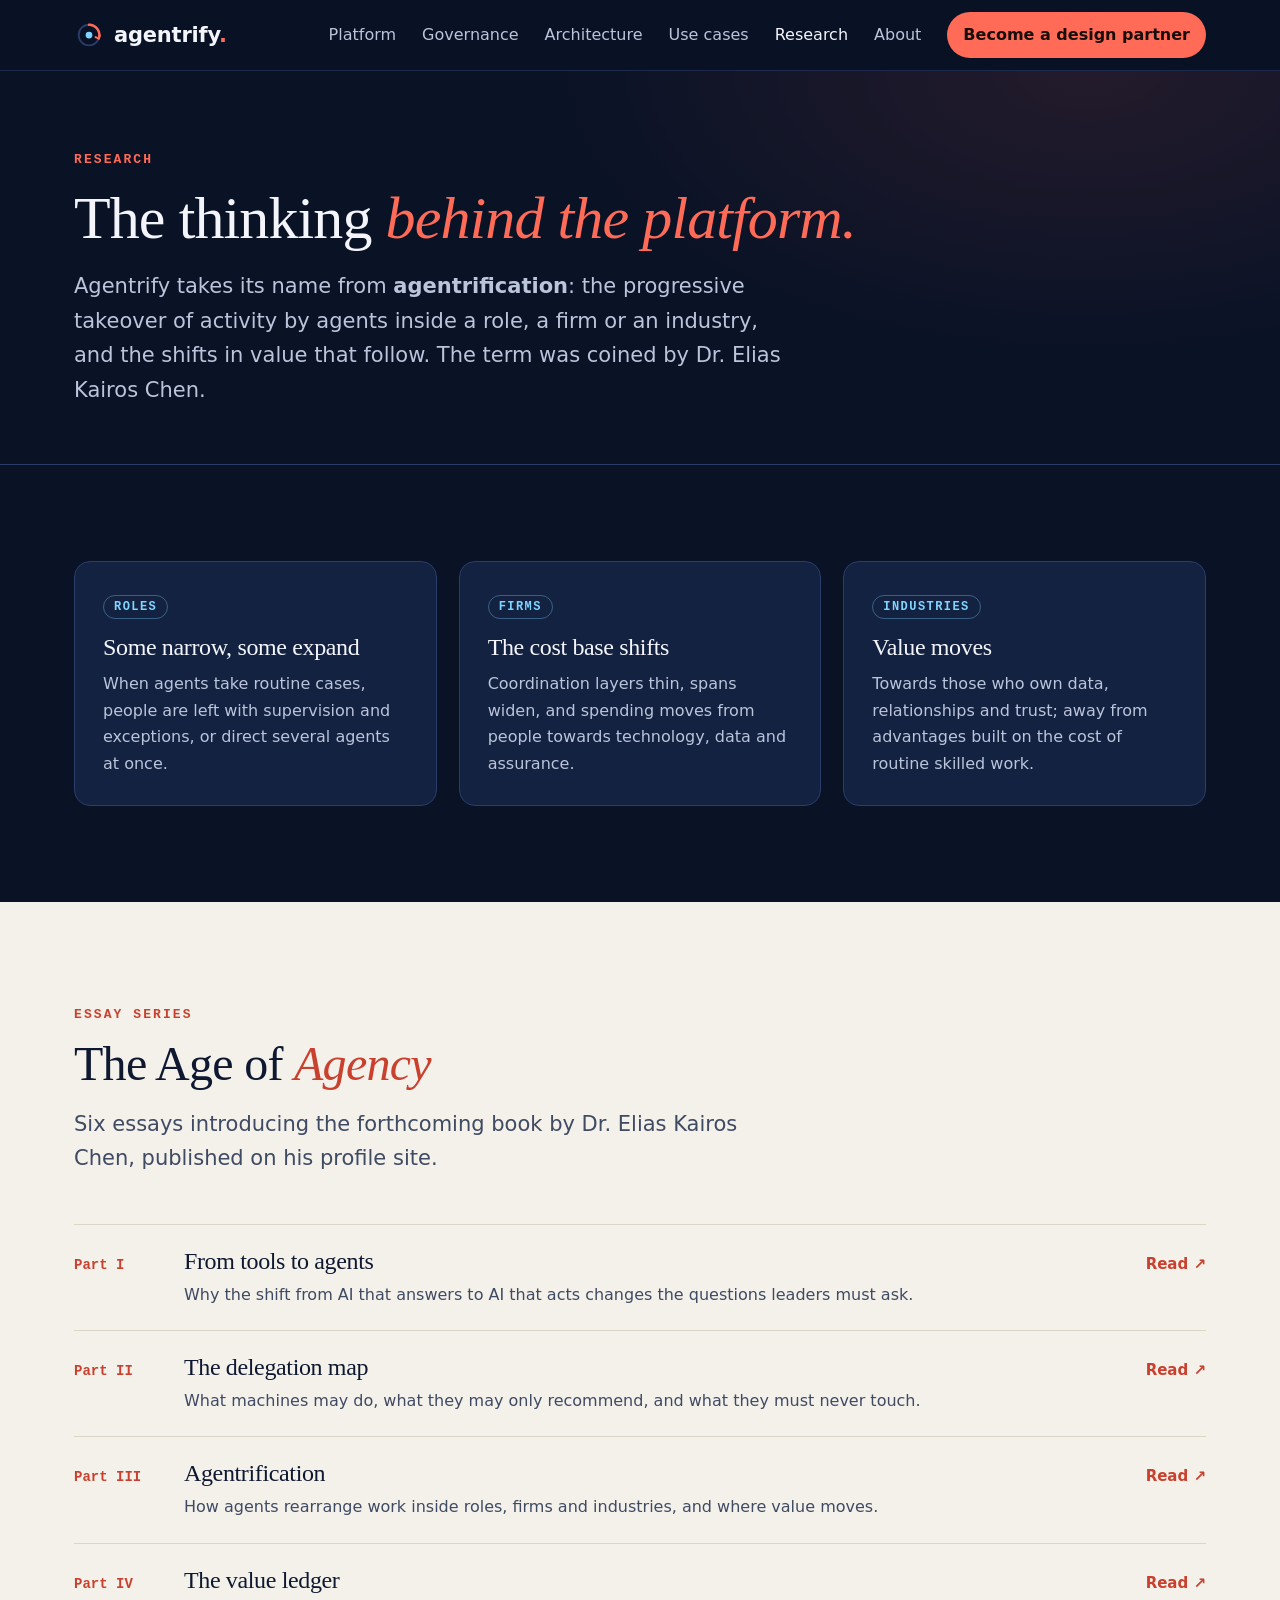
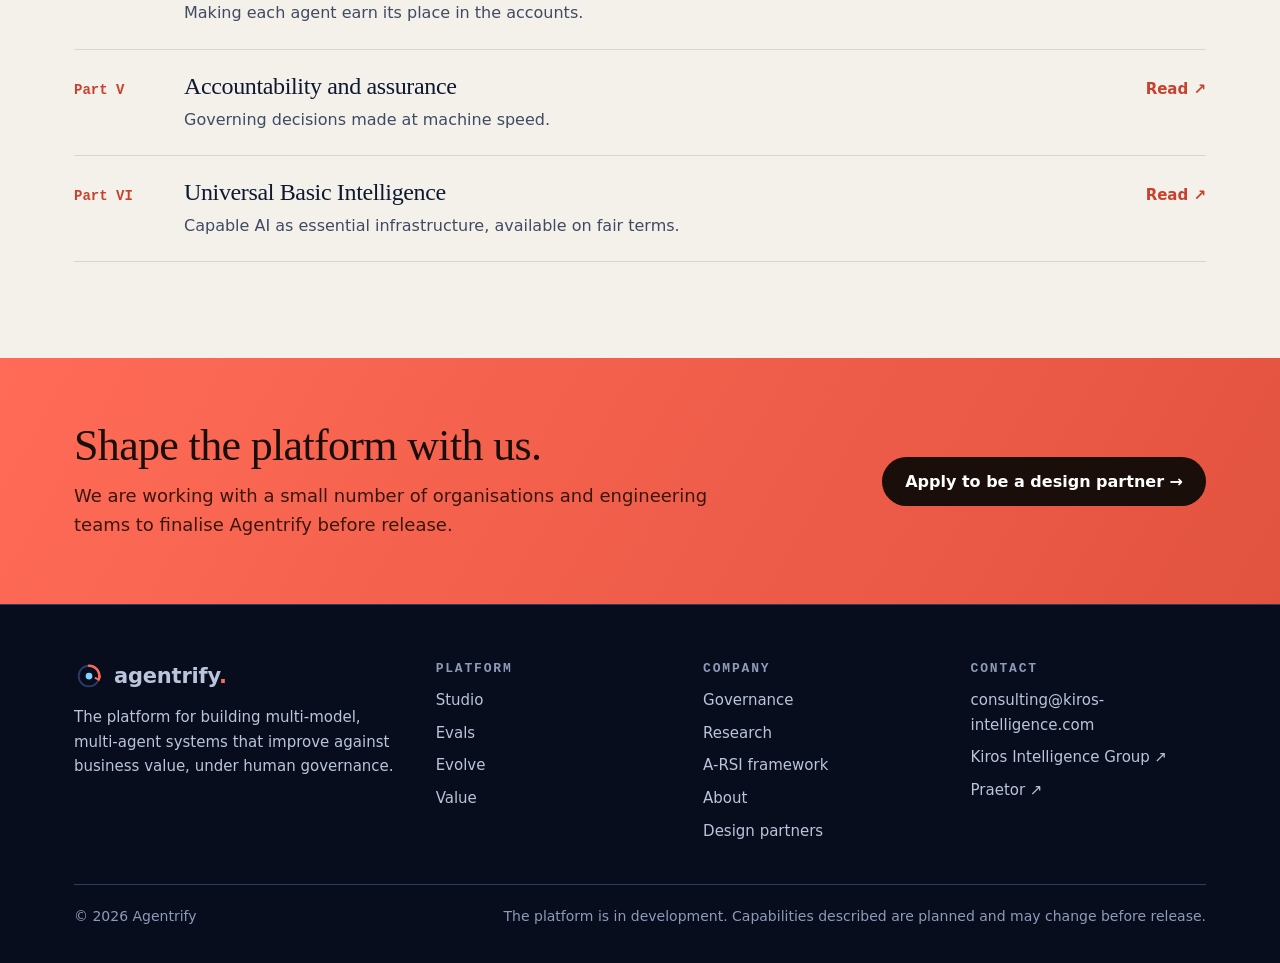
<file: research.html>
<!doctype html><html lang="en"><head><meta charset="utf-8"><meta http-equiv="Content-Security-Policy" content="default-src 'self'; script-src 'self' 'unsafe-inline'; style-src 'self' 'unsafe-inline' https://fonts.googleapis.com; font-src 'self' https://fonts.gstatic.com; img-src 'self' data:; connect-src 'self'; manifest-src 'self'; worker-src 'self'; object-src 'none'; base-uri 'self'; form-action 'self' mailto:; upgrade-insecure-requests"><meta name="referrer" content="strict-origin-when-cross-origin"><meta name="viewport" content="width=device-width,initial-scale=1">
<title>Research | Agentrify</title><meta name="description" content="Agentrification and the Age of Agency: the research behind the Agentrify platform.">
<link rel="canonical" href="https://agentrifyai.com/research.html">
<meta property="og:title" content="Research | Agentrify"><meta property="og:description" content="Agentrification and the Age of Agency: the research behind the Agentrify platform."><meta property="og:type" content="website"><meta property="og:url" content="https://agentrifyai.com/research.html">
<meta name="theme-color" content="#0A1226"><link rel="icon" href="favicon.svg">
<link rel="preconnect" href="https://fonts.googleapis.com"><link rel="preconnect" href="https://fonts.gstatic.com" crossorigin>
<link href="https://fonts.googleapis.com/css2?family=Fraunces:ital,opsz,wght@0,9..144,300;0,9..144,400;1,9..144,400&family=IBM+Plex+Sans:wght@400;500;600&family=IBM+Plex+Mono:wght@400;500;600&display=swap" rel="stylesheet">
<link rel="stylesheet" href="site.css?v=61aa81c6"></head><body>
<a class="skip" href="#main">Skip to content</a>
<header class="hdr"><div class="wrap hbar"><a class="logo" href="index.html" aria-label="Agentrify home"><svg viewBox="0 0 32 32" aria-hidden="true"><circle cx="16" cy="16" r="11" fill="none" stroke="#2A3D68" stroke-width="2"/><path d="M16 5a11 11 0 0 1 10.4 14.6" fill="none" stroke="#FF6B57" stroke-width="2.6" stroke-linecap="round"/><path d="m27.6 16.2-1.2 3.6-3.4-1.6" fill="none" stroke="#FF6B57" stroke-width="2.2" stroke-linecap="round" stroke-linejoin="round"/><circle cx="16" cy="16" r="3.6" fill="#7FD3FF"/></svg><span>agentrify<b>.</b></span></a>
<button class="menu" type="button" aria-expanded="false" aria-controls="nav">Menu</button>
<nav class="nav" id="nav" aria-label="Main"><a href="platform.html">Platform</a><a href="governance.html">Governance</a><a href="architecture.html">Architecture</a><a href="use-cases.html">Use cases</a><a href="research.html" aria-current="page">Research</a><a href="about.html">About</a><a class="cta" href="partners.html">Become a design partner</a></nav></div></header>
<main id="main">
<section class="phero"><div class="wrap"><span class="eyebrow">Research</span><h1>The thinking <em>behind the platform.</em></h1>
<p class="lead">Agentrify takes its name from <b>agentrification</b>: the progressive takeover of activity by agents inside a role, a firm or an industry, and the shifts in value that follow. The term was coined by Dr. Elias Kairos Chen.</p></div></section>
<section class="sec"><div class="wrap"><div class="g3">
<div class="card rv"><span class="tag">Roles</span><h3>Some narrow, some expand</h3><p>When agents take routine cases, people are left with supervision and exceptions, or direct several agents at once.</p></div>
<div class="card rv"><span class="tag">Firms</span><h3>The cost base shifts</h3><p>Coordination layers thin, spans widen, and spending moves from people towards technology, data and assurance.</p></div>
<div class="card rv"><span class="tag">Industries</span><h3>Value moves</h3><p>Towards those who own data, relationships and trust; away from advantages built on the cost of routine skilled work.</p></div>
</div></div></section>
<section class="sec paper"><div class="wrap"><div class="shead rv"><span class="eyebrow">Essay series</span><h2>The Age of <em>Agency</em></h2>
<p class="lead">Six essays introducing the forthcoming book by Dr. Elias Kairos Chen, published on his profile site.</p></div>
<div class="elist"><a class="rv" href="https://dreliaskairos-chen.com/essays/aoa-from-tools-to-agents.html" target="_blank" rel="noopener"><span class="n">Part I</span><div><h3>From tools to agents</h3><p>Why the shift from AI that answers to AI that acts changes the questions leaders must ask.</p></div><span class="go">Read ↗</span></a><a class="rv" href="https://dreliaskairos-chen.com/essays/aoa-the-delegation-map.html" target="_blank" rel="noopener"><span class="n">Part II</span><div><h3>The delegation map</h3><p>What machines may do, what they may only recommend, and what they must never touch.</p></div><span class="go">Read ↗</span></a><a class="rv" href="https://dreliaskairos-chen.com/essays/aoa-agentrification.html" target="_blank" rel="noopener"><span class="n">Part III</span><div><h3>Agentrification</h3><p>How agents rearrange work inside roles, firms and industries, and where value moves.</p></div><span class="go">Read ↗</span></a><a class="rv" href="https://dreliaskairos-chen.com/essays/aoa-the-value-ledger.html" target="_blank" rel="noopener"><span class="n">Part IV</span><div><h3>The value ledger</h3><p>Making each agent earn its place in the accounts.</p></div><span class="go">Read ↗</span></a><a class="rv" href="https://dreliaskairos-chen.com/essays/aoa-accountability.html" target="_blank" rel="noopener"><span class="n">Part V</span><div><h3>Accountability and assurance</h3><p>Governing decisions made at machine speed.</p></div><span class="go">Read ↗</span></a><a class="rv" href="https://dreliaskairos-chen.com/essays/aoa-universal-basic-intelligence.html" target="_blank" rel="noopener"><span class="n">Part VI</span><div><h3>Universal Basic Intelligence</h3><p>Capable AI as essential infrastructure, available on fair terms.</p></div><span class="go">Read ↗</span></a></div></div></section>
<section class="band"><div class="wrap"><div><h2>Shape the platform with us.</h2><p>We are working with a small number of organisations and engineering teams to finalise Agentrify before release.</p></div><a class="btn" href="partners.html">Apply to be a design partner →</a></div></section></main>
<footer class="ftr"><div class="wrap"><div class="fgrid">
<div><a class="logo" href="index.html"><svg viewBox="0 0 32 32" aria-hidden="true"><circle cx="16" cy="16" r="11" fill="none" stroke="#2A3D68" stroke-width="2"/><path d="M16 5a11 11 0 0 1 10.4 14.6" fill="none" stroke="#FF6B57" stroke-width="2.6" stroke-linecap="round"/><path d="m27.6 16.2-1.2 3.6-3.4-1.6" fill="none" stroke="#FF6B57" stroke-width="2.2" stroke-linecap="round" stroke-linejoin="round"/><circle cx="16" cy="16" r="3.6" fill="#7FD3FF"/></svg><span>agentrify<b>.</b></span></a><p style="margin-top:14px;max-width:340px">The platform for building multi-model, multi-agent systems that improve against business value, under human governance.</p></div>
<div><h4>Platform</h4><ul><li><a href="platform.html#studio">Studio</a></li><li><a href="platform.html#evals">Evals</a></li><li><a href="platform.html#evolve">Evolve</a></li><li><a href="platform.html#value">Value</a></li></ul></div>
<div><h4>Company</h4><ul><li><a href="governance.html">Governance</a></li><li><a href="research.html">Research</a></li><li><a href="a-rsi.html">A-RSI framework</a></li><li><a href="about.html">About</a></li><li><a href="partners.html">Design partners</a></li></ul></div>
<div><h4>Contact</h4><ul><li><a href="mailto:consulting@kiros-intelligence.com">consulting@kiros-intelligence.com</a></li><li><a href="https://kiros-intelligence.com" target="_blank" rel="noopener">Kiros Intelligence Group ↗</a></li><li><a href="https://hypermindq.ai" target="_blank" rel="noopener">Praetor ↗</a></li></ul></div>
</div><div class="fbase"><span>© 2026 Agentrify</span><span>The platform is in development. Capabilities described are planned and may change before release.</span></div></div></footer>
<script src="site.js?v=4721fe3c"></script></body></html>
</file>
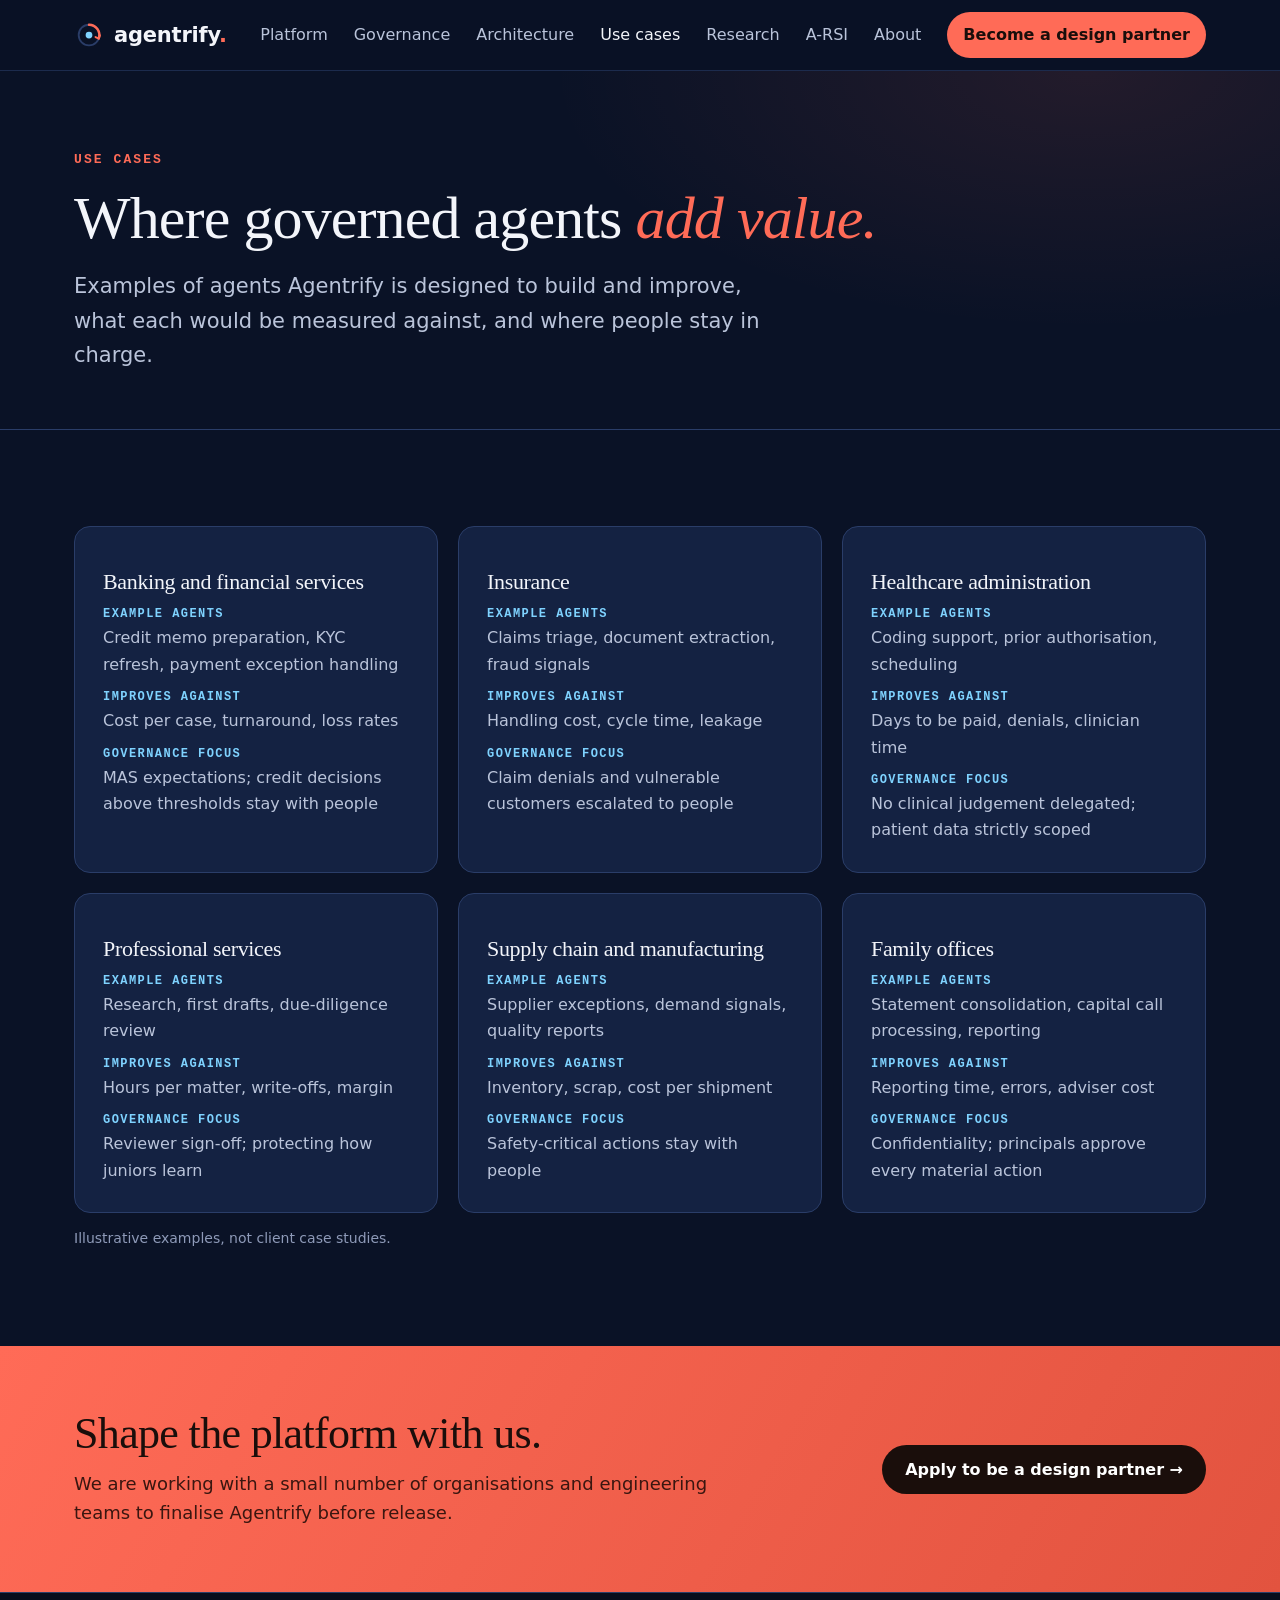
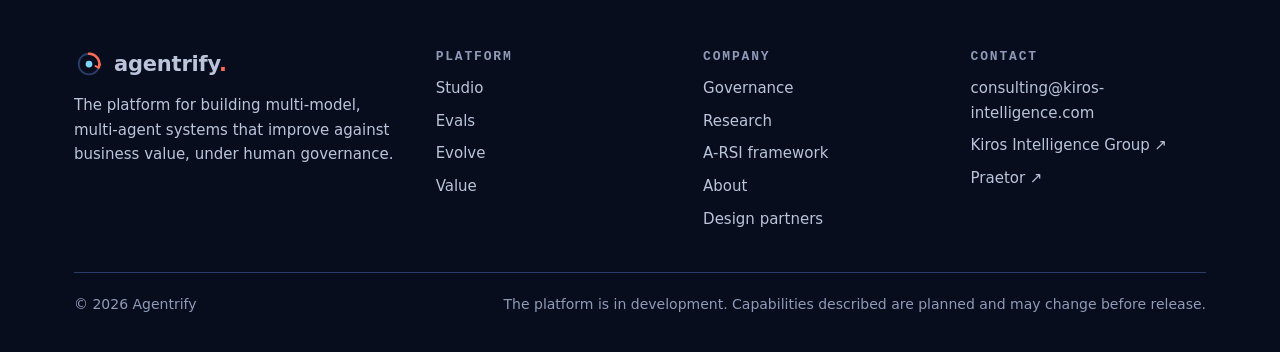
<file: use-cases.html>
<!doctype html><html lang="en"><head><meta charset="utf-8"><meta http-equiv="Content-Security-Policy" content="default-src 'self'; script-src 'self' 'unsafe-inline'; style-src 'self' 'unsafe-inline' https://fonts.googleapis.com; font-src 'self' https://fonts.gstatic.com; img-src 'self' data:; connect-src 'self'; manifest-src 'self'; worker-src 'self'; object-src 'none'; base-uri 'self'; form-action 'self' mailto:; upgrade-insecure-requests"><meta name="referrer" content="strict-origin-when-cross-origin"><meta name="viewport" content="width=device-width,initial-scale=1">
<title>Use cases | Agentrify</title><meta name="description" content="Examples of governed agents across banking, insurance, healthcare administration, professional services, supply chain and family offices.">
<link rel="canonical" href="https://agentrifyai.com/use-cases.html">
<meta property="og:title" content="Use cases | Agentrify"><meta property="og:description" content="Examples of governed agents across banking, insurance, healthcare administration, professional services, supply chain and family offices."><meta property="og:type" content="website"><meta property="og:url" content="https://agentrifyai.com/use-cases.html">
<meta name="theme-color" content="#0A1226"><link rel="icon" href="favicon.svg">
<link rel="preconnect" href="https://fonts.googleapis.com"><link rel="preconnect" href="https://fonts.gstatic.com" crossorigin>
<link href="https://fonts.googleapis.com/css2?family=Fraunces:ital,opsz,wght@0,9..144,300;0,9..144,400;1,9..144,400&family=IBM+Plex+Sans:wght@400;500;600&family=IBM+Plex+Mono:wght@400;500;600&display=swap" rel="stylesheet">
<link rel="stylesheet" href="site.css?v=61aa81c6"></head><body>
<a class="skip" href="#main">Skip to content</a>
<header class="hdr"><div class="wrap hbar"><a class="logo" href="index.html" aria-label="Agentrify home"><svg viewBox="0 0 32 32" aria-hidden="true"><circle cx="16" cy="16" r="11" fill="none" stroke="#2A3D68" stroke-width="2"/><path d="M16 5a11 11 0 0 1 10.4 14.6" fill="none" stroke="#FF6B57" stroke-width="2.6" stroke-linecap="round"/><path d="m27.6 16.2-1.2 3.6-3.4-1.6" fill="none" stroke="#FF6B57" stroke-width="2.2" stroke-linecap="round" stroke-linejoin="round"/><circle cx="16" cy="16" r="3.6" fill="#7FD3FF"/></svg><span>agentrify<b>.</b></span></a>
<button class="menu" type="button" aria-expanded="false" aria-controls="nav">Menu</button>
<nav class="nav" id="nav" aria-label="Main"><a href="platform.html">Platform</a><a href="governance.html">Governance</a><a href="architecture.html">Architecture</a><a href="use-cases.html" aria-current="page">Use cases</a><a href="research.html">Research</a><a href="a-rsi.html">A-RSI</a><a href="about.html">About</a><a class="cta" href="partners.html">Become a design partner</a></nav></div></header>
<main id="main">
<section class="phero"><div class="wrap"><span class="eyebrow">Use cases</span><h1>Where governed agents <em>add value.</em></h1>
<p class="lead">Examples of agents Agentrify is designed to build and improve, what each would be measured against, and where people stay in charge.</p></div></section>
<section class="sec"><div class="wrap"><div class="ind">
<div class="card rv"><h3>Banking and financial services</h3><dl><dt>Example agents</dt><dd>Credit memo preparation, KYC refresh, payment exception handling</dd><dt>Improves against</dt><dd>Cost per case, turnaround, loss rates</dd><dt>Governance focus</dt><dd>MAS expectations; credit decisions above thresholds stay with people</dd></dl></div><div class="card rv"><h3>Insurance</h3><dl><dt>Example agents</dt><dd>Claims triage, document extraction, fraud signals</dd><dt>Improves against</dt><dd>Handling cost, cycle time, leakage</dd><dt>Governance focus</dt><dd>Claim denials and vulnerable customers escalated to people</dd></dl></div><div class="card rv"><h3>Healthcare administration</h3><dl><dt>Example agents</dt><dd>Coding support, prior authorisation, scheduling</dd><dt>Improves against</dt><dd>Days to be paid, denials, clinician time</dd><dt>Governance focus</dt><dd>No clinical judgement delegated; patient data strictly scoped</dd></dl></div><div class="card rv"><h3>Professional services</h3><dl><dt>Example agents</dt><dd>Research, first drafts, due-diligence review</dd><dt>Improves against</dt><dd>Hours per matter, write-offs, margin</dd><dt>Governance focus</dt><dd>Reviewer sign-off; protecting how juniors learn</dd></dl></div><div class="card rv"><h3>Supply chain and manufacturing</h3><dl><dt>Example agents</dt><dd>Supplier exceptions, demand signals, quality reports</dd><dt>Improves against</dt><dd>Inventory, scrap, cost per shipment</dd><dt>Governance focus</dt><dd>Safety-critical actions stay with people</dd></dl></div><div class="card rv"><h3>Family offices</h3><dl><dt>Example agents</dt><dd>Statement consolidation, capital call processing, reporting</dd><dt>Improves against</dt><dd>Reporting time, errors, adviser cost</dd><dt>Governance focus</dt><dd>Confidentiality; principals approve every material action</dd></dl></div>
</div><p class="note-ill">Illustrative examples, not client case studies.</p></div></section>
<section class="band"><div class="wrap"><div><h2>Shape the platform with us.</h2><p>We are working with a small number of organisations and engineering teams to finalise Agentrify before release.</p></div><a class="btn" href="partners.html">Apply to be a design partner →</a></div></section></main>
<footer class="ftr"><div class="wrap"><div class="fgrid">
<div><a class="logo" href="index.html"><svg viewBox="0 0 32 32" aria-hidden="true"><circle cx="16" cy="16" r="11" fill="none" stroke="#2A3D68" stroke-width="2"/><path d="M16 5a11 11 0 0 1 10.4 14.6" fill="none" stroke="#FF6B57" stroke-width="2.6" stroke-linecap="round"/><path d="m27.6 16.2-1.2 3.6-3.4-1.6" fill="none" stroke="#FF6B57" stroke-width="2.2" stroke-linecap="round" stroke-linejoin="round"/><circle cx="16" cy="16" r="3.6" fill="#7FD3FF"/></svg><span>agentrify<b>.</b></span></a><p style="margin-top:14px;max-width:340px">The platform for building multi-model, multi-agent systems that improve against business value, under human governance.</p></div>
<div><h4>Platform</h4><ul><li><a href="platform.html#studio">Studio</a></li><li><a href="platform.html#evals">Evals</a></li><li><a href="platform.html#evolve">Evolve</a></li><li><a href="platform.html#value">Value</a></li></ul></div>
<div><h4>Company</h4><ul><li><a href="governance.html">Governance</a></li><li><a href="research.html">Research</a></li><li><a href="a-rsi.html">A-RSI framework</a></li><li><a href="about.html">About</a></li><li><a href="partners.html">Design partners</a></li></ul></div>
<div><h4>Contact</h4><ul><li><a href="mailto:consulting@kiros-intelligence.com">consulting@kiros-intelligence.com</a></li><li><a href="https://kiros-intelligence.com" target="_blank" rel="noopener">Kiros Intelligence Group ↗</a></li><li><a href="https://hypermindq.ai" target="_blank" rel="noopener">Praetor ↗</a></li></ul></div>
</div><div class="fbase"><span>© 2026 Agentrify</span><span>The platform is in development. Capabilities described are planned and may change before release.</span></div></div></footer>
<script src="site.js?v=4721fe3c"></script></body></html>
</file>
<file: site.css>
:root{
  --bg:#0A1226;--bg2:#0E1830;--panel:#142242;--panel2:#18294F;--line:#2A3D68;
  --ink:#F3F5FA;--soft:#BAC4DA;--mute:#8E9AB8;
  --accent:#FF6B57;--accent-ink:#1A0E0B;--ice:#7FD3FF;--ok:#5FD39A;--warn:#F2C14E;--bad:#FF8A8A;
  --paper:#F4F1EA;--paper-ink:#0E1830;--paper-soft:#3F4A63;
  --serif:"Fraunces",Georgia,serif;--sans:"IBM Plex Sans",system-ui,sans-serif;--mono:"IBM Plex Mono",ui-monospace,monospace;
  --r:16px;--wrap:1180px
}
*{box-sizing:border-box;margin:0}
html{background:var(--bg);scroll-behavior:smooth}
body{background:var(--bg);color:var(--ink);font:17px/1.65 var(--sans);-webkit-font-smoothing:antialiased;overflow-x:hidden}
a{color:var(--ice)}a:hover{color:#fff}
img,svg{max-width:100%}
.wrap{max-width:var(--wrap);margin:0 auto;padding:0 24px}
.skip{position:absolute;left:-999px}.skip:focus{left:16px;top:16px;background:#fff;color:#000;padding:8px 12px;z-index:99}
:focus-visible{outline:2px solid var(--accent);outline-offset:3px}

/* header */
.hdr{position:sticky;top:0;z-index:50;background:rgba(10,18,38,.86);backdrop-filter:blur(12px);border-bottom:1px solid rgba(42,61,104,.6)}
.hbar{display:flex;align-items:center;justify-content:space-between;height:70px}
.logo{display:flex;align-items:center;gap:10px;color:var(--ink);text-decoration:none;font:600 21px var(--sans);letter-spacing:-.01em}
.logo svg{width:30px;height:30px}
.logo span b{color:var(--accent);font-weight:600}
.nav{display:flex;align-items:center;gap:26px}
.nav a{color:var(--soft);text-decoration:none;font-size:16px;font-weight:500}
.nav a:hover,.nav a[aria-current]{color:var(--ink)}
.nav .cta{color:var(--accent-ink);background:var(--accent);padding:10px 16px;border-radius:999px;font-weight:600}
.nav .cta:hover{color:var(--accent-ink);filter:brightness(1.06)}
.menu{display:none;background:none;border:1px solid var(--line);color:var(--ink);border-radius:10px;padding:8px 12px;font:600 15px var(--sans)}
@media(max-width:960px){
  .menu{display:block}
  .nav{position:absolute;top:70px;left:0;right:0;flex-direction:column;align-items:stretch;gap:0;background:var(--bg2);border-bottom:1px solid var(--line);padding:8px 24px 20px;display:none}
  .nav.open{display:flex}
  .nav a{padding:12px 0;border-bottom:1px solid var(--line);font-size:17px}
  .nav .cta{margin-top:14px;text-align:center;border:0}
}

/* type */
.eyebrow{font:600 13px var(--mono);letter-spacing:.16em;text-transform:uppercase;color:var(--accent)}
h1,h2,h3{font-family:var(--serif);font-weight:400;letter-spacing:-.015em;line-height:1.1}
h1{font-size:clamp(40px,6vw,72px)}
h2{font-size:clamp(32px,4vw,48px)}
h3{font-size:24px;line-height:1.2}
h1 em,h2 em{font-style:italic;color:var(--accent)}
.lead{font-size:clamp(18px,2vw,21px);color:var(--soft);max-width:720px}
p+p{margin-top:14px}
.mono{font-family:var(--mono)}

/* sections */
.sec{padding:96px 0}
.sec.alt{background:var(--bg2)}
.sec.deep{background:linear-gradient(180deg,#0B1530,#111F43)}
.sec.paper{background:var(--paper);color:var(--paper-ink)}
.sec.paper .lead,.sec.paper p{color:var(--paper-soft)}
.sec.paper .eyebrow{color:#C9412E}
.sec.paper h2 em{color:#C9412E}
.shead{max-width:780px;margin-bottom:48px}
.shead h2{margin:12px 0 16px}
@media(max-width:700px){.sec{padding:68px 0}}

/* hero */
.hero{padding:72px 0 88px;position:relative;overflow:hidden}
.hero::before{content:"";position:absolute;inset:-20% -10% auto auto;width:780px;height:780px;background:radial-gradient(circle,rgba(255,107,87,.16),transparent 62%);pointer-events:none}
.hgrid{display:grid;grid-template-columns:1.05fr .95fr;gap:48px;align-items:center}
.hero h1{margin:18px 0 22px}
.hero .lead{margin-bottom:30px}
.status{display:inline-flex;align-items:center;gap:10px;font:500 14px var(--mono);color:var(--soft);border:1px solid var(--line);border-radius:999px;padding:7px 14px;background:rgba(20,34,66,.6)}
.status i{width:8px;height:8px;border-radius:50%;background:var(--warn);box-shadow:0 0 0 4px rgba(242,193,78,.18)}
.btns{display:flex;flex-wrap:wrap;gap:12px}
.btn{display:inline-flex;align-items:center;gap:8px;padding:14px 22px;border-radius:999px;font:600 16px var(--sans);text-decoration:none;border:1px solid transparent;cursor:pointer;transition:transform .2s,filter .2s}
.btn:hover{transform:translateY(-1px)}
.btn.p{background:var(--accent);color:var(--accent-ink)}
.btn.p:hover{color:var(--accent-ink);filter:brightness(1.06)}
.btn.g{border-color:var(--line);color:var(--ink);background:rgba(20,34,66,.5)}
.btn.g:hover{border-color:var(--soft);color:#fff}
.btn:disabled{opacity:.45;cursor:not-allowed;transform:none}
@media(max-width:960px){.hgrid{grid-template-columns:1fr}.hero{padding-top:48px}}

/* loop diagram */
.loop{width:100%;max-width:520px;margin:0 auto;display:block}
.loop .ring{fill:none;stroke:var(--line);stroke-width:2}
.loop .arc{fill:none;stroke:url(#lg);stroke-width:3;stroke-linecap:round;stroke-dasharray:90 1200}
.loop .node circle{fill:var(--panel);stroke:var(--line);stroke-width:1.5}
.loop .node text{fill:var(--ink);font:600 15px var(--sans);text-anchor:middle}
.loop .node .k{fill:var(--mute);font:500 11px var(--mono);letter-spacing:.12em}
.loop .node.gate circle{stroke:var(--accent);stroke-width:2}
.loop .core text{fill:var(--soft);font:500 13px var(--mono);text-anchor:middle;letter-spacing:.1em}
.loop .core .big{fill:var(--ink);font:400 26px var(--serif);letter-spacing:0}
@media(prefers-reduced-motion:no-preference){.loop .arc{animation:spin 9s linear infinite}}
@keyframes spin{to{stroke-dashoffset:-1290}}

/* grids & cards */
.g2{display:grid;grid-template-columns:repeat(2,1fr);gap:22px}
.g3{display:grid;grid-template-columns:repeat(3,1fr);gap:22px}
.g4{display:grid;grid-template-columns:repeat(4,1fr);gap:20px}
@media(max-width:1000px){.g4{grid-template-columns:repeat(2,1fr)}.g3{grid-template-columns:1fr 1fr}}
@media(max-width:680px){.g2,.g3,.g4{grid-template-columns:1fr}}
.card{background:var(--panel);border:1px solid var(--line);border-radius:var(--r);padding:28px;position:relative;transition:border-color .25s,transform .25s}
.card:hover{border-color:#3C5490}
.card h3{margin:14px 0 10px}
.card p{color:var(--soft);font-size:16px}
.card ul{margin-top:14px;padding:0;list-style:none}
.card li{padding:7px 0 7px 22px;position:relative;color:var(--ink);font-size:16px;border-top:1px solid rgba(42,61,104,.55)}
.card li::before{content:"";position:absolute;left:2px;top:16px;width:8px;height:8px;border-radius:2px;background:var(--accent)}
.ico{width:46px;height:46px;border-radius:12px;display:grid;place-items:center;background:rgba(255,107,87,.12);border:1px solid rgba(255,107,87,.35)}
.ico svg{width:24px;height:24px;stroke:var(--accent);fill:none;stroke-width:1.7;stroke-linecap:round;stroke-linejoin:round}
.tag{display:inline-block;font:600 12px var(--mono);letter-spacing:.12em;text-transform:uppercase;color:var(--ice);border:1px solid rgba(127,211,255,.35);border-radius:999px;padding:4px 10px}
.card .more{display:inline-block;margin-top:16px;font-weight:600;text-decoration:none;color:var(--accent)}
.sec.paper .card{background:#fff;border-color:#E2DCCF}
.sec.paper .card p{color:var(--paper-soft)}
.sec.paper .card li{color:var(--paper-ink);border-top-color:#EEE8DC}

/* stack strip */
.stack{display:grid;grid-template-columns:repeat(3,1fr);border:1px solid var(--line);border-radius:var(--r);overflow:hidden}
.stack div{padding:28px;background:var(--panel)}
.stack div+div{border-left:1px solid var(--line)}
.stack .me{background:linear-gradient(160deg,#2A1D2E,#1A2448);box-shadow:inset 0 0 0 1px rgba(255,107,87,.45)}
.stack b{display:block;font:400 26px var(--serif);margin:8px 0 6px}
.stack p{color:var(--soft);font-size:16px}
@media(max-width:780px){.stack{grid-template-columns:1fr}.stack div+div{border-left:0;border-top:1px solid var(--line)}}

/* principles list */
.plist{display:grid;gap:0;border-top:1px solid var(--line)}
.plist div{display:grid;grid-template-columns:72px 1fr 1.3fr;gap:24px;padding:26px 0;border-bottom:1px solid var(--line);align-items:start}
.plist .n{font:500 15px var(--mono);color:var(--accent)}
.plist h3{font-size:22px}
.plist p{color:var(--soft);font-size:16px}
@media(max-width:780px){.plist div{grid-template-columns:1fr;gap:8px}}

/* simulator */
.sim{background:var(--panel);border:1px solid var(--line);border-radius:20px;overflow:hidden}
.sim-top{display:flex;flex-wrap:wrap;justify-content:space-between;gap:14px;align-items:center;padding:18px 24px;border-bottom:1px solid var(--line);background:var(--panel2)}
.sim-top .t{font:600 17px var(--sans)}
.sim-top .t small{display:block;font:500 13px var(--mono);color:var(--mute);letter-spacing:.06em;margin-top:2px}
.badge{font:600 12px var(--mono);letter-spacing:.1em;text-transform:uppercase;padding:5px 10px;border-radius:999px;border:1px solid rgba(242,193,78,.45);color:var(--warn)}
.sim-body{display:grid;grid-template-columns:1fr 1.25fr;gap:0}
.sim-col{padding:24px}
.sim-col+.sim-col{border-left:1px solid var(--line)}
@media(max-width:900px){.sim-body{grid-template-columns:1fr}.sim-col+.sim-col{border-left:0;border-top:1px solid var(--line)}}
.sim h4{font:600 13px var(--mono);letter-spacing:.14em;text-transform:uppercase;color:var(--mute);margin-bottom:12px}
.kpis{display:grid;grid-template-columns:1fr 1fr;gap:10px;margin-bottom:22px}
.kpi{background:var(--bg2);border:1px solid var(--line);border-radius:12px;padding:12px 14px}
.kpi span{display:block;font-size:14px;color:var(--mute)}
.kpi b{display:block;font:500 24px var(--mono);margin-top:2px}
.kpi.val{grid-column:1/-1;border-color:rgba(255,107,87,.4)}
.kpi.val b{color:var(--accent)}
.vers{list-style:none;padding:0;display:grid;gap:8px}
.vers li{display:flex;justify-content:space-between;align-items:center;gap:10px;background:var(--bg2);border:1px solid var(--line);border-radius:10px;padding:10px 12px;font-size:15px}
.vers li.live{border-color:var(--ok)}
.vers li .v{font:600 14px var(--mono);color:var(--ice);margin-right:8px}
.vers li em{font-style:normal;font:600 12px var(--mono);color:var(--ok);letter-spacing:.08em}
.vers button{background:none;border:1px solid var(--line);color:var(--soft);border-radius:8px;padding:5px 10px;font:500 13px var(--sans);cursor:pointer}
.vers button:hover{color:#fff;border-color:var(--soft)}
.cand{background:var(--bg2);border:1px solid var(--line);border-radius:14px;padding:18px;min-height:260px}
.cand .ct{font:400 22px var(--serif);margin:4px 0 6px}
.cand .cd{color:var(--soft);font-size:15px}
.evt{width:100%;border-collapse:collapse;margin:16px 0;font-size:15px}
.evt th,.evt td{text-align:left;padding:8px 6px;border-bottom:1px solid var(--line)}
.evt th{font:500 12px var(--mono);letter-spacing:.1em;color:var(--mute);text-transform:uppercase}
.evt td.d{font-family:var(--mono)}
.up{color:var(--ok)}.down{color:var(--bad)}.flat{color:var(--soft)}
.checks{display:flex;flex-wrap:wrap;gap:8px;margin:6px 0 16px}
.chk{font:500 13px var(--mono);padding:5px 9px;border-radius:8px;border:1px solid var(--line);color:var(--soft)}
.chk.ok{border-color:rgba(95,211,154,.45);color:var(--ok)}
.chk.no{border-color:rgba(255,138,138,.5);color:var(--bad)}
.block{background:rgba(255,138,138,.08);border:1px solid rgba(255,138,138,.45);border-radius:10px;padding:12px 14px;color:#FFD2D2;font-size:15px;margin-bottom:14px}
.empty{color:var(--soft);font-size:16px;display:grid;place-items:center;text-align:center;min-height:220px}
.log{margin-top:16px;font:400 13px/1.6 var(--mono);color:var(--mute);max-height:120px;overflow:auto;border-top:1px solid var(--line);padding-top:10px}
.simnote{font-size:14px;color:var(--mute);padding:14px 24px;border-top:1px solid var(--line)}

/* architecture explorer */
.arch{display:grid;grid-template-columns:1fr 1fr;gap:28px;align-items:start}
@media(max-width:900px){.arch{grid-template-columns:1fr}}
.layers{display:grid;gap:8px}
.layer{display:flex;align-items:center;justify-content:space-between;gap:12px;width:100%;text-align:left;background:var(--panel);border:1px solid var(--line);border-radius:12px;padding:15px 18px;color:var(--ink);font:600 16px var(--sans);cursor:pointer;transition:border-color .2s,background .2s}
.layer small{font:500 12px var(--mono);color:var(--mute);letter-spacing:.1em}
.layer:hover{border-color:#3C5490}
.layer[aria-selected=true]{border-color:var(--accent);background:linear-gradient(90deg,rgba(255,107,87,.12),var(--panel))}
.layer.gov{border-style:dashed}
.adetail{position:sticky;top:96px;background:var(--panel);border:1px solid var(--line);border-radius:var(--r);padding:28px}
.adetail h3{margin:10px 0 12px}
.adetail p{color:var(--soft)}
.adetail ul{margin-top:14px;padding-left:20px;color:var(--ink)}
.adetail li{margin:6px 0}

/* router figure */
.router{width:100%;display:block}
.router text{font:500 14px var(--sans);fill:var(--ink)}
.router .m{font:500 12px var(--mono);fill:var(--mute)}
.router rect{fill:var(--panel);stroke:var(--line)}
.router .hl{stroke:var(--accent)}
.router path{fill:none;stroke:var(--line);stroke-width:1.5}
.router .flow{stroke:var(--accent);stroke-width:2;stroke-dasharray:6 8}
@media(prefers-reduced-motion:no-preference){.router .flow{animation:dash 1.6s linear infinite}}
@keyframes dash{to{stroke-dashoffset:-28}}

/* quote/band */
.band{background:linear-gradient(120deg,#FF6B57,#E2533F);color:var(--accent-ink)}
.band .wrap{display:flex;flex-wrap:wrap;gap:24px;align-items:center;justify-content:space-between;padding-top:64px;padding-bottom:64px}
.band h2{font-size:clamp(30px,3.6vw,44px);max-width:720px}
.band p{color:#3A1610;font-size:18px;margin-top:10px;max-width:640px}
.band .btn{background:var(--accent-ink);color:#fff}
.band .btn:hover{color:#fff}

/* page hero */
.phero{padding:72px 0 56px;border-bottom:1px solid var(--line);background:radial-gradient(70% 120% at 85% 0%,rgba(255,107,87,.10),transparent 60%)}
.phero h1{font-size:clamp(38px,5vw,60px);margin:14px 0 18px;max-width:900px}

/* industries */
.ind{display:grid;grid-template-columns:repeat(3,1fr);gap:20px}
@media(max-width:1000px){.ind{grid-template-columns:1fr 1fr}}
@media(max-width:640px){.ind{grid-template-columns:1fr}}
.ind .card h3{font-size:22px}
.ind dl{margin-top:12px}
.ind dt{font:600 12px var(--mono);letter-spacing:.12em;text-transform:uppercase;color:var(--ice);margin-top:12px}
.ind dd{margin:4px 0 0;color:var(--soft);font-size:16px}

/* form */
.form{display:grid;gap:16px;background:var(--panel);border:1px solid var(--line);border-radius:var(--r);padding:28px}
.form label{display:grid;gap:6px;font-weight:600;font-size:15px}
.form input,.form select,.form textarea{background:var(--bg2);border:1px solid var(--line);border-radius:10px;padding:12px 14px;color:var(--ink);font:400 16px var(--sans)}
.form textarea{min-height:120px;resize:vertical}
.form .row{display:grid;grid-template-columns:1fr 1fr;gap:16px}
@media(max-width:640px){.form .row{grid-template-columns:1fr}}
.form .note{font-size:14px;color:var(--mute)}
.form .err{color:var(--bad);font-size:14px;min-height:20px}
.steps{counter-reset:s;display:grid;gap:14px;list-style:none;padding:0}
.steps li{counter-increment:s;display:grid;grid-template-columns:44px 1fr;gap:14px;align-items:start}
.steps li::before{content:counter(s,decimal-leading-zero);font:600 15px var(--mono);color:var(--accent);border:1px solid rgba(255,107,87,.4);border-radius:10px;height:40px;display:grid;place-items:center}
.steps b{display:block}
.steps span{color:var(--soft);font-size:16px}

/* essays list */
.elist{display:grid;gap:0;border-top:1px solid #DDD5C6}
.elist a{display:grid;grid-template-columns:90px 1fr auto;gap:20px;align-items:baseline;padding:22px 0;border-bottom:1px solid #DDD5C6;text-decoration:none;color:var(--paper-ink)}
.elist a:hover h3{color:#C9412E}
.elist .n{font:600 14px var(--mono);color:#C9412E}
.elist h3{font-size:24px;transition:color .2s}
.elist p{margin-top:6px!important;font-size:16px}
.elist .go{font:600 15px var(--sans);color:#C9412E}
@media(max-width:700px){.elist a{grid-template-columns:1fr}.elist .go{display:none}}

/* footer */
.ftr{background:#070D1C;border-top:1px solid var(--line);padding:56px 0 36px;color:var(--soft);font-size:15px}
.fgrid{display:grid;grid-template-columns:1.4fr 1fr 1fr 1fr;gap:32px}
@media(max-width:800px){.fgrid{grid-template-columns:1fr 1fr}}
.ftr h4{font:600 13px var(--mono);letter-spacing:.14em;text-transform:uppercase;color:var(--mute);margin-bottom:12px}
.ftr ul{list-style:none;padding:0;display:grid;gap:8px}
.ftr a{color:var(--soft);text-decoration:none}.ftr a:hover{color:#fff}
.fbase{margin-top:40px;padding-top:20px;border-top:1px solid var(--line);display:flex;flex-wrap:wrap;gap:12px;justify-content:space-between;color:var(--mute);font-size:14px}

/* reveal */
.rv{opacity:0;transform:translateY(18px);transition:opacity .7s ease,transform .7s ease}
.rv.in{opacity:1;transform:none}
@media(prefers-reduced-motion:reduce){.rv{opacity:1;transform:none;transition:none}}
.note-ill{font-size:14px;color:var(--mute);margin-top:14px}

/* a-rsi page */
.fig{background:var(--panel);border:1px solid var(--line);border-radius:var(--r);padding:22px;margin:26px 0}
.fig svg{display:block;width:100%;height:auto}
.fig figcaption{margin-top:12px;color:var(--mute);font-size:15px}
.tbl{width:100%;border-collapse:collapse;font-size:15px;margin-top:22px}
.tbl th,.tbl td{text-align:left;vertical-align:top;padding:12px 10px;border-bottom:1px solid var(--line)}
.tbl th{font:600 12px var(--mono);letter-spacing:.12em;text-transform:uppercase;color:var(--ice)}
.tbl td{color:var(--soft)}.tbl td:first-child{color:var(--ink)}
.tbl code,.term code{font-family:var(--mono);font-size:14px;color:var(--ice)}
.twrap{overflow-x:auto}
.term{background:#070D1C;border:1px solid var(--line);border-radius:12px;padding:20px 22px;font:14px/1.6 var(--mono);color:var(--soft);overflow-x:auto;white-space:pre}
.term .k{color:var(--ice)}.term .ok{color:var(--ok)}.term .no{color:var(--bad)}.term .c{color:var(--mute)}.term .hl{color:var(--accent)}
</file>
